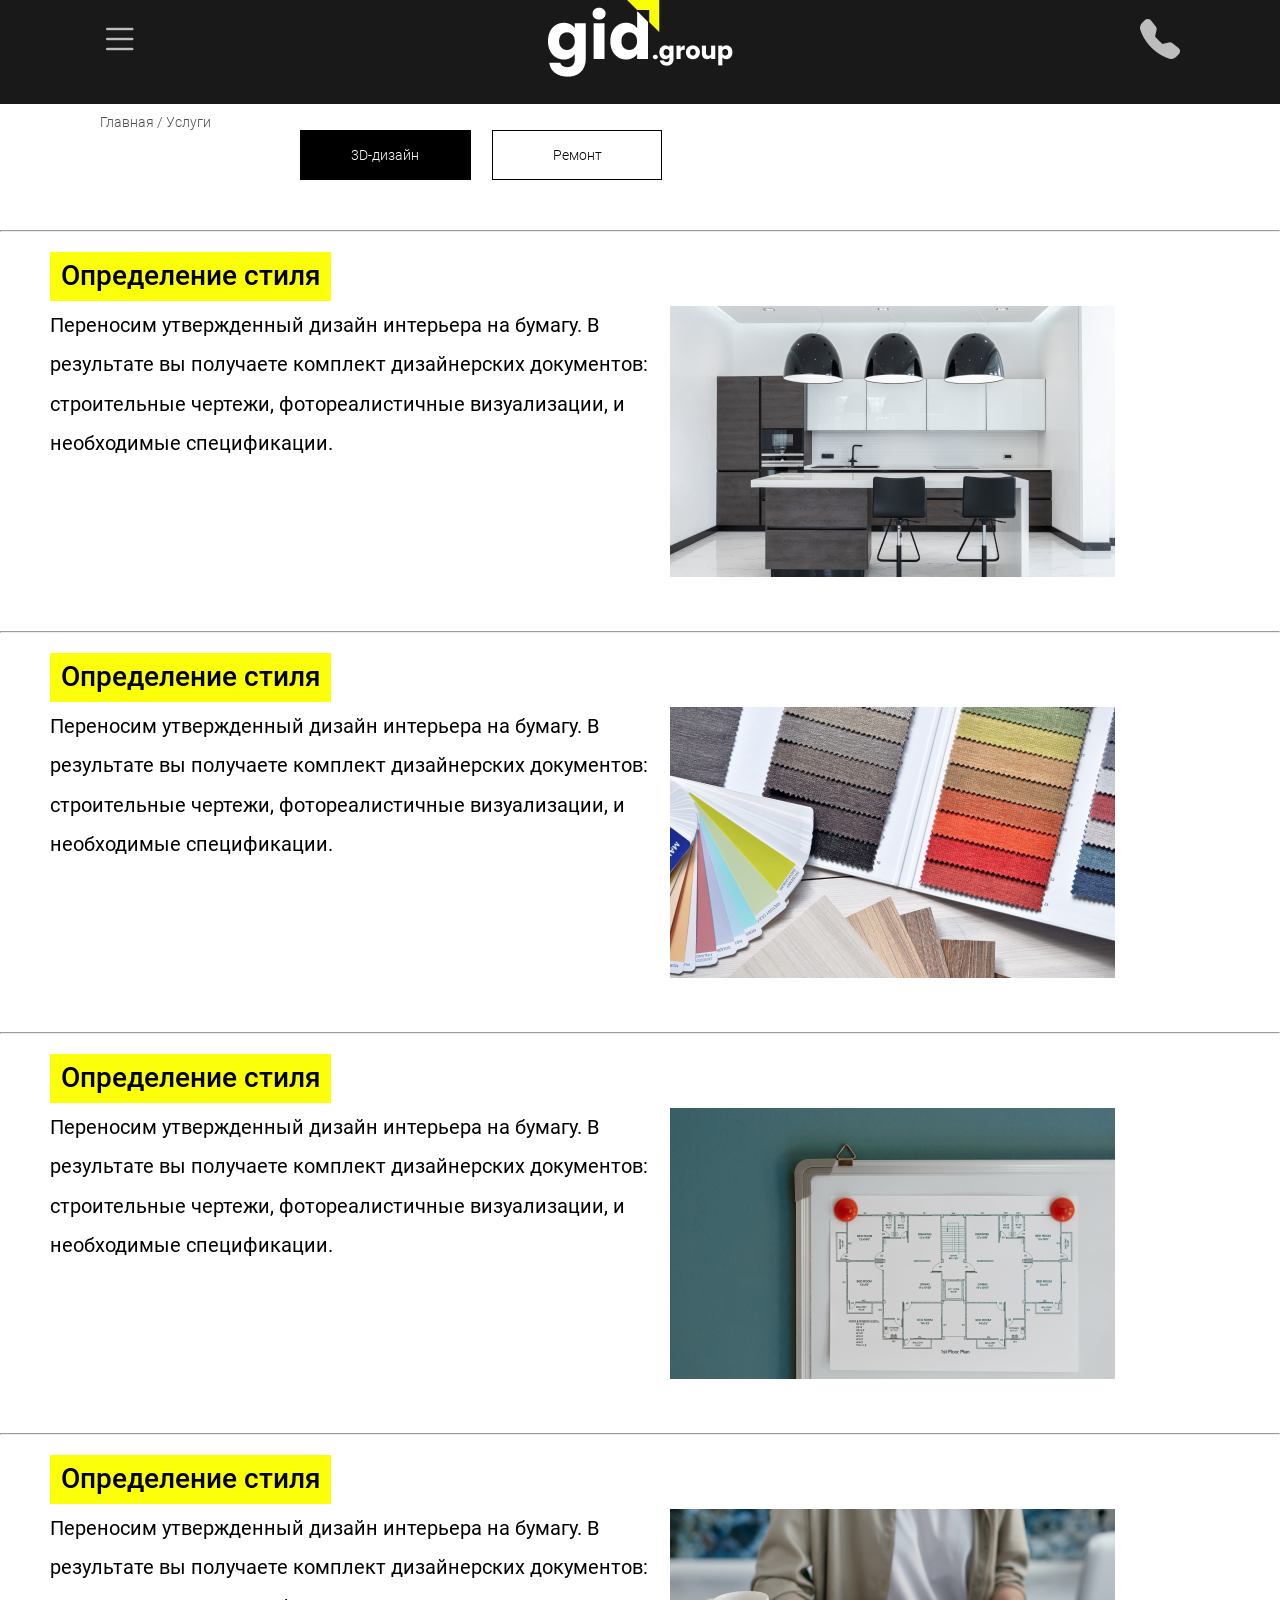
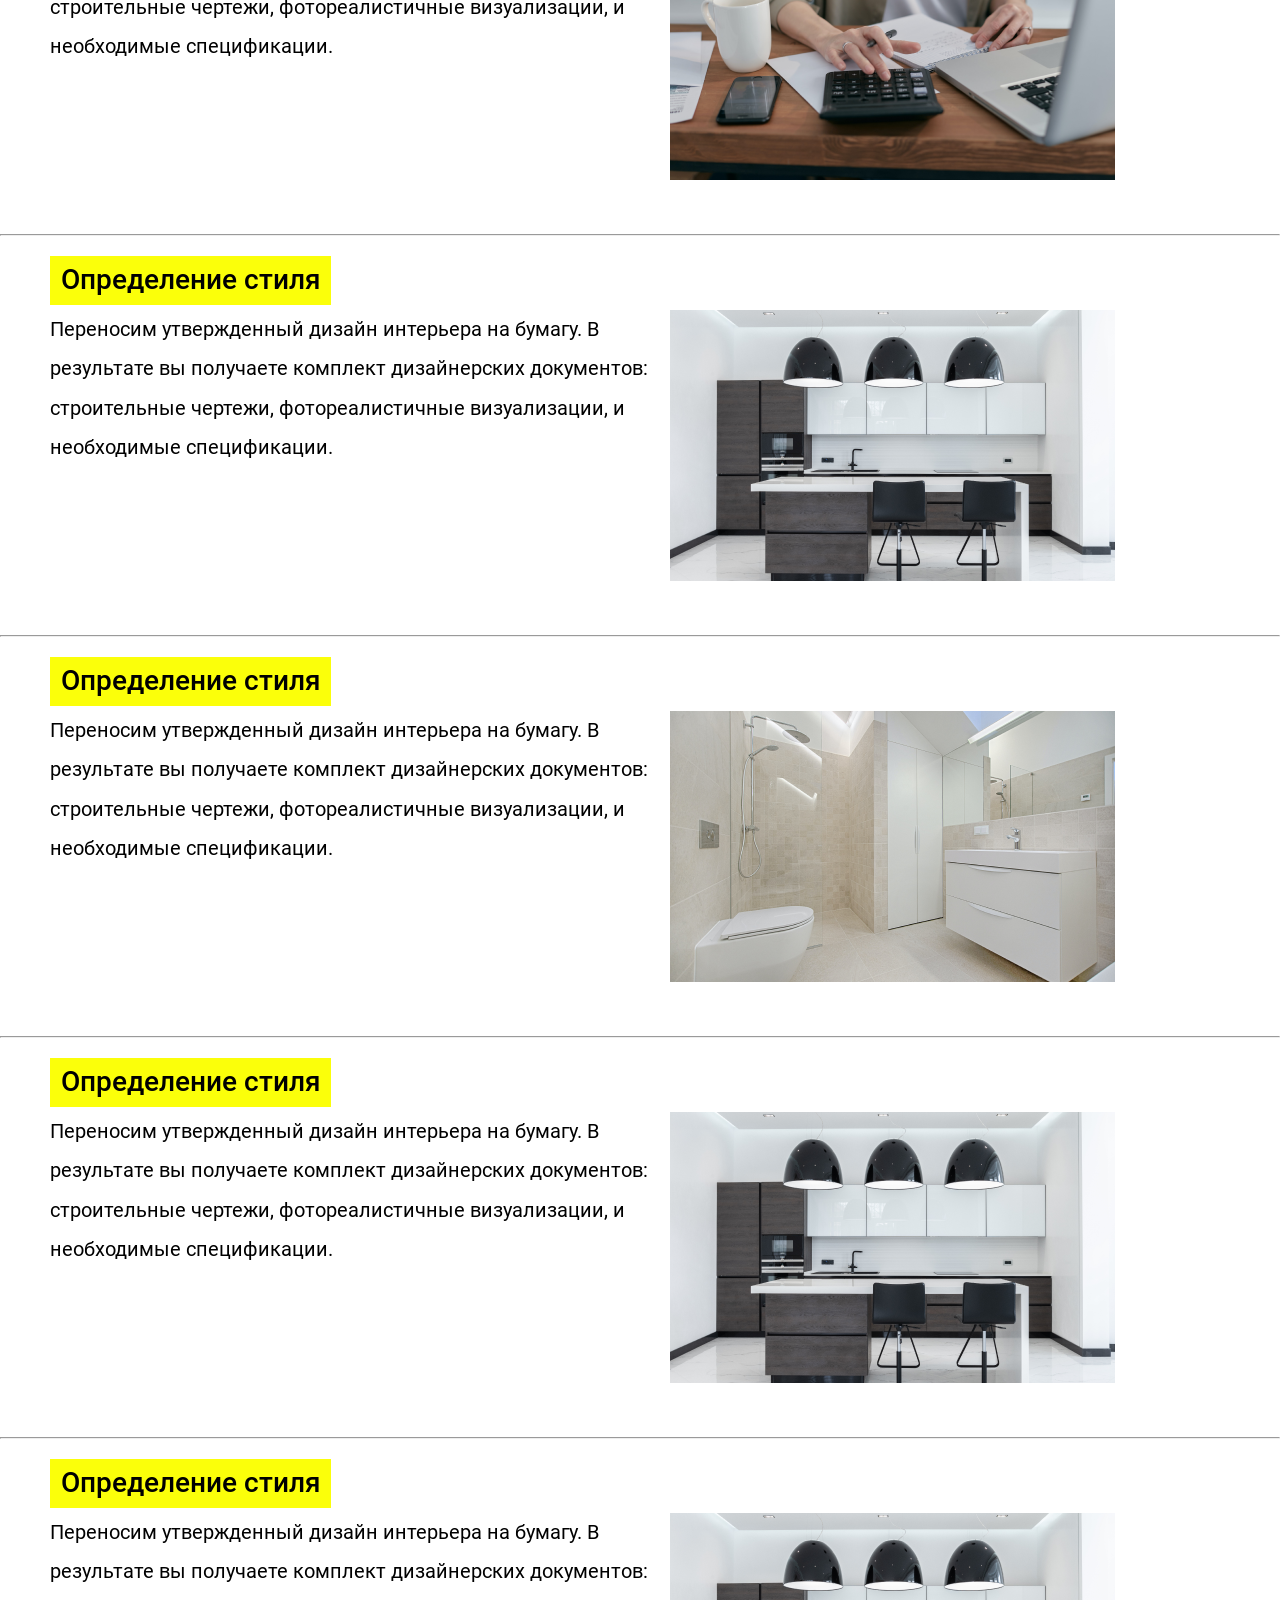
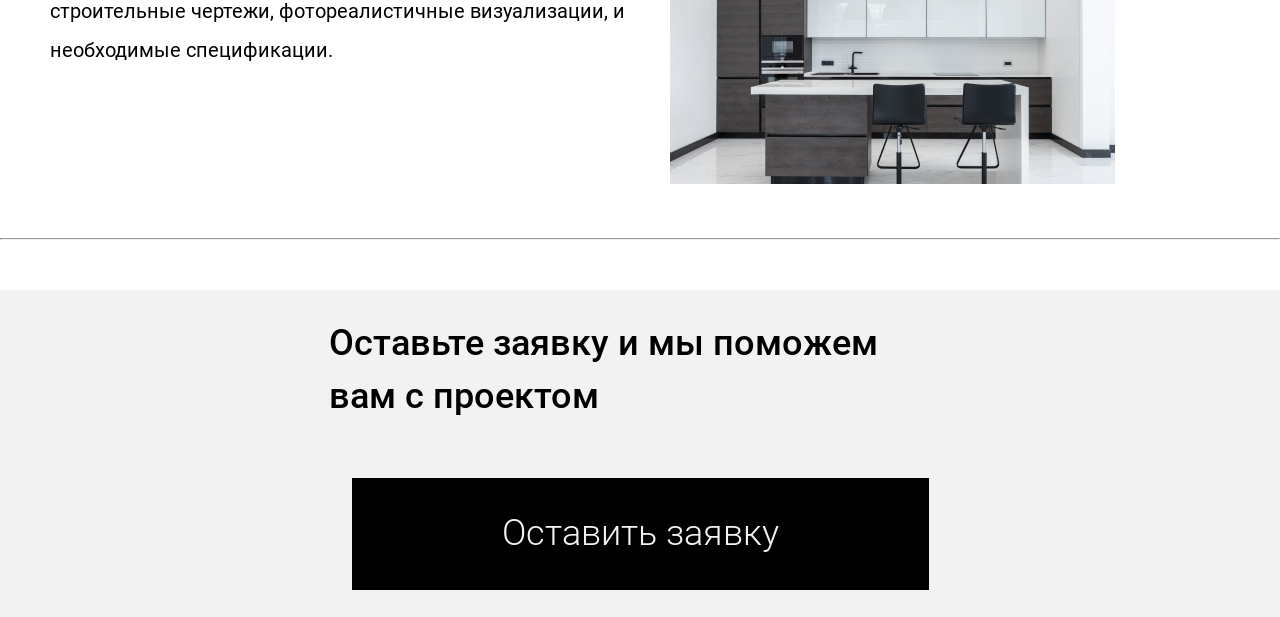
<file: pages/3d/index.html>
<!DOCTYPE html>
<html lang="en">

<head>
    <meta charset="UTF-8">
    <meta name="viewport" content="width=device-width, initial-scale=1.0">
    <title>Document</title>
    <link rel="stylesheet" href="./3d.css">
    <link rel="stylesheet" href="https://cdn.jsdelivr.net/npm/bootstrap-icons@1.11.3/font/bootstrap-icons.min.css">
</head>

<body>
    <div class="container">
        <header class="header">
            <nav class="navbar">
                <div><a href="#"><i class="bi bi-list"></i></a></div>
                <div><a href="./index.html"><img src="./assets/imags/Logo.png" alt="logo"></a></div>
                <div><a href="tel:999654521"><i class="bi bi-telephone-fill"></i></a></div>
            </nav>
        </header>

        <main>
            <p class="main_text">Главная <span>/ Услуги</span></p>
            <div class="ota_btn">
                <button class="btn1">3D-дизайн</button>
                <button class="btn2">Ремонт</button>
            </div>
            <hr>
            <div class="main_box">
                <!-- <p class="main_p"></p> -->
                <!-- <p class="main_p2"></p> -->
              <div class="box1">
                <button class="main_btn1">Определение стиля</button>
                
                <p class="main_text1">Переносим утвержденный дизайн интерьера на бумагу. В результате вы получаете комплект дизайнерских
                    документов: строительные чертежи, фотореалистичные визуализации,
                    и необходимые спецификации.
                </p>
              </div>
                <img class="main_img1" src="./assets/imags/3.png" alt="">
                <hr>
            </div>
            <div class="main_box">
                <!-- <p class="main_p"></p>
                <p class="main_p2"></p> -->
                <button class="main_btn1">Определение стиля</button>
                
                <p class="main_text1">Переносим утвержденный дизайн интерьера на бумагу. В результате вы получаете комплект дизайнерских
                    документов: строительные чертежи, фотореалистичные визуализации,
                    и необходимые спецификации.
                </p>
                <img class="main_img1" src="./assets/imags/4.png" alt="">
                <hr>
            </div>
            <div class="main_box">
                <!-- <p class="main_p"></p>
                <p class="main_p2"></p> -->
                <button class="main_btn1">Определение стиля</button>
                
                <p class="main_text1">Переносим утвержденный дизайн интерьера на бумагу. В результате вы получаете комплект дизайнерских
                    документов: строительные чертежи, фотореалистичные визуализации,
                    и необходимые спецификации.
                </p>
                <img class="main_img1" src="./assets/imags/5.png" alt="">
                <hr>
            </div>
            <div class="main_box">
                <!-- <p class="main_p"></p>
                <p class="main_p2"></p> -->
                <button class="main_btn1">Определение стиля</button>
                
                <p class="main_text1">Переносим утвержденный дизайн интерьера на бумагу. В результате вы получаете комплект дизайнерских
                    документов: строительные чертежи, фотореалистичные визуализации,
                    и необходимые спецификации.
                </p>
                <img class="main_img1" src="./assets/imags/6.png" alt="">
                <hr>
            </div>
            <div class="main_box">
                <!-- <p class="main_p"></p>
                <p class="main_p2"></p> -->
                <button class="main_btn1">Определение стиля</button>
                
                <p class="main_text1">Переносим утвержденный дизайн интерьера на бумагу. В результате вы получаете комплект дизайнерских
                    документов: строительные чертежи, фотореалистичные визуализации,
                    и необходимые спецификации.
                </p>
                <img class="main_img1" src="./assets/imags/3.png" alt="">
                <hr>
            </div>
            <div class="main_box">
                <!-- <p class="main_p"></p>
                <p class="main_p2"></p> -->
                <button class="main_btn1">Определение стиля</button>
                
                <p class="main_text1">Переносим утвержденный дизайн интерьера на бумагу. В результате вы получаете комплект дизайнерских
                    документов: строительные чертежи, фотореалистичные визуализации,
                    и необходимые спецификации.
                </p>
                <img class="main_img1" src="./assets/imags/8.png" alt="">
                <hr>
            </div>
            <div class="main_box">
                <!-- <p class="main_p"></p>
                <p class="main_p2"></p> -->
                <button class="main_btn1">Определение стиля</button>
                
                <p class="main_text1">Переносим утвержденный дизайн интерьера на бумагу. В результате вы получаете комплект дизайнерских
                    документов: строительные чертежи, фотореалистичные визуализации,
                    и необходимые спецификации.
                </p>
                <img class="main_img1" src="./assets/imags/3.png" alt="">
                <hr>
            </div>
            <div class="main_box">
                <!-- <p class="main_p"></p>
                <p class="main_p2"></p> -->
                <button class="main_btn1">Определение стиля</button>
                
                <p class="main_text1">Переносим утвержденный дизайн интерьера на бумагу. В результате вы получаете комплект дизайнерских
                    документов: строительные чертежи, фотореалистичные визуализации,
                    и необходимые спецификации.
                </p>
                <img class="main_img1" src="./assets/imags/3.png" alt="">
                <hr>
            </div>
        </main>

        <section class="section">
            <div>
                <p class="section_text">Оставьте заявку и мы поможем вам с проектом</p>
            </div>
            <div>
                <button class="section_btn">Оставить заявку</button>
            </div>
        </section>

        <footer>
            <!-- <img src="./assets/imags/footer.png" alt=""> -->
        </footer>
    </div>
</body>

</html>
</file>
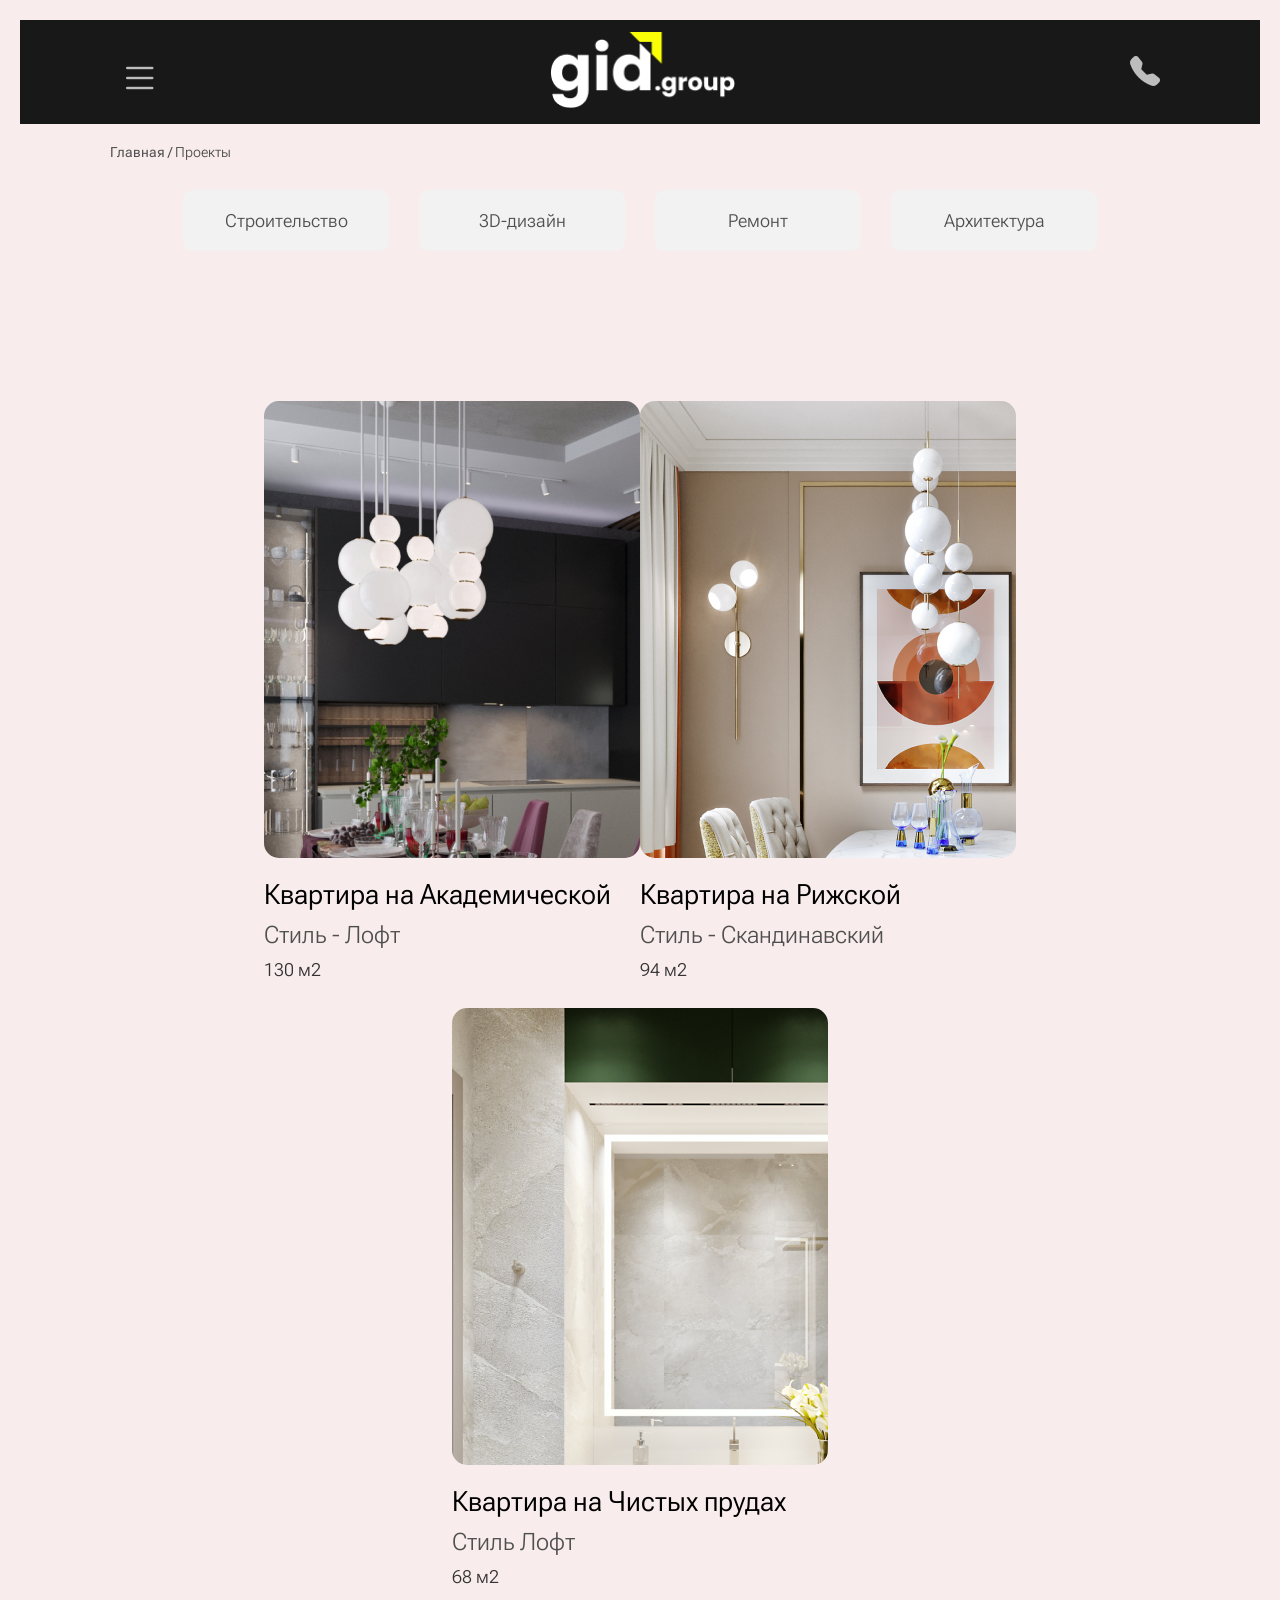
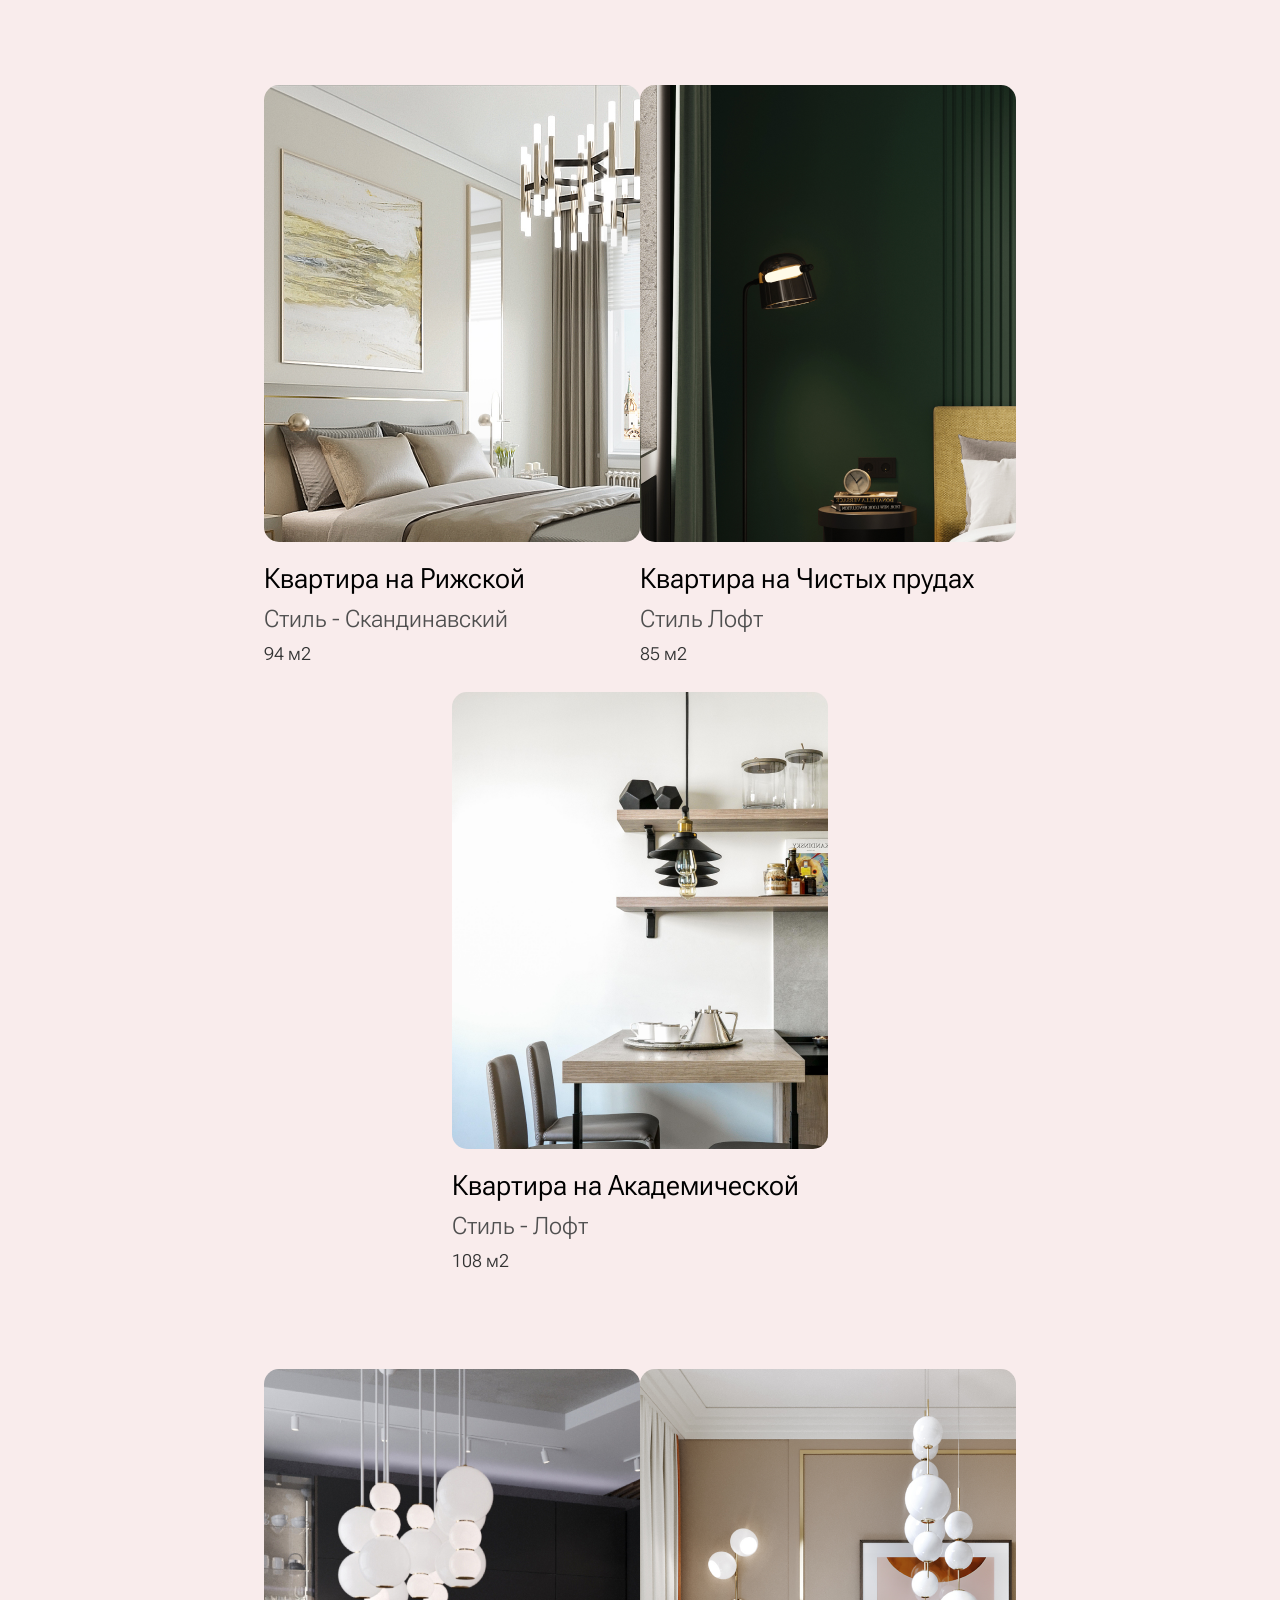
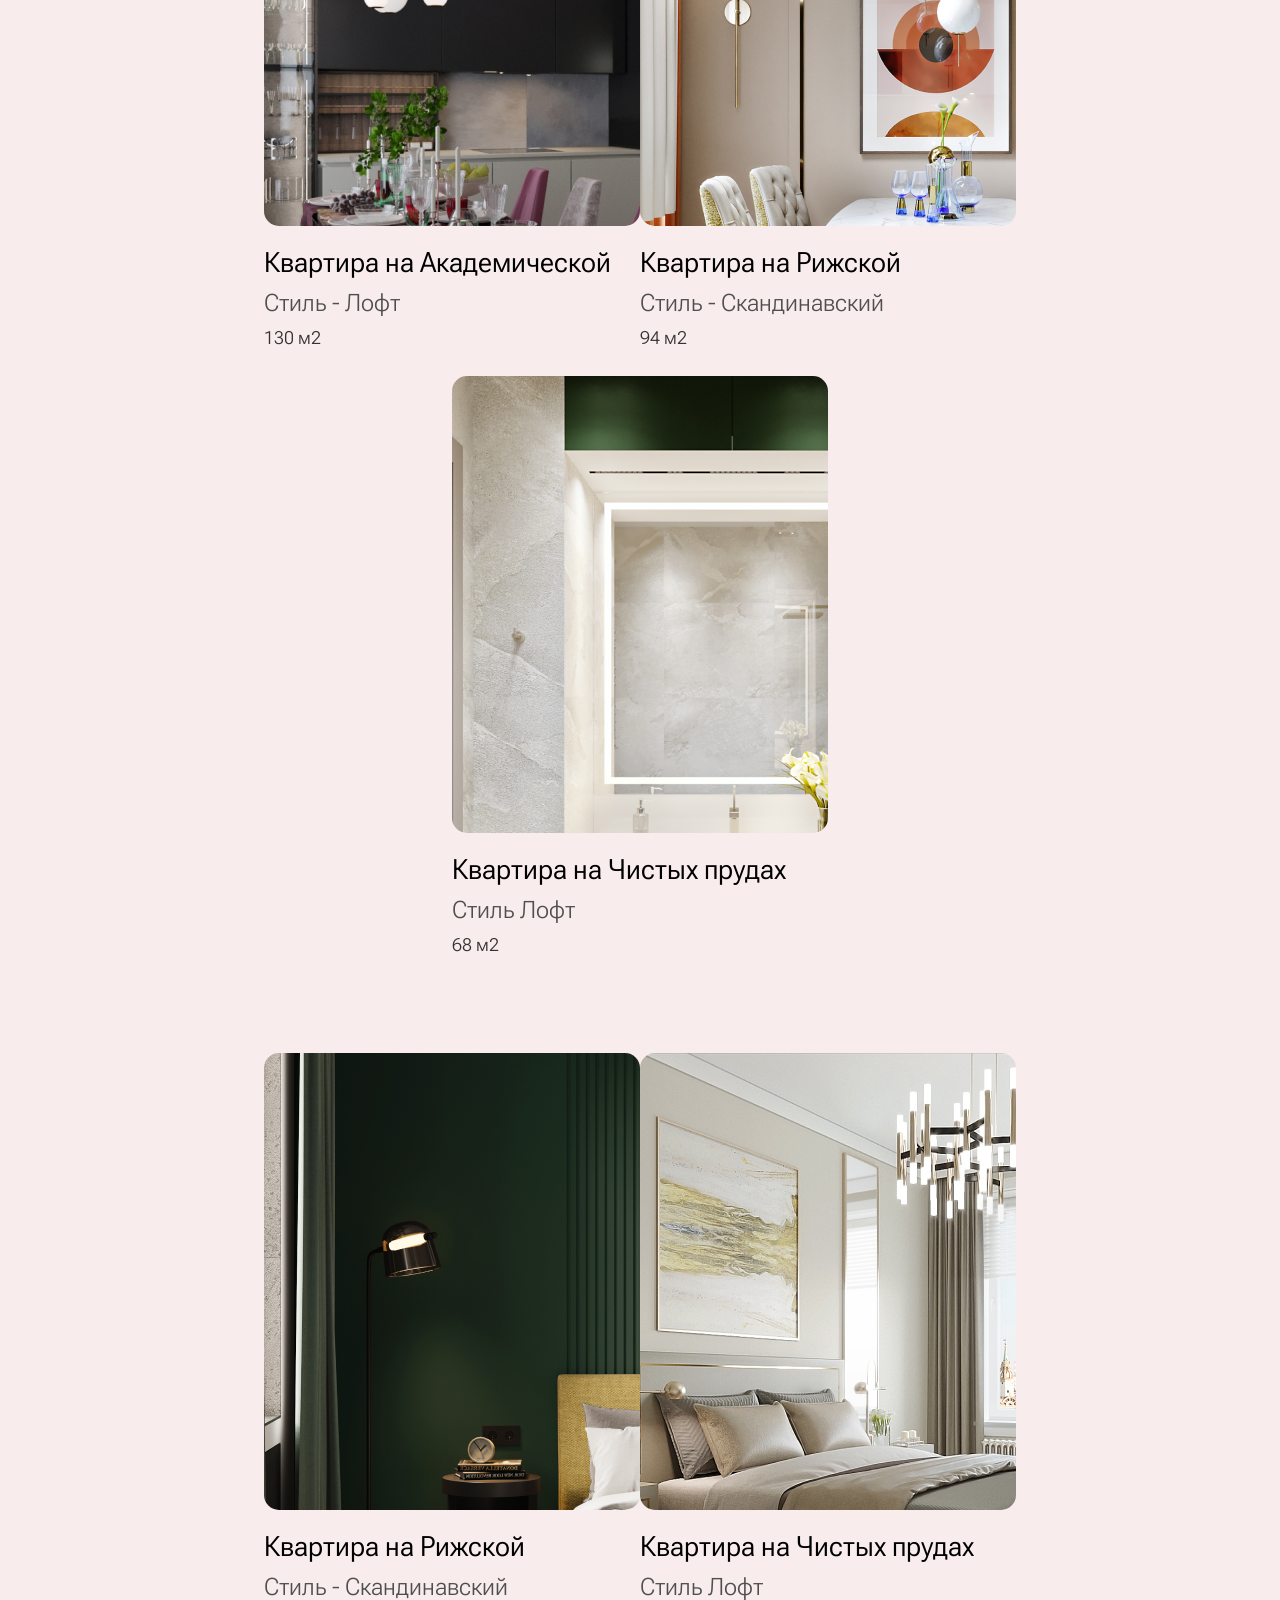
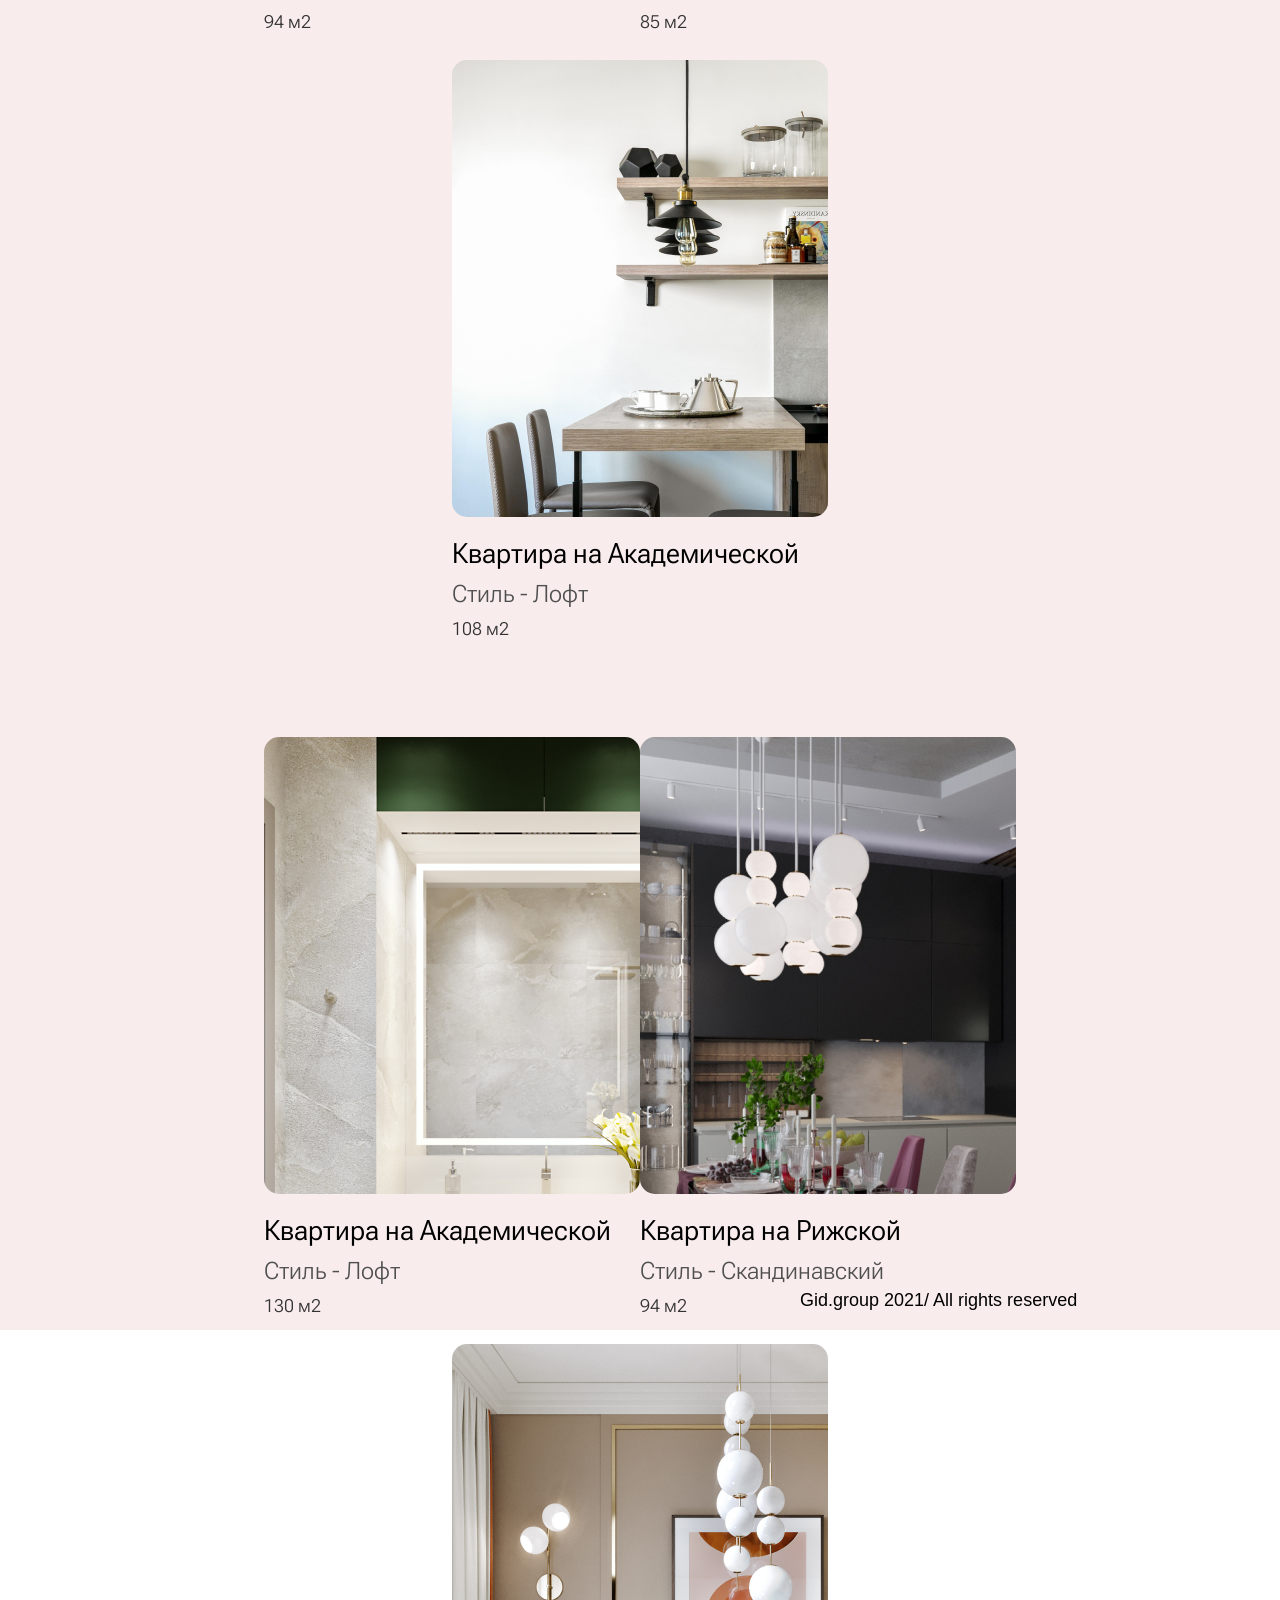
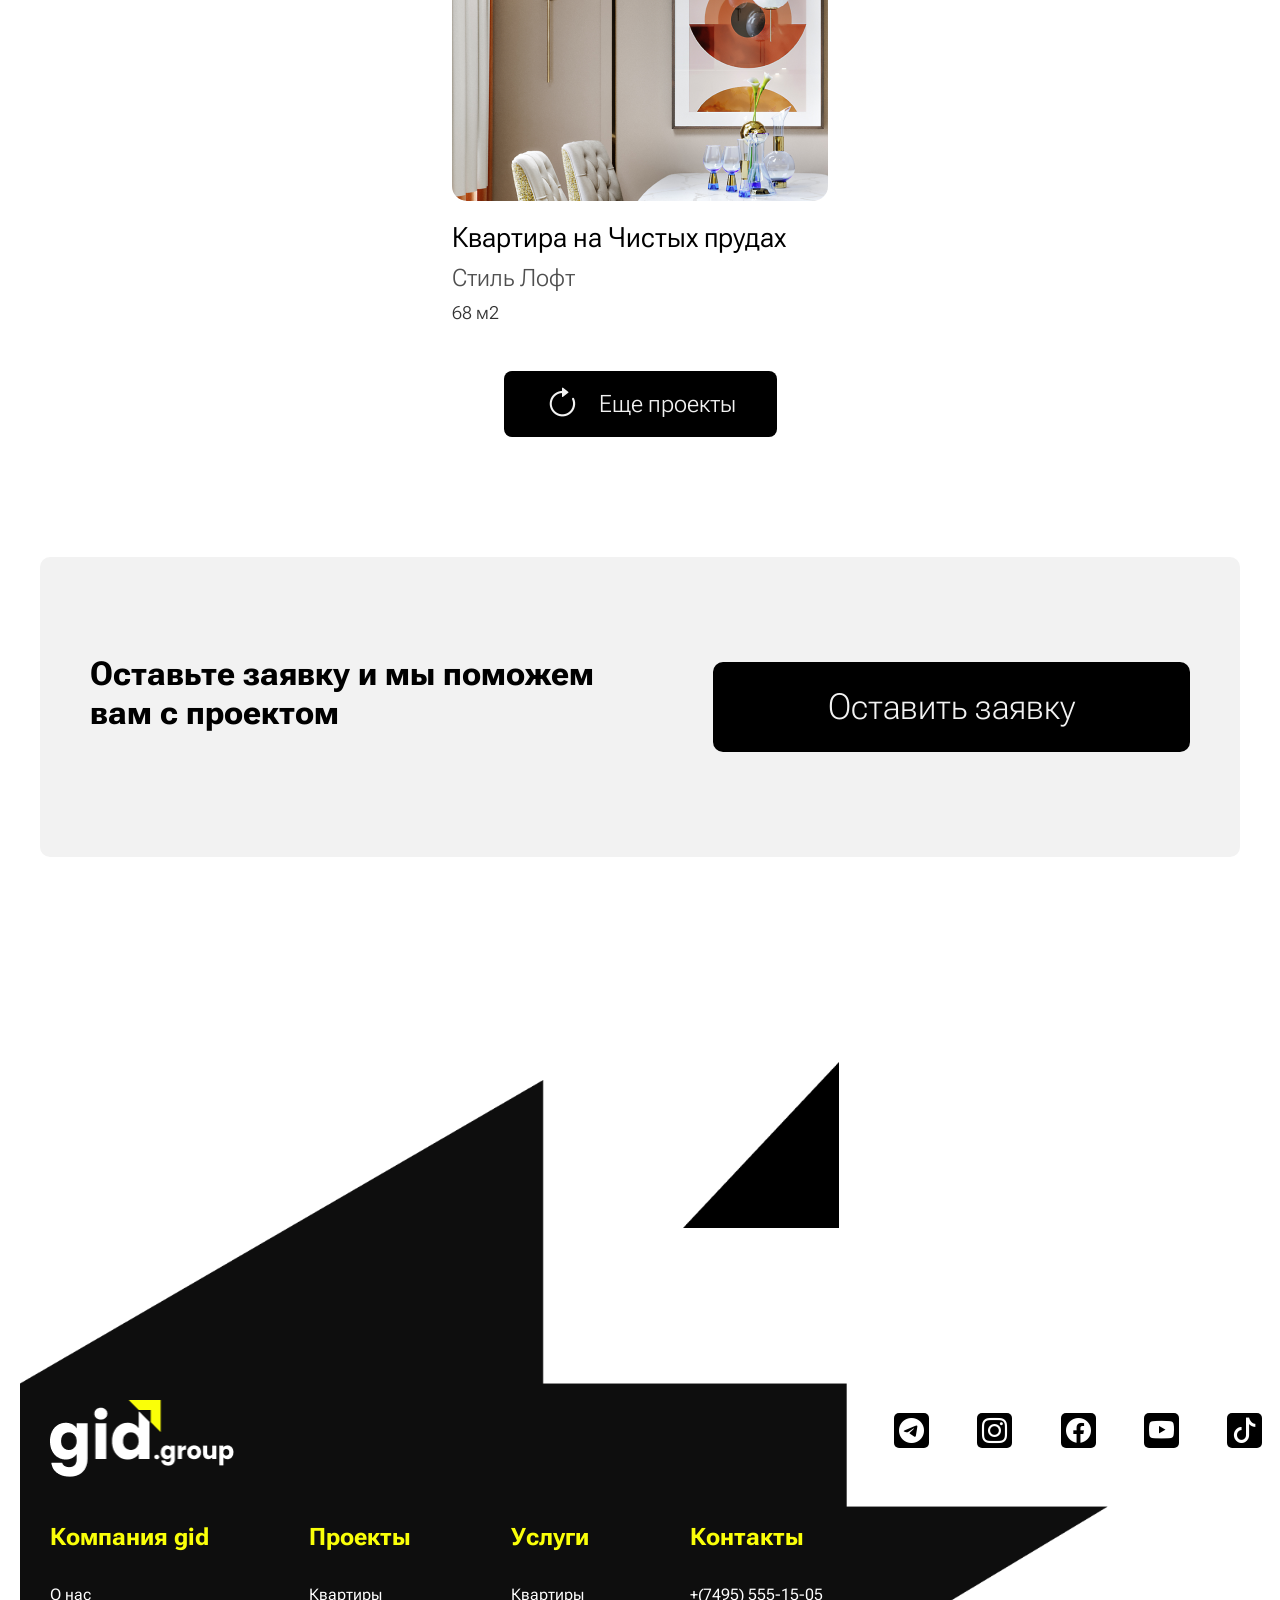
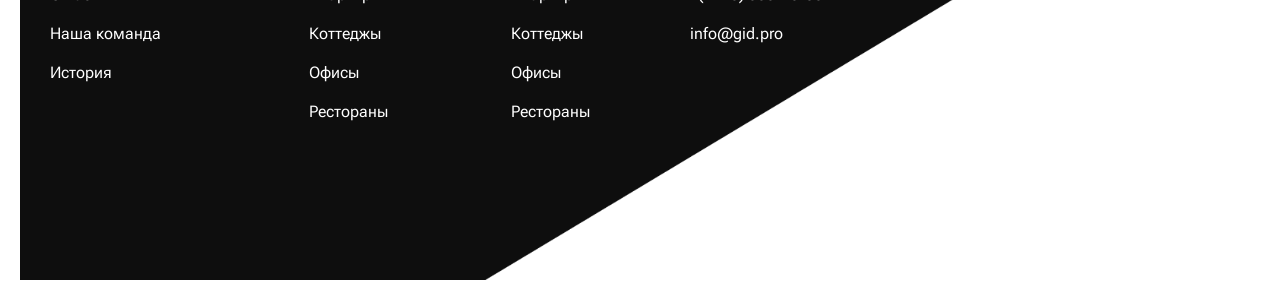
<file: pages/proekt/index.html>
<!DOCTYPE html>
<html lang="en">

<head>
    <meta charset="UTF-8">
    <meta name="viewport" content="width=device-width, initial-scale=1.0">
    <title>proect</title>
    <link rel="stylesheet" href="./main.css">
    <link rel="stylesheet" href="https://cdn.jsdelivr.net/npm/bootstrap-icons@1.11.3/font/bootstrap-icons.min.css">
</head>

<body>
    <div class="container">
        <header class="header">
            <i class="bi bi-list"></i>
            <a href="#"><img class="header_logo" src="./img/logo.png" alt="header logo"></a>
            <a href="tel:+998975790515"><i class="bi bi-telephone-fill"></i></a>
        </header>
        <!-- header tugadi -->

        <p class="main_text">Главная / <span class="span">Проекты</span></p>

        <main class="main">
            <div class="main_btn_div">
                <button class="btn1">Строительство</button>
                <button class="btn2">3D-дизайн</button>
                <button class="btn3">Ремонт</button>
                <button class="btn4">Архитектура</button>
            </div>
        </main>
        <!-- main tugadi -->
        <section class="section">
            <div class="section_div1">
                <div class="section_div1_card1">
                    <div class="section_text_div">
                        <p class="section_text1">Квартира на Академической</p>
                        <p class="section_text2">Стиль - Лофт</p>
                        <p class="section_text3">130 м2</p>
                    </div>
                </div>
                <div class="section_div1_card2">
                    <div class="section_text_div">
                        <p class="section_text1">Квартира на Рижской</p>
                        <p class="section_text2">Стиль - Скандинавский</p>
                        <p class="section_text3">94 м2</p>
                    </div>
                </div>
                <div class="section_div1_card3">
                    <div class="section_text_div">
                        <p class="section_text1">Квартира на Чистых прудах</p>
                        <p class="section_text2">Стиль Лофт</p>
                        <p class="section_text3">68 м2</p>
                    </div>
                </div>
            </div>
            <div class="section_div2">
                <div class="section_div2_card1">
                    <div class="section_text_div">
                        <p class="section_text1">Квартира на Рижской</p>
                        <p class="section_text2">Стиль - Скандинавский</p>
                        <p class="section_text3">94 м2</p>
                    </div>
                </div>
                <div class="section_div2_card2">
                    <div class="section_text_div">
                        <p class="section_text1">Квартира на Чистых прудах</p>
                        <p class="section_text2">Стиль Лофт</p>
                        <p class="section_text3">85 м2</p>
                    </div>
                </div>
                <div class="section_div2_card3">
                    <div class="section_text_div">
                        <p class="section_text1">Квартира на Академической</p>
                        <p class="section_text2">Стиль - Лофт</p>
                        <p class="section_text3">108 м2</p>
                    </div>
                </div>
            </div>
            <div class="section_div3">
                <div class="section_div3_card1">
                    <div class="section_text_div">
                        <p class="section_text1">Квартира на Академической</p>
                        <p class="section_text2">Стиль - Лофт</p>
                        <p class="section_text3">130 м2</p>
                    </div>
                </div>
                <div class="section_div3_card2">
                    <div class="section_text_div">
                        <p class="section_text1">Квартира на Рижской</p>
                        <p class="section_text2">Стиль - Скандинавский</p>
                        <p class="section_text3">94 м2</p>
                    </div>
                </div>
                <div class="section_div3_card3">
                    <div class="section_text_div">
                        <p class="section_text1">Квартира на Чистых прудах</p>
                        <p class="section_text2">Стиль Лофт</p>
                        <p class="section_text3">68 м2</p>
                    </div>
                </div>
            </div>
            <div class="section_div4">
                <div class="section_div4_card1">
                    <div class="section_text_div">
                        <p class="section_text1">Квартира на Рижской</p>
                        <p class="section_text2">Стиль - Скандинавский</p>
                        <p class="section_text3">94 м2</p>
                    </div>
                </div>
                <div class="section_div4_card2">
                    <div class="section_text_div">
                        <p class="section_text1">Квартира на Чистых прудах</p>
                        <p class="section_text2">Стиль Лофт</p>
                        <p class="section_text3">85 м2</p>
                    </div>
                </div>
                <div class="section_div4_card3">
                    <div class="section_text_div">
                        <p class="section_text1">Квартира на Академической</p>
                        <p class="section_text2">Стиль - Лофт</p>
                        <p class="section_text3">108 м2</p>
                    </div>
                </div>
            </div>
            <div class="section_div5">
                <div class="section_div5_card1">
                    <div class="section_text_div">
                        <p class="section_text1">Квартира на Академической</p>
                        <p class="section_text2">Стиль - Лофт</p>
                        <p class="section_text3">130 м2</p>
                    </div>
                </div>
                <div class="section_div5_card2">
                    <div class="section_text_div">
                        <p class="section_text1">Квартира на Рижской</p>
                        <p class="section_text2">Стиль - Скандинавский</p>
                        <p class="section_text3">94 м2</p>
                    </div>
                </div>
                <div class="section_div5_card3">
                    <div class="section_text_div">
                        <p class="section_text1">Квартира на Чистых прудах</p>
                        <p class="section_text2">Стиль Лофт</p>
                        <p class="section_text3">68 м2</p>
                    </div>
                </div>
            </div>
            <button class="section_btn"><i class="bi bi-arrow-clockwise"></i> Еще проекты</button>
        </section>
        <!-- section tugadi -->

        <section class="section2">
            <hr class="hr">
            <div class="section2_card_div">
                <p class="section2_card_div_text">Оставьте заявку и мы поможем вам с проектом</p>
                <button class="section2_card_div_btn">Оставить заявку</button>
            </div>
            <hr class="hr">
        </section>
        <!-- section2 tugadi -->

        <footer class="footer">
            <div class="image1">
                <img class="footer_img_1" src="../proekt/img/footer img1.png" alt="footer_img_1">
                <a href="#"><img class="footer_logo" src="./img/logo.png" alt="footer logo"></a>
                <div class="fotter_text_div">
                    <div class="fotter_text_div1">
                        <p class="fotter_text_div11">Компания gid</p>
                        <p class="fotter_text_div22">О нас</p>
                        <p class="fotter_text_div22">Наша команда</p>
                        <p class="fotter_text_div22">История</p>
                    </div>
                    <div class="fotter_text_div2">
                        <p class="fotter_text_div11">Проекты</p>
                        <p class="fotter_text_div22">Квартиры</p>
                        <p class="fotter_text_div22">Коттеджы</p>
                        <p class="fotter_text_div22">Офисы</p>
                        <p class="fotter_text_div22">Рестораны</p>
                    </div>
                    <div class="fotter_text_div3">
                        <p class="fotter_text_div11">Услуги</p>
                        <p class="fotter_text_div22">Квартиры</p>
                        <p class="fotter_text_div22">Коттеджы</p>
                        <p class="fotter_text_div22">Офисы</p>
                        <p class="fotter_text_div22">Рестораны</p>
                    </div>
                    <div class="fotter_text_div4">
                        <p class="fotter_text_div11">Контакты</p>
                        <a class="fotter_href" href="tel:+(7495) 555-15-05">
                            <p class="fotter_text_div22">+(7495) 555-15-05</p>
                        </a>
                        <a class="fotter_href" href="dilshodx516@gmail.com">
                            <p class="fotter_text_div22">info@gid.pro</p>
                        </a>
                    </div>
                </div>
                <div class="icon_div">
                    <a class="aaaa" href="https://web.telegram.org/k/"><i class="bi bi-telegram "></i></a>
                    <a class="aaaa" href="https://www.instagram.com/"><i class="bi bi-instagram "></i></a>
                    <a class="aaaa" href="https://www.facebook.com/"> <i class="bi bi-facebook "></i></a>
                    <a class="aaaa" href="https://www.youtube.com/"><i class="bi bi-youtube "></i></a>
                    <a class="aaaa" href="https://www.tiktok.com/"><i class="bi bi-tiktok "></i></a>
                    <a class="aaaa" href="https://www.what.com/"><i class="bi bi-whatsapp "></i></a>
                </div>
            </div>

            <div class="imggggg">
                <img class="footer_img_2" src="../proekt/img/footer img 2.png" alt="footer_img_2">
            </div>
            <a href="https://gid.group/"><img class="fotter_btn" src="./img/Group 28.png" alt="fotter_btn"></a>
            <p class="footer_textcha">Gid.group 2021/ All rights reserved</p>
        </footer>
        <!-- footer tugadi -->
    </div>
</body>

</html>
</file>
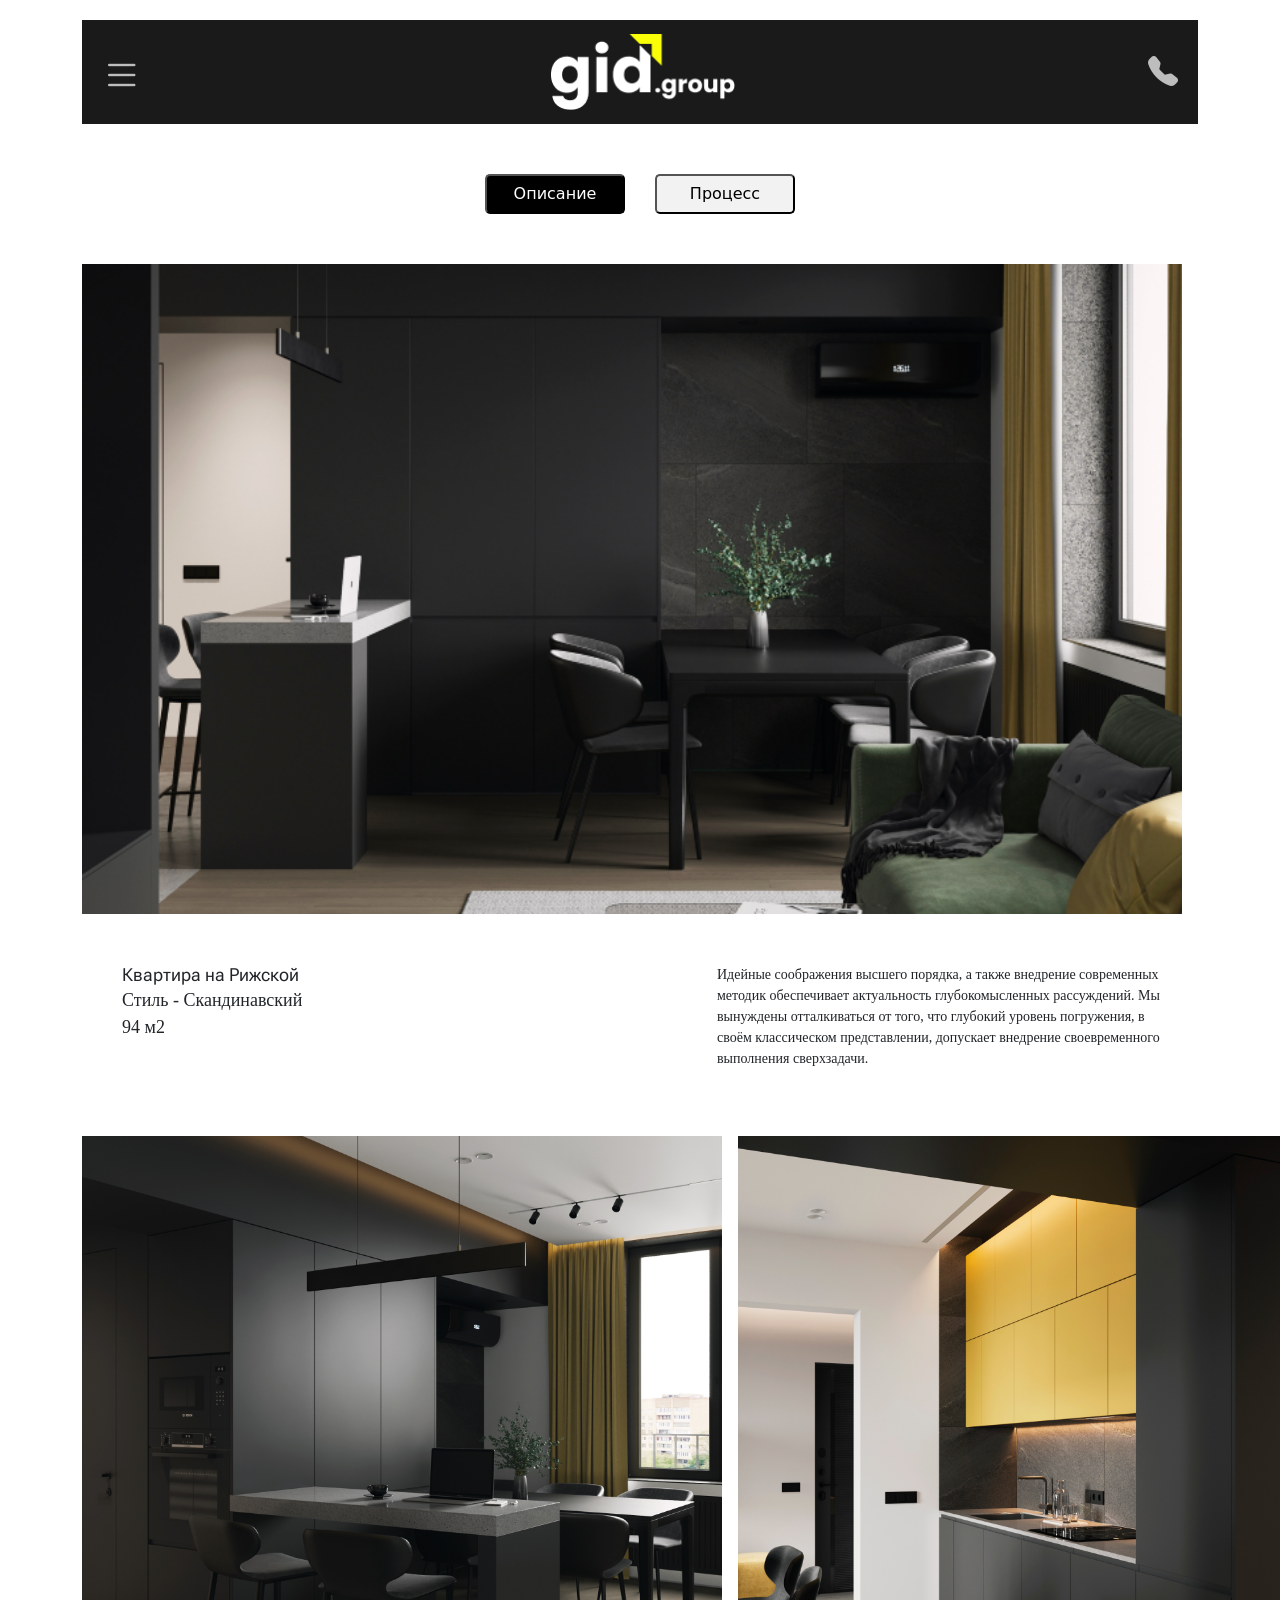
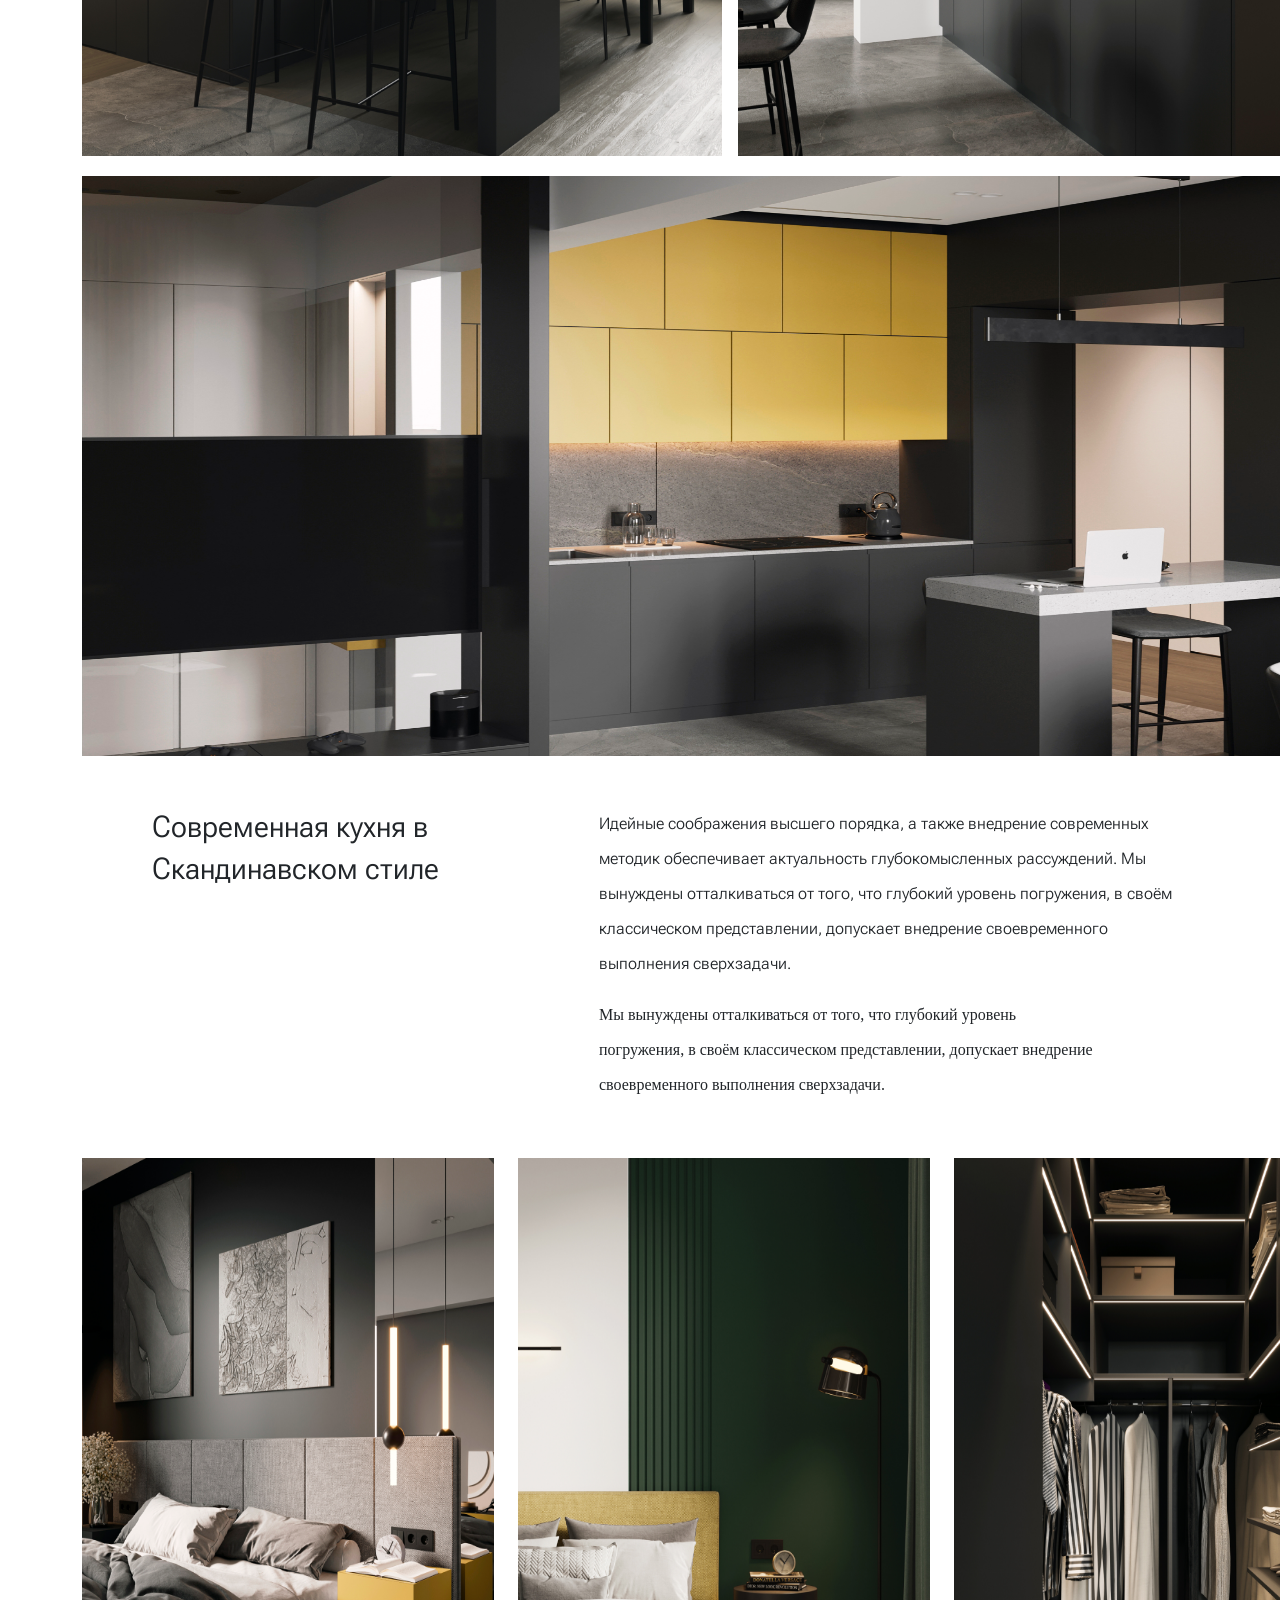
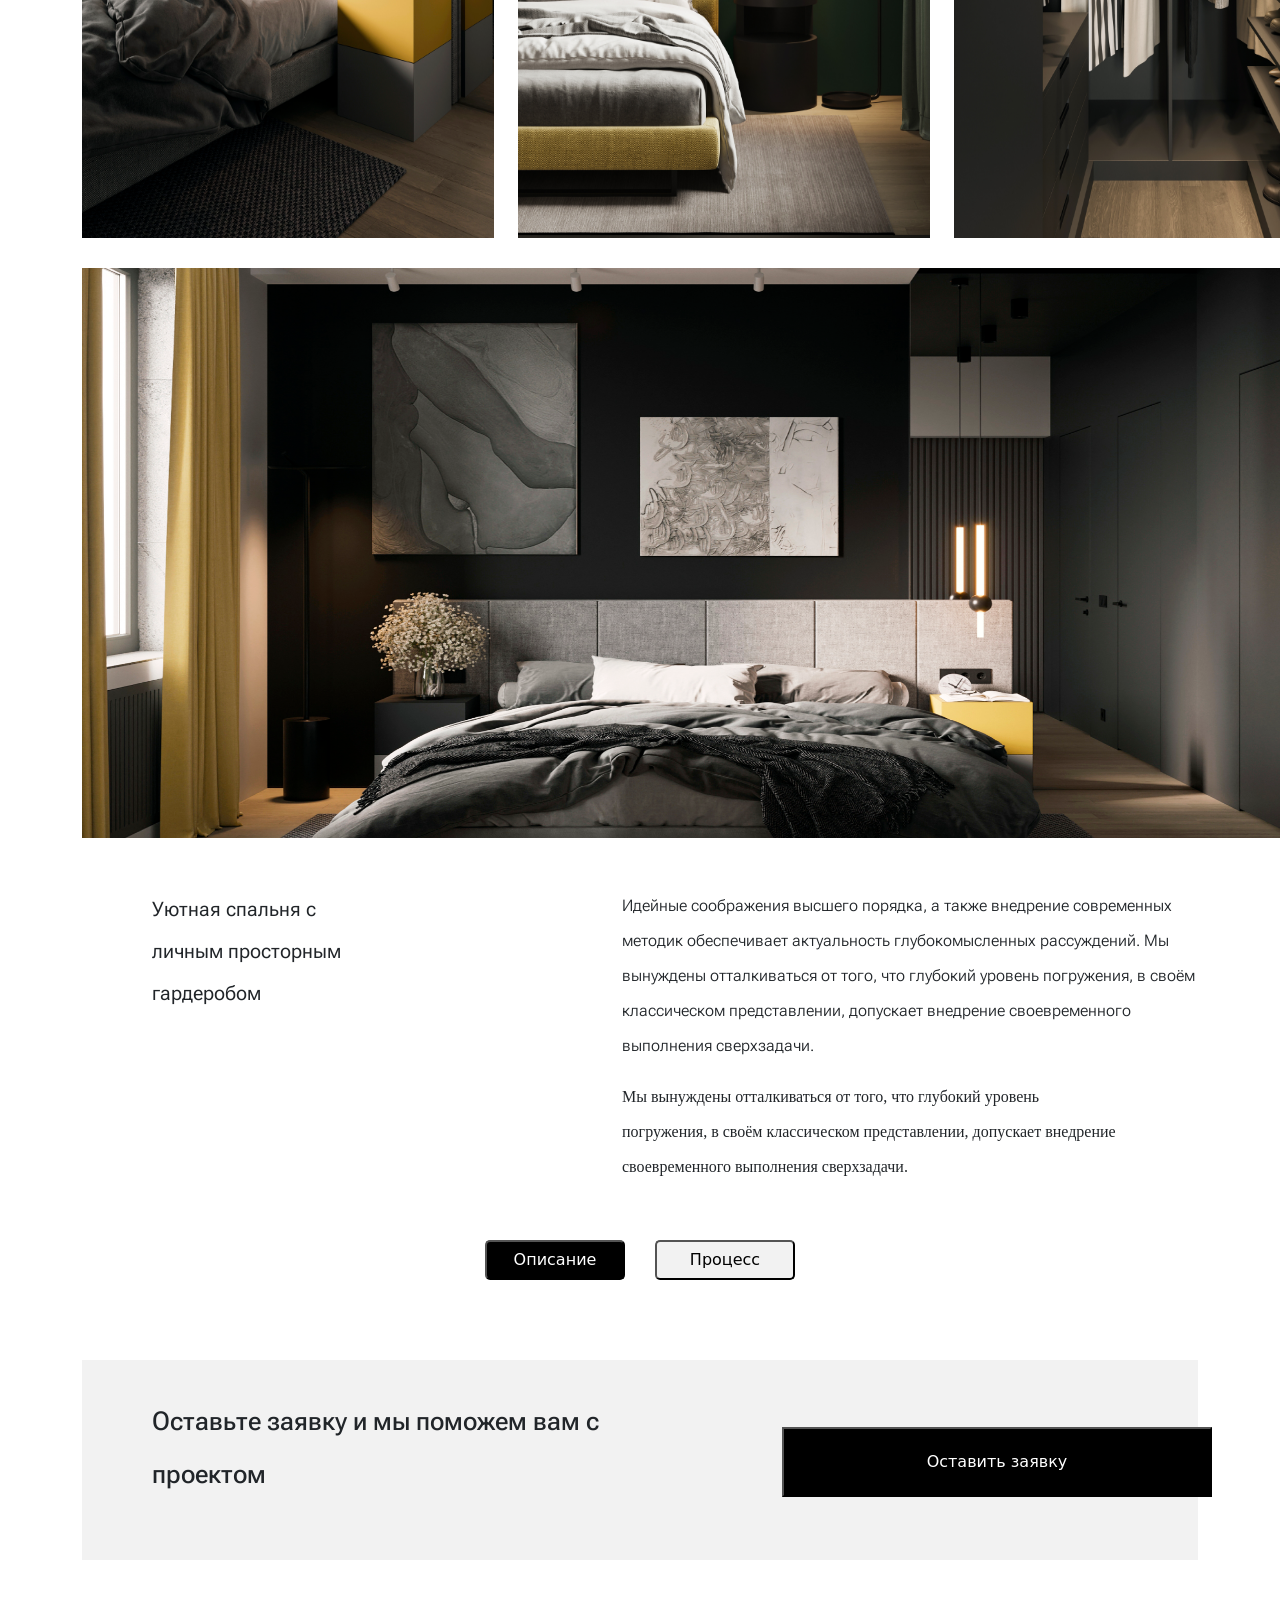
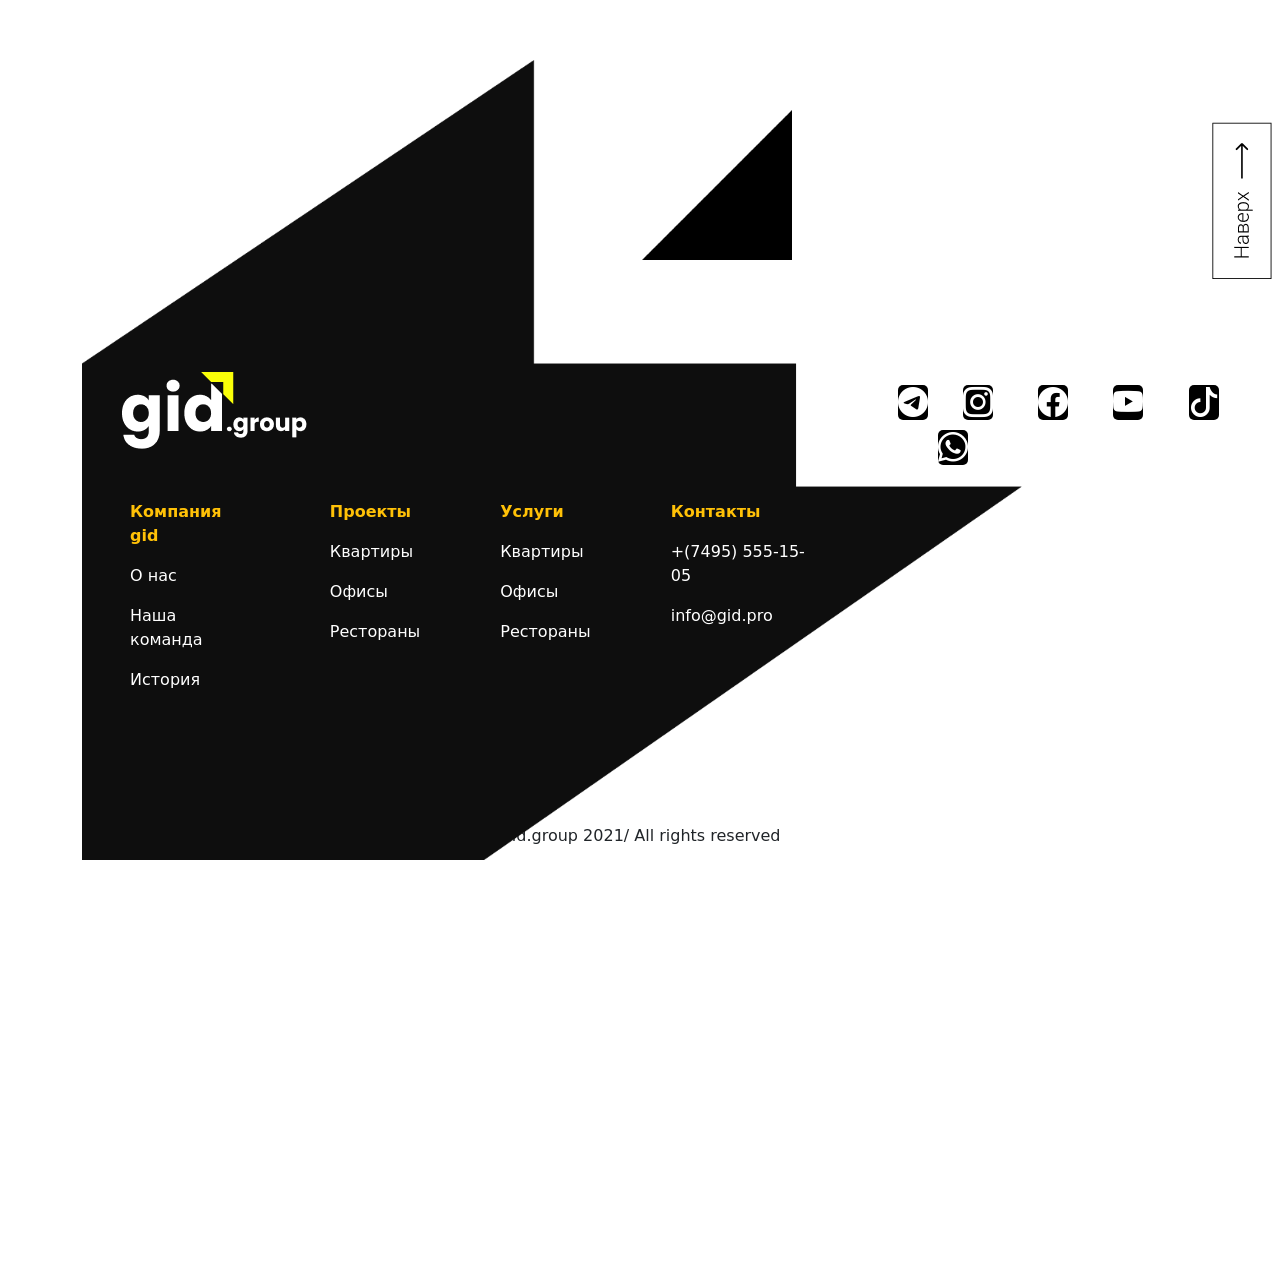
<file: pages/proekt2/index.html>
<!DOCTYPE html>
<html lang="en">

<head>
    <meta charset="UTF-8">
    <meta name="viewport" content="width=device-width, initial-scale=1.0">
    <title>proect</title>
    <link rel="stylesheet" href="./proekt2.css">
    <link rel="stylesheet" href="https://cdn.jsdelivr.net/npm/bootstrap-icons@1.11.3/font/bootstrap-icons.min.css">

    <link href="https://cdn.jsdelivr.net/npm/bootstrap@5.3.3/dist/css/bootstrap.min.css" rel="stylesheet"
        integrity="sha384-QWTKZyjpPEjISv5WaRU9OFeRpok6YctnYmDr5pNlyT2bRjXh0JMhjY6hW+ALEwIH" crossorigin="anonymous">

</head>

<body>
    <div class="container">
        <header class="header_one">
            <i class="bi bi-list"></i>
            <a href="#"><img class="header_logo_one" src="./assets/imagis/Logo (1).png" alt="header logo"></a>
            <a href="tel:+998930583817"><i class="bi bi-telephone-fill"></i></a>

        </header>
        <main>
            <div class="fred">
                <p>Главная / </p>
                <p>Проекты / </p>
                <p>Проект</p>
            </div>
            <div class="button_card">
                <button class="button_one">Описание</button>
                <button class="button_two">Процесс</button>
            </div>
            <div class="">
                <img class="main_img_one" src="./assets/imagis/LIVING_02 1.png" alt="">
            </div>
            <div class="buliom_all">
                <div>
                    <p class="black_text">Квартира на Рижской</p>
                    <p class="grey_text">Стиль - Скандинавский</p>
                    <p class="soonetr">94 м2</p>
                </div>
                <div>
                    <p class="uzun_text">Идейные соображения высшего порядка, а также внедрение современных методик
                        обеспечивает
                        актуальность глубокомысленных рассуждений. Мы вынуждены отталкиваться от того, что глубокий
                        уровень погружения, в своём классическом представлении, допускает внедрение своевременного
                        выполнения сверхзадачи.</p>
                </div>

            </div>
            <div class="d-flex">
                <div>
                    <img class="dref_img1" src="./assets/imagis/LIVING_06 1.png" alt="">
                </div>

                <img class="dref_img1 ms-3" src="./assets/imagis/LIVING_10 1.png" alt="">

            </div>
            <div>
                <img class="assul_img" src="./assets/imagis/LIVING_05 1.png" alt="">
            </div>
            <div class="d-flex">
                <div>
                    <p class="oldasl_text">Современная кухня
                        в Скандинавском стиле</p>
                </div>
                <div>
                    <p class="help_text">Идейные соображения высшего порядка, а также внедрение современных методик
                        обеспечивает
                        актуальность
                        глубокомысленных рассуждений. Мы вынуждены отталкиваться от того, что глубокий уровень
                        погружения, в
                        своём классическом представлении, допускает внедрение своевременного выполнения сверхзадачи.</p>
                    <p class="ofik_text"> Мы вынуждены отталкиваться от того, что глубокий уровень погружения, в своём
                        классическом
                        представлении, допускает внедрение своевременного выполнения сверхзадачи.</p>
                </div>
            </div>
            <div class="d-flex">
                <div>
                    <img class="well_text" src="./assets/imagis/bedroom_big_4 1.png" alt="">
                </div>
                <div>
                    <img class="well_text ms-4" src="./assets/imagis/bedroom_small_6 3.png" alt="">
                </div>
                <div>
                    <img class="well_text ms-4" src="./assets/imagis/bedroom_big_9 1.png" alt="">
                </div>
            </div>
            <div>
                <img class="cold_welovin" src="./assets/imagis/bedroom_big_1 1.png" alt="">
            </div>
        </main>
        <section>

            <div class="d-flex">
                <div>
                    <p class="section_text">Уютная спальня
                        с личным просторным гардеробом</p>
                </div>
                <div class="gang">
                    <p class="help_text">Идейные соображения высшего порядка, а также внедрение современных методик
                        обеспечивает
                        актуальность
                        глубокомысленных рассуждений. Мы вынуждены отталкиваться от того, что глубокий уровень
                        погружения, в
                        своём классическом представлении, допускает внедрение своевременного выполнения сверхзадачи.</p>
                    <p class="ofik_text"> Мы вынуждены отталкиваться от того, что глубокий уровень погружения, в своём
                        классическом
                        представлении, допускает внедрение своевременного выполнения сверхзадачи.</p>
                </div>
            </div>
            <div class="button_card_one">
                <button class="button_one">Описание</button>
                <button class="button_two">Процесс</button>
            </div>
            <div class="d-flex">
                <div class="border_card">
                    <p class="section_bott">Оставьте заявку и мы поможем вам с проектом</p>
                    <div>
                        <button class="section_btn">Оставить заявку</button>
                    </div>
                </div>

            </div>
        </section>
        <footer class="footer">
            <div class="footer_card">
                <img class="footer_img" src="./assets/imagis/Rectangle 56 (1).png" alt="">
                <img class="foot_img_logo" src="./assets/imagis/Logo (2).png" alt="">
            </div>
            <div>
                <img class="footer_img_one" src="./assets/imagis/Rectangle 165 (1).png" alt="">
            </div>
            <div>




            </div>
            <div class=" dfghjk  d-flex">
                <div class="ms-5">
                    <p class=" text-warning font_larfont_lar">Компания gid</p>
                    <p>О нас</p>
                    <p>Наша команда</p>
                    <p>История</p>
                </div>

                <div class="foot_text1">
                    <p class="text-warning font_larfont_lar">Проекты</p>
                    <p>Квартиры</p>
                    <p>Офисы</p>
                    <p>Рестораны</p>
                </div>
                <div class="foot_text2">
                    <p class="text-warning font_larfont_lar">Услуги</p>
                    <p>Квартиры</p>
                    <p>Офисы</p>
                    <p>Рестораны</p>
                </div>
                <div class="foot_text3">
                    <p class="text-warning font_larfont_lar">Контакты</p>
                    <a class="food_tel" href="tel:+99893550515">
                        <p>+(7495) 555-15-05</p>
                    </a>
                    <a class="food_tel" href="nematovj708@gmail.com">
                        <p>info@gid.pro</p>
                    </a>
                    <div>

                    </div>
                </div>
                <div class="icone_bord">

                    <a href="https://web.telegram.org/a/"> <i class="bi bi-telegram"></i></a>
                    <a href="https://www.instagram.com/?hl=ru"> <i class="bi bi-instagram"></i></a>
                    <a href="https://ru-ru.facebook.com/"> <i class="bi bi-facebook"></i></a>
                    <a href="https://www.youtube.com/"> <i class="bi bi-youtube"></i></a>
                    <a href="https://tik-tok.softonic.ru/"> <i class="bi bi-tiktok"></i></a>
                    <a href="https://www.whatsapp.com/"> <i class="bi bi-whatsapp"></i></a>
                </div>
            </div>
            <a href="https://gid.group/"> <img class="drell_img" src="./assets/imagis/Screenshot 2024-03-20 100029.png"
                    alt=""></a>
    </div>
   <div class="footer_button">
    <p>Gid.group 2021/ All rights reserved</p>
   </div>
    </footer>
    </div>
</body>

</html>
</file>
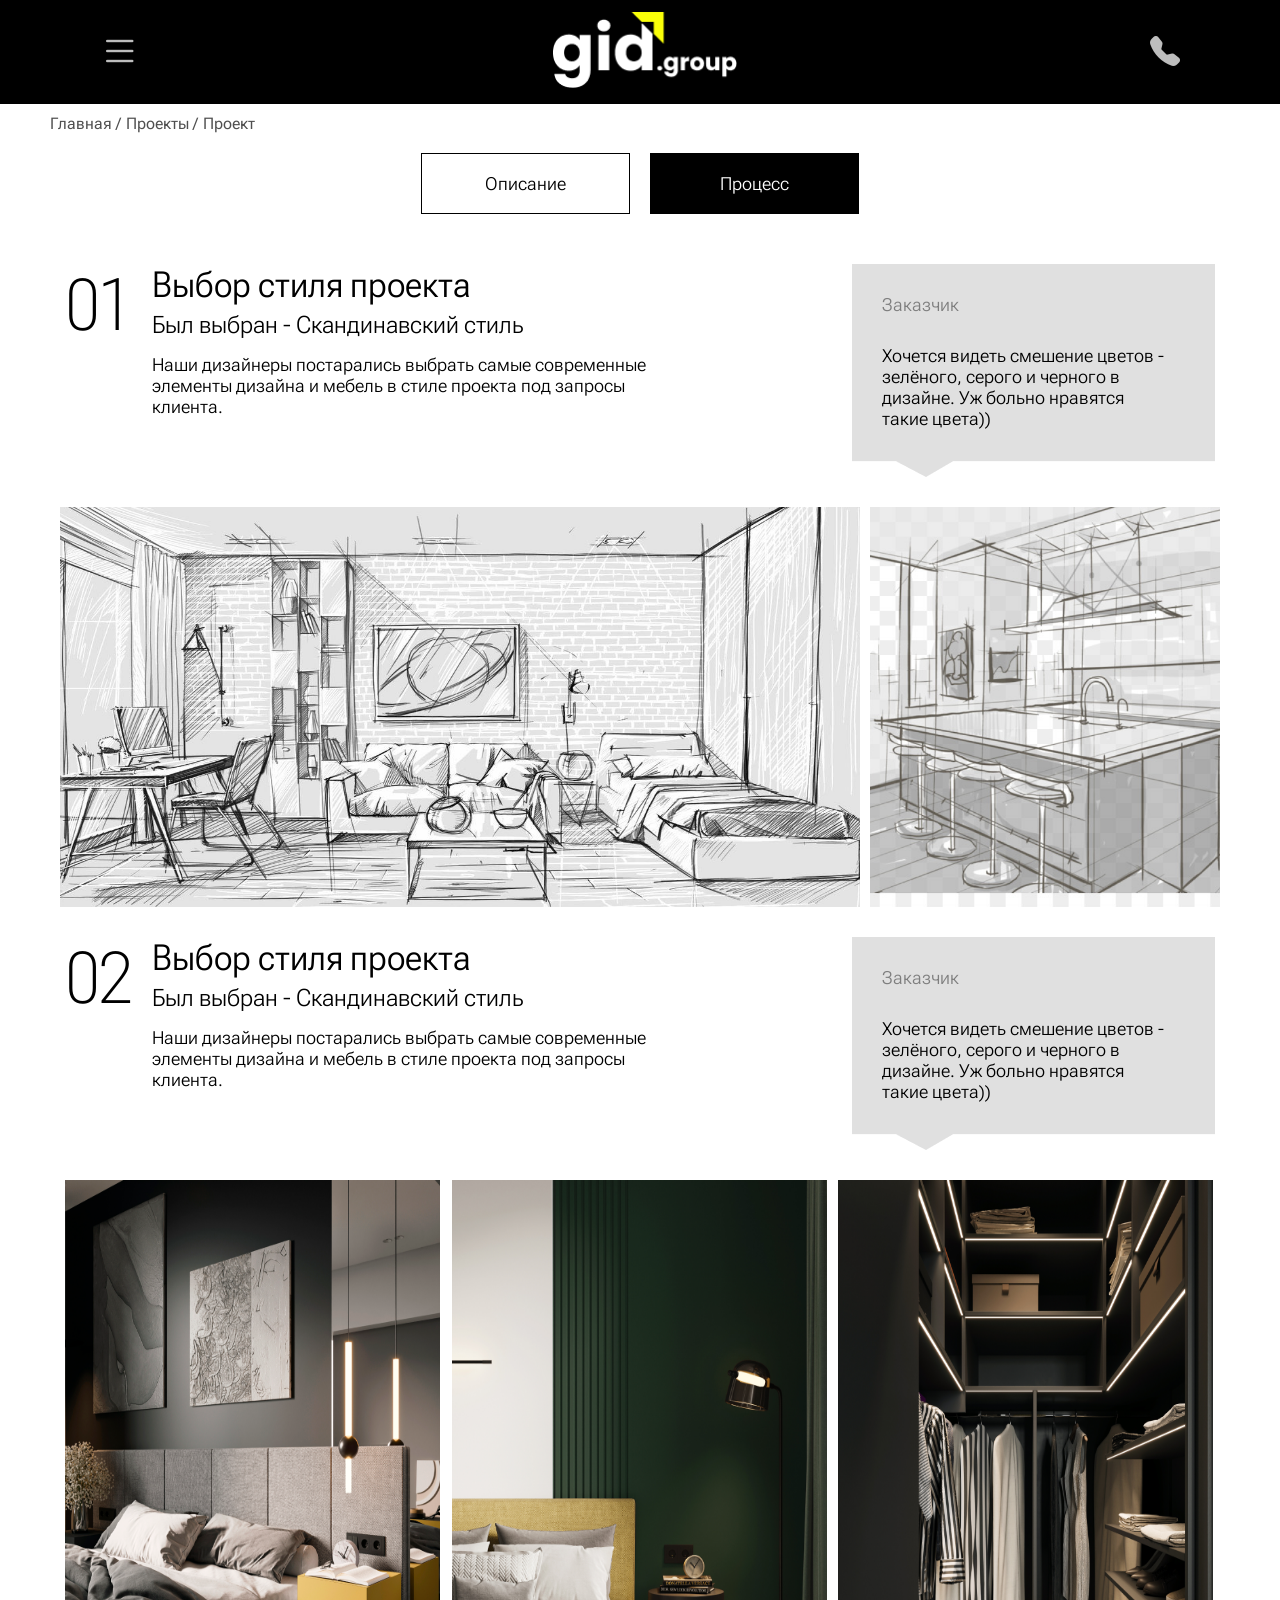
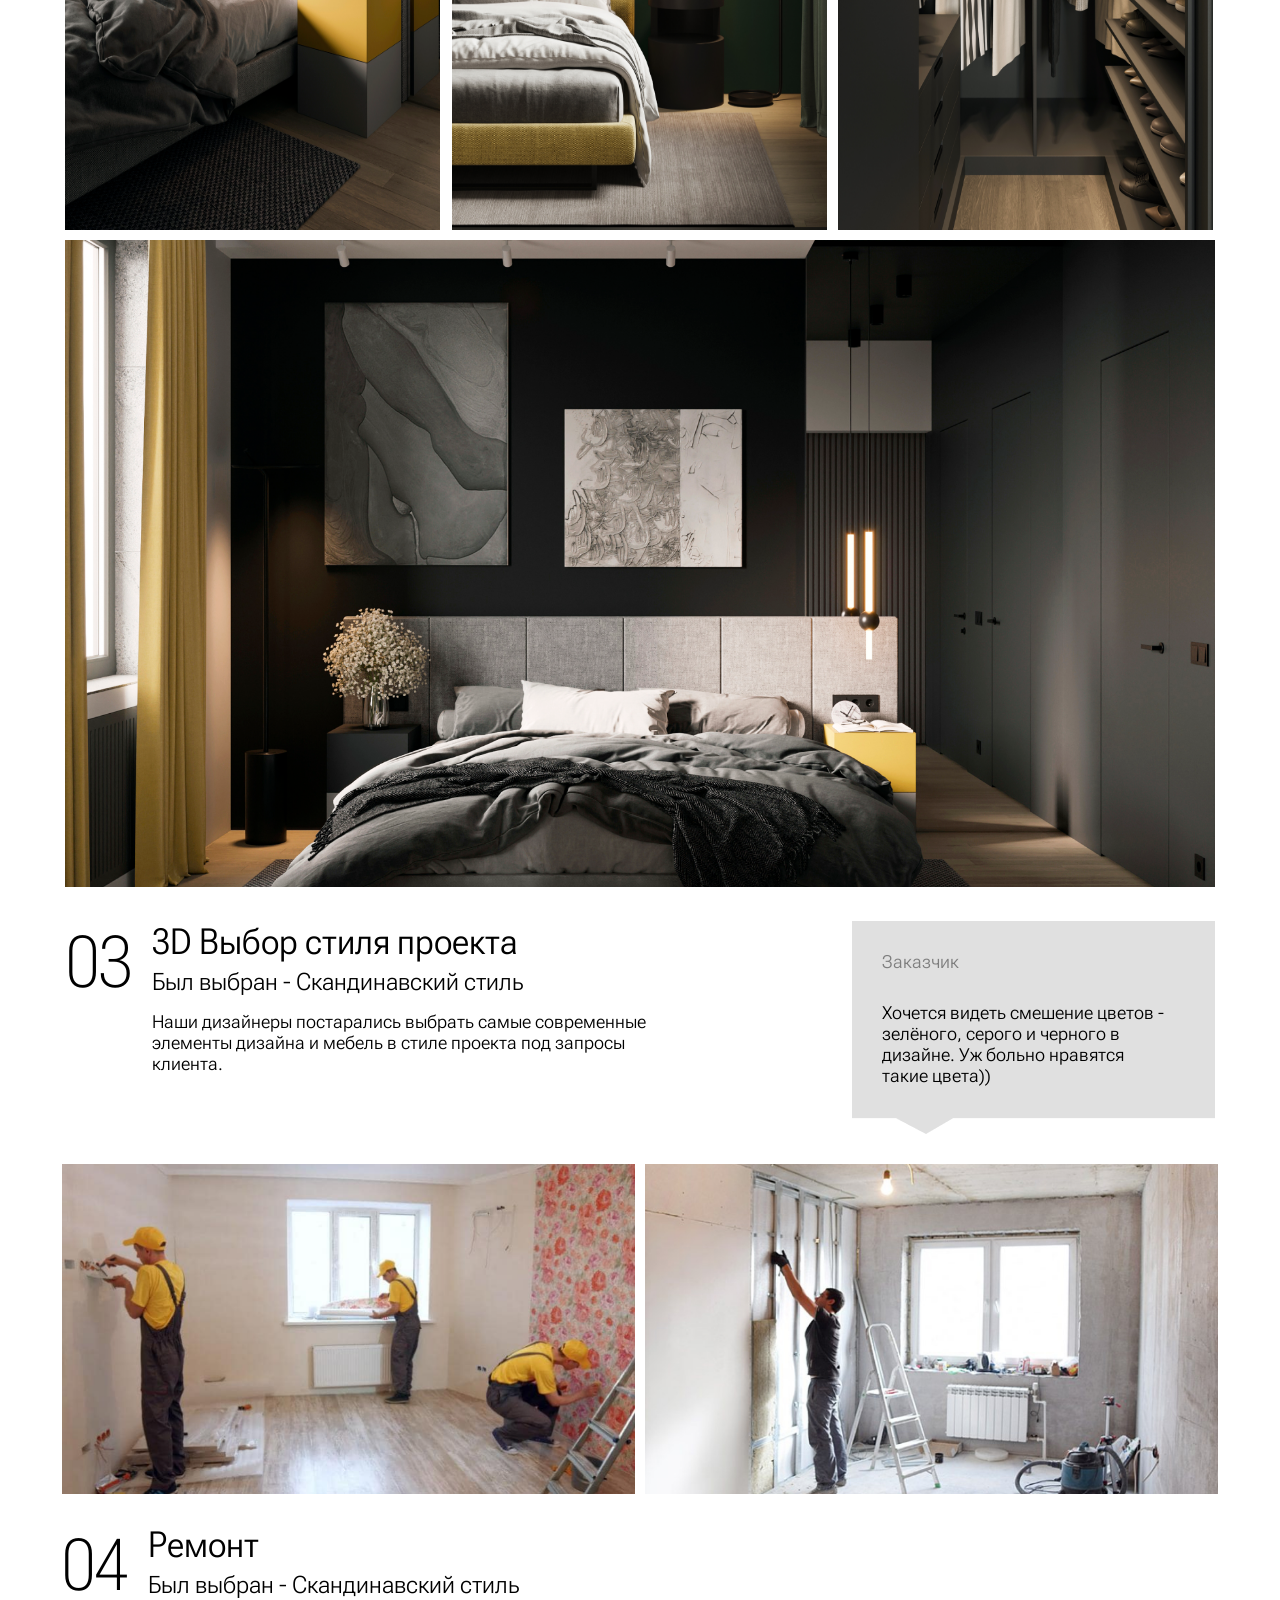
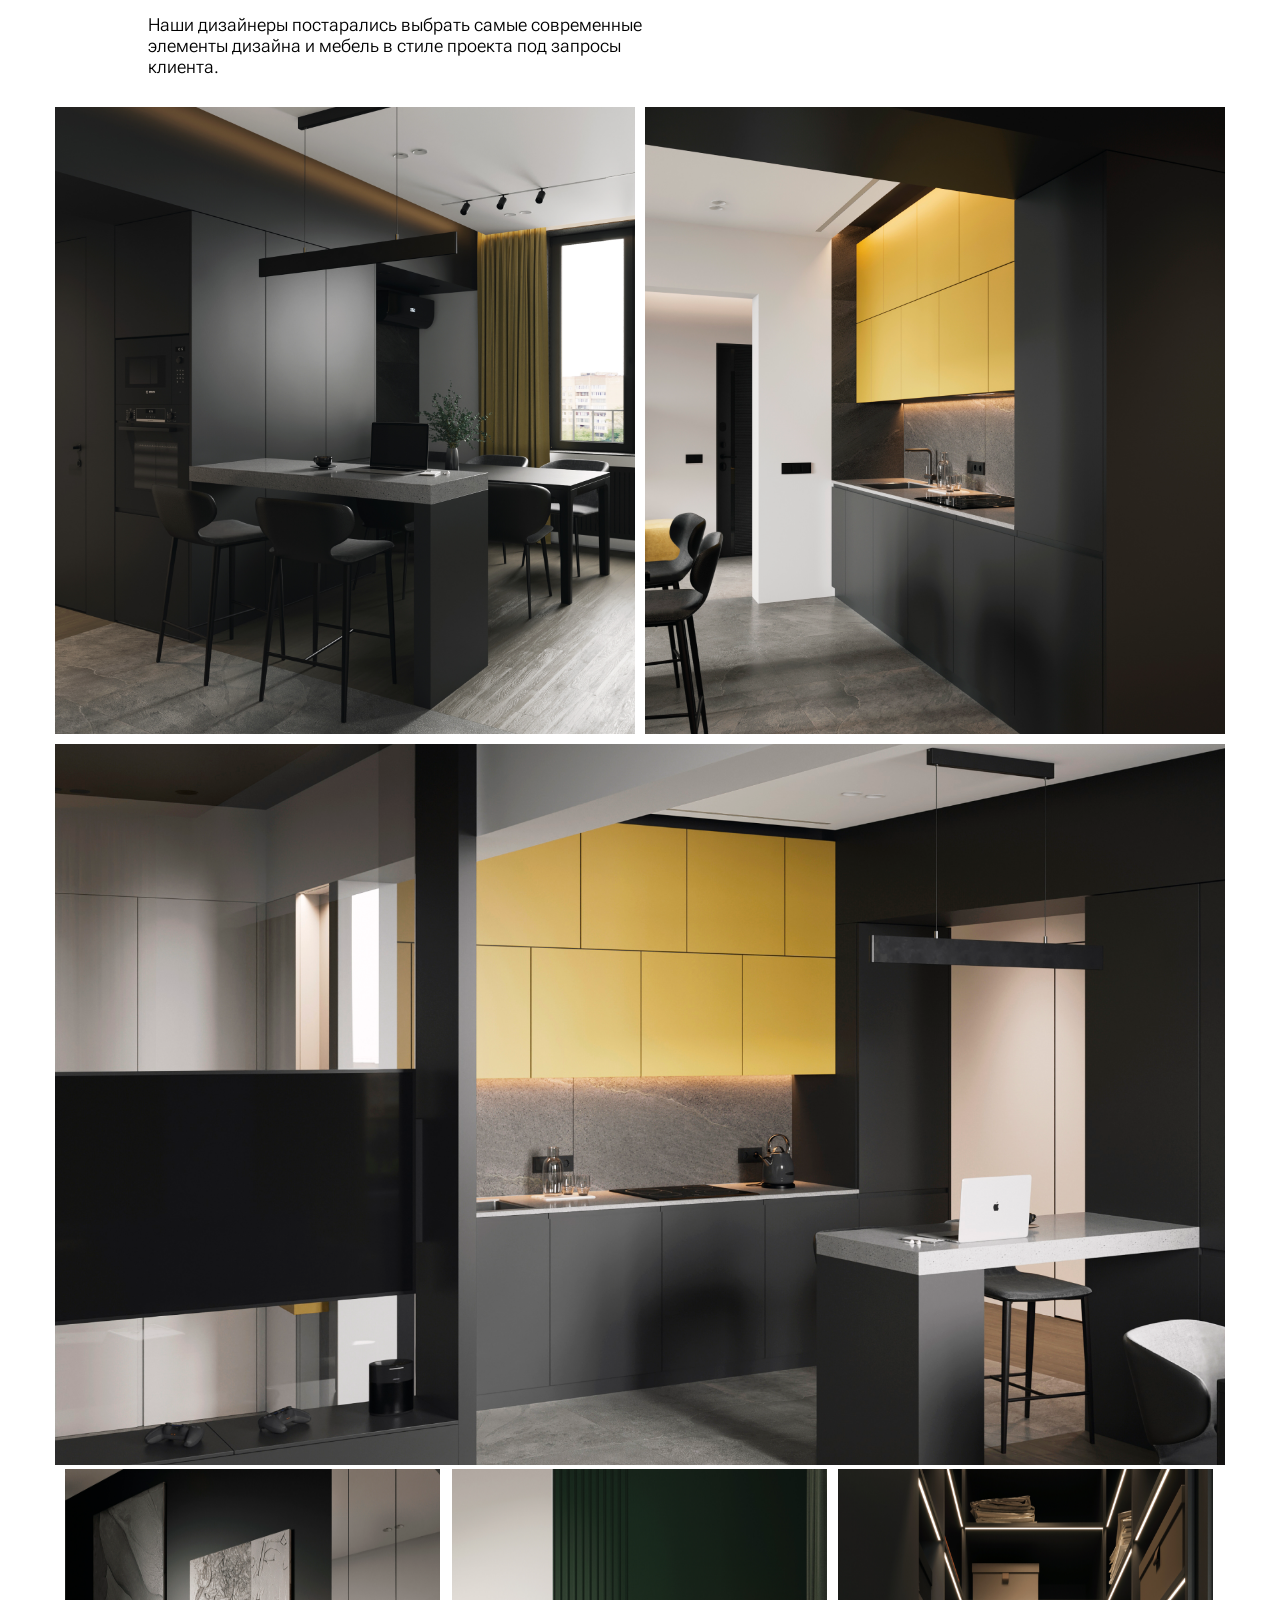
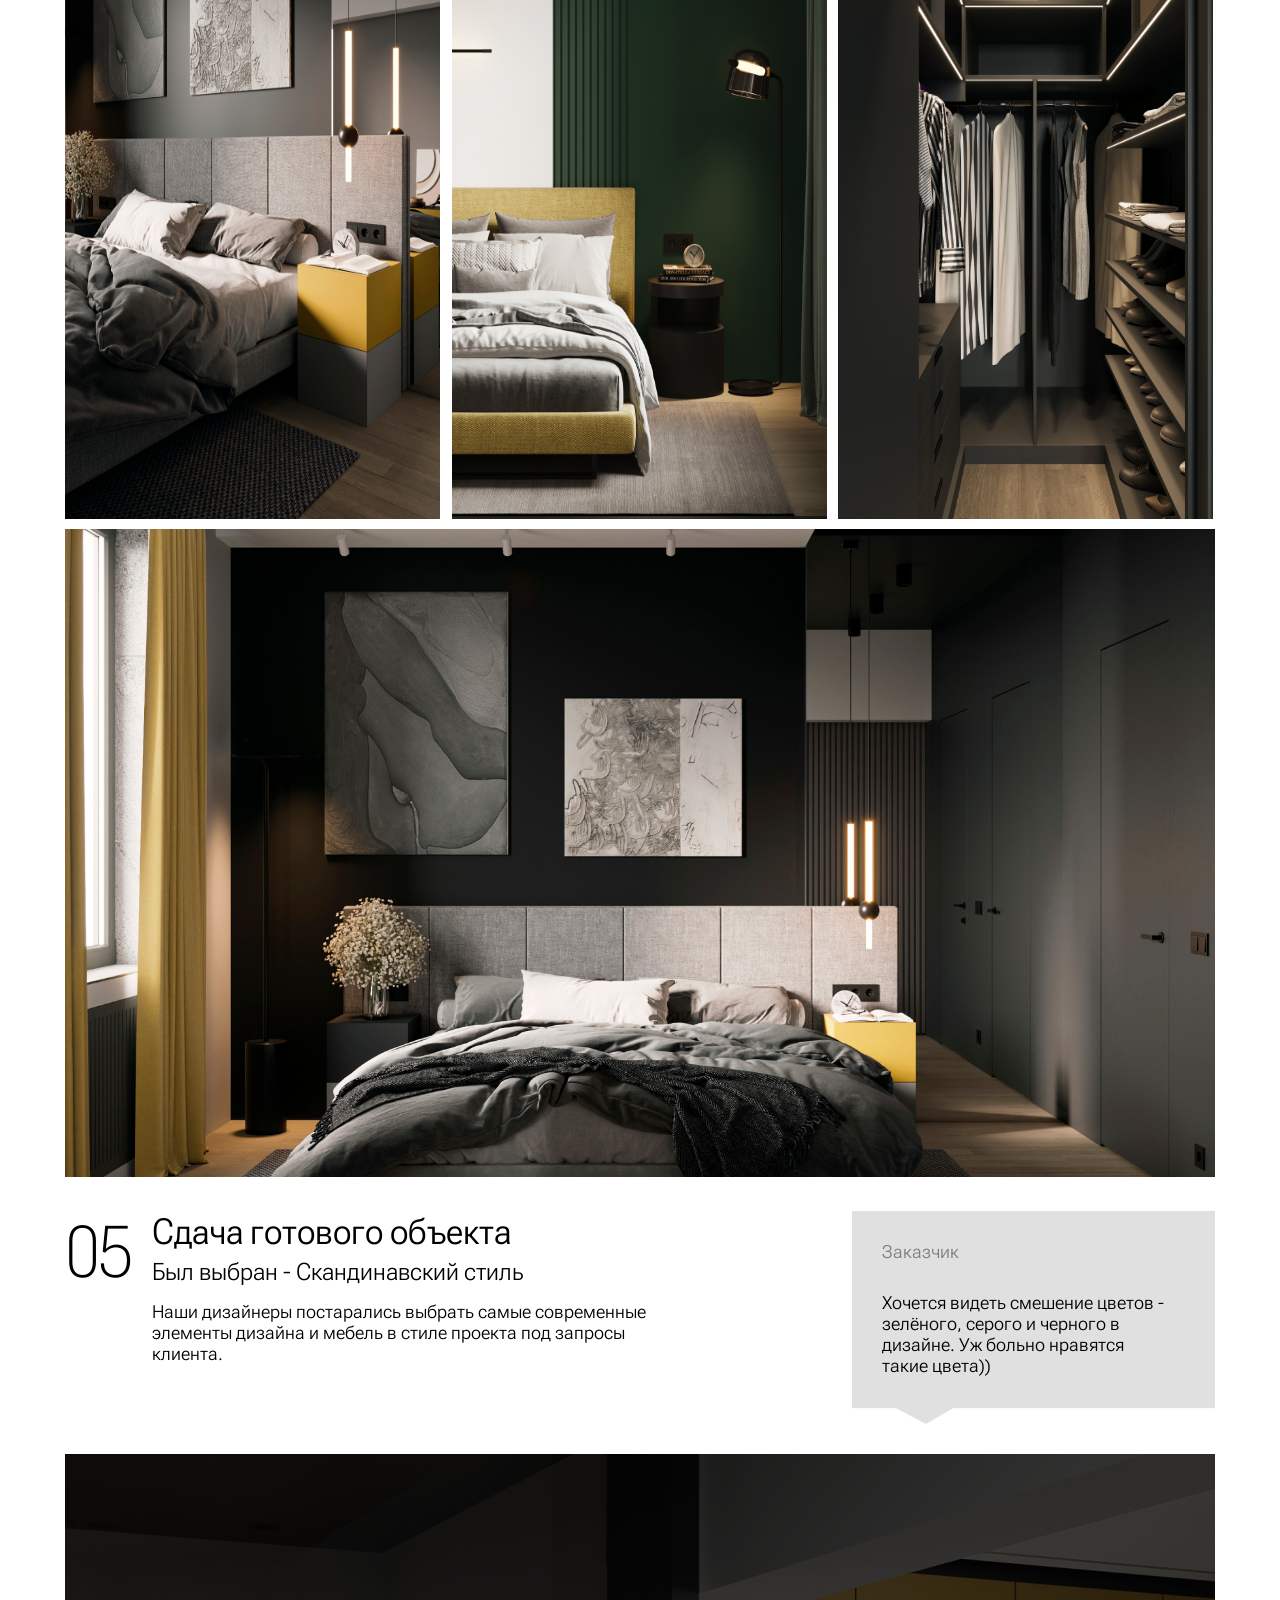
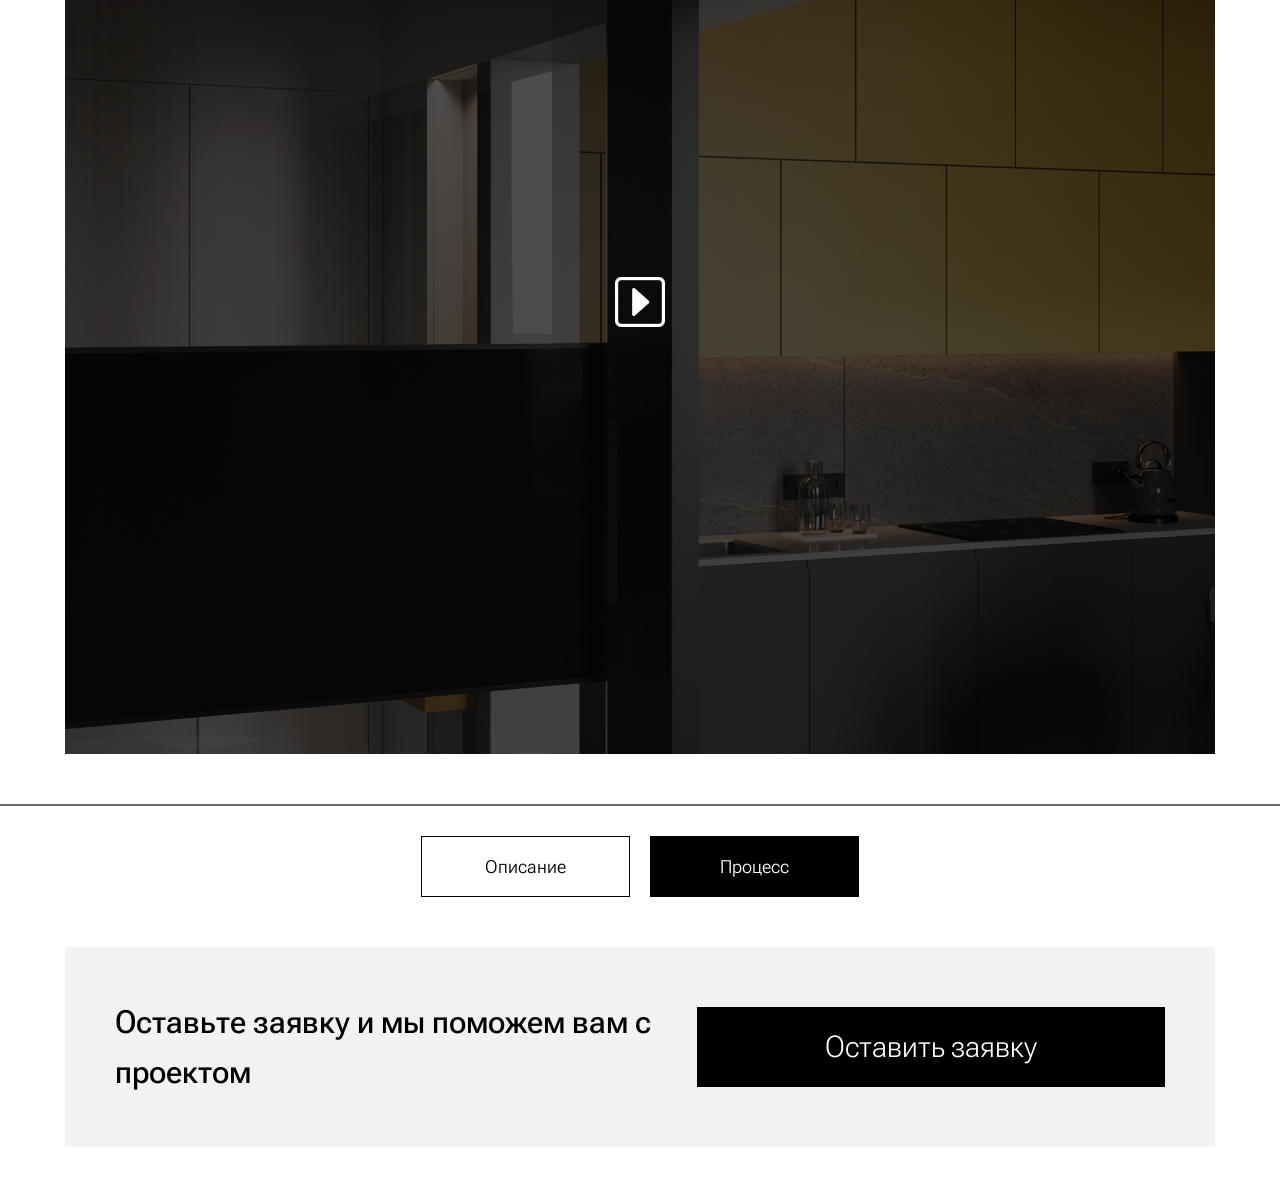
<file: pages/proekt3/index.html>
<!DOCTYPE html>
<html lang="en">

<head>
    <meta charset="UTF-8">
    <meta name="viewport" content="width=device-width, initial-scale=1.0">
    <title>Document</title>
    <link rel="stylesheet" href="./proekt3.css">
    <link rel="stylesheet" href="https://cdn.jsdelivr.net/npm/bootstrap-icons@1.11.3/font/bootstrap-icons.min.css">
</head>

<body>
    <div class="container">
        <header class="header">
            <a href="#"><i class="bi bi-list menus"></i></a>
            <a href="#"><img class="logojon" src="./images/Logo.png" alt="logo"></a>
            <a href="tel:+998933450387"><i class="bi bi-telephone-fill tel"></i></a>
        </header>
        <main class="main">
            <div class="main_texts">
                <p class="main_text">Главная /</p>
                <p class="main_text">Проекты /</p>
                <p class="main_text">Проект</p>
            </div>
            <div class="main_btn_gr">
                <button class="main_btn1">Описание</button>
                <button class="main_btn2">Процесс</button>
            </div>
        </main>
        <section class="section1">
            <div class="section_top">
                <div class="section_top_left">
                    <div>
                        <h1 class="title01">01</h1>
                    </div>
                    <div>
                        <h2 class="section1_title">Выбор стиля проекта</h2>
                        <p class="section1_text1">Был выбран - Скандинавский стиль</p>
                        <p class="section1_text2">Наши дизайнеры постарались выбрать самые современные элементы дизайна
                            и мебель в стиле проекта
                            под запросы клиента.</p>
                    </div>
                </div>
                <div class="section_top_right">
                    <p class="comment_text1">Заказчик</p>
                    <p class="comment_text2">Хочется видеть смешение цветов - зелёного, серого и черного в дизайне. Уж больно нравятся такие
                        цвета))</p>
                </div>
            </div>
            <div class="section1_images">
                <img class="section1_image1" src="./images/section1img1.png" alt="">
                <img class="section1_image2" src="./images/section1img2.png" alt="">
              </div>
              <div class="section_top">
                <div class="section_top_left">
                    <div>
                        <h1 class="title01">02</h1>
                    </div>
                    <div>
                        <h2 class="section1_title">Выбор стиля проекта</h2>
                        <p class="section1_text1">Был выбран - Скандинавский стиль</p>
                        <p class="section1_text2">Наши дизайнеры постарались выбрать самые современные элементы дизайна
                            и мебель в стиле проекта
                            под запросы клиента.</p>
                    </div>
                </div>
                <div class="section_top_right">
                    <p class="comment_text1">Заказчик</p>
                    <p class="comment_text2">Хочется видеть смешение цветов - зелёного, серого и черного в дизайне. Уж больно нравятся такие
                        цвета))</p>
                </div>
            </div>
            <div class="section2_images">
                <div class="grid_3"> 
                    <img class="section2_images1" src="./images/bigyarimkravat.png" alt="">
                <img class="section2_images1"  src="./images/smallkravat.png" alt="">
                <img class="section2_images1"  src="./images/kiyimshkaf.png" alt="">
                </div>
                <img class="section2_images4"  src="./images/bigkravat.png" alt="">
              </div>
              <div class="section_top">
                <div class="section_top_left">
                    <div>
                        <h1 class="title01">03</h1>
                    </div>
                    <div>
                        <h2 class="section1_title">3D Выбор стиля проекта</h2>
                        <p class="section1_text1">Был выбран - Скандинавский стиль</p>
                        <p class="section1_text2">Наши дизайнеры постарались выбрать самые современные элементы дизайна
                            и мебель в стиле проекта
                            под запросы клиента.</p>
                    </div>
                </div>
                <div class="section_top_right">
                    <p class="comment_text1">Заказчик</p>
                    <p class="comment_text2">Хочется видеть смешение цветов - зелёного, серого и черного в дизайне. Уж больно нравятся такие
                        цвета))</p>
                </div>
            </div>
            <div class="section3_images">
                <img class="section3_image" src="./images/yellowustalar.png" alt="">
                <img class="section3_image" src="./images/blackusta.png" alt="">
            </div>
            <div class="section_top">
                <div class="section_top_left2">
                    <div>
                        <h1 class="title01">04</h1>
                    </div>
                    <div>
                        <h2 class="section1_title">Ремонт </h2>
                        <p class="section1_text1">Был выбран - Скандинавский стиль</p>
                        <p class="section1_text2">Наши дизайнеры постарались выбрать самые современные элементы дизайна
                            и мебель в стиле проекта
                            под запросы клиента.</p>
                    </div>
                </div>
            </div>
            <div class="section4_images3">
                <div class="section4_images">
                    <img class="section4_image" src="./images/noutbook.png" alt="">
                    <img class="section4_image" src="./images/stol2.png" alt="">
                </div>
                <img class="chaynik" src="./images/chaynik.png" alt="">
            </div>
            <div class="section2_images">
                <div class="grid_3"> 
                    <img class="section2_images1" src="./images/bigyarimkravat.png" alt="">
                <img class="section2_images1"  src="./images/smallkravat.png" alt="">
                <img class="section2_images1"  src="./images/kiyimshkaf.png" alt="">
                </div>
                <img class="section2_images4"  src="./images/bigkravat.png" alt="">
              </div>
              <div class="section_top">
                <div class="section_top_left">
                    <div>
                        <h1 class="title01">05</h1>
                    </div>
                    <div>
                        <h2 class="section1_title">Сдача готового объекта</h2>
                        <p class="section1_text1">Был выбран - Скандинавский стиль</p>
                        <p class="section1_text2">Наши дизайнеры постарались выбрать самые современные элементы дизайна
                            и мебель в стиле проекта
                            под запросы клиента.</p>
                    </div>
                </div>
                <div class="section_top_right">
                    <p class="comment_text1">Заказчик</p>
                    <p class="comment_text2">Хочется видеть смешение цветов - зелёного, серого и черного в дизайне. Уж больно нравятся такие
                        цвета))</p>
                </div>
            </div>
            <div class="section5">
                <div class="sar">
                    <i class="bi bi-caret-right-square"></i>
                </div>
           
            </div>
           
        </section>
        <p class="hr">
        </p>
   
        <section class="section1">
            <div class="main_btn_gr">
                <button class="main_btn1">Описание</button>
                <button class="main_btn2">Процесс</button>
            </div>
            <div class="box">
                <p class="box_text">Оставьте заявку и мы поможем вам с проектом</p>
                <button class="box_btn">Оставить заявку</button>
            </div>
        </section>
    </div>
</body>

</html>
</file>
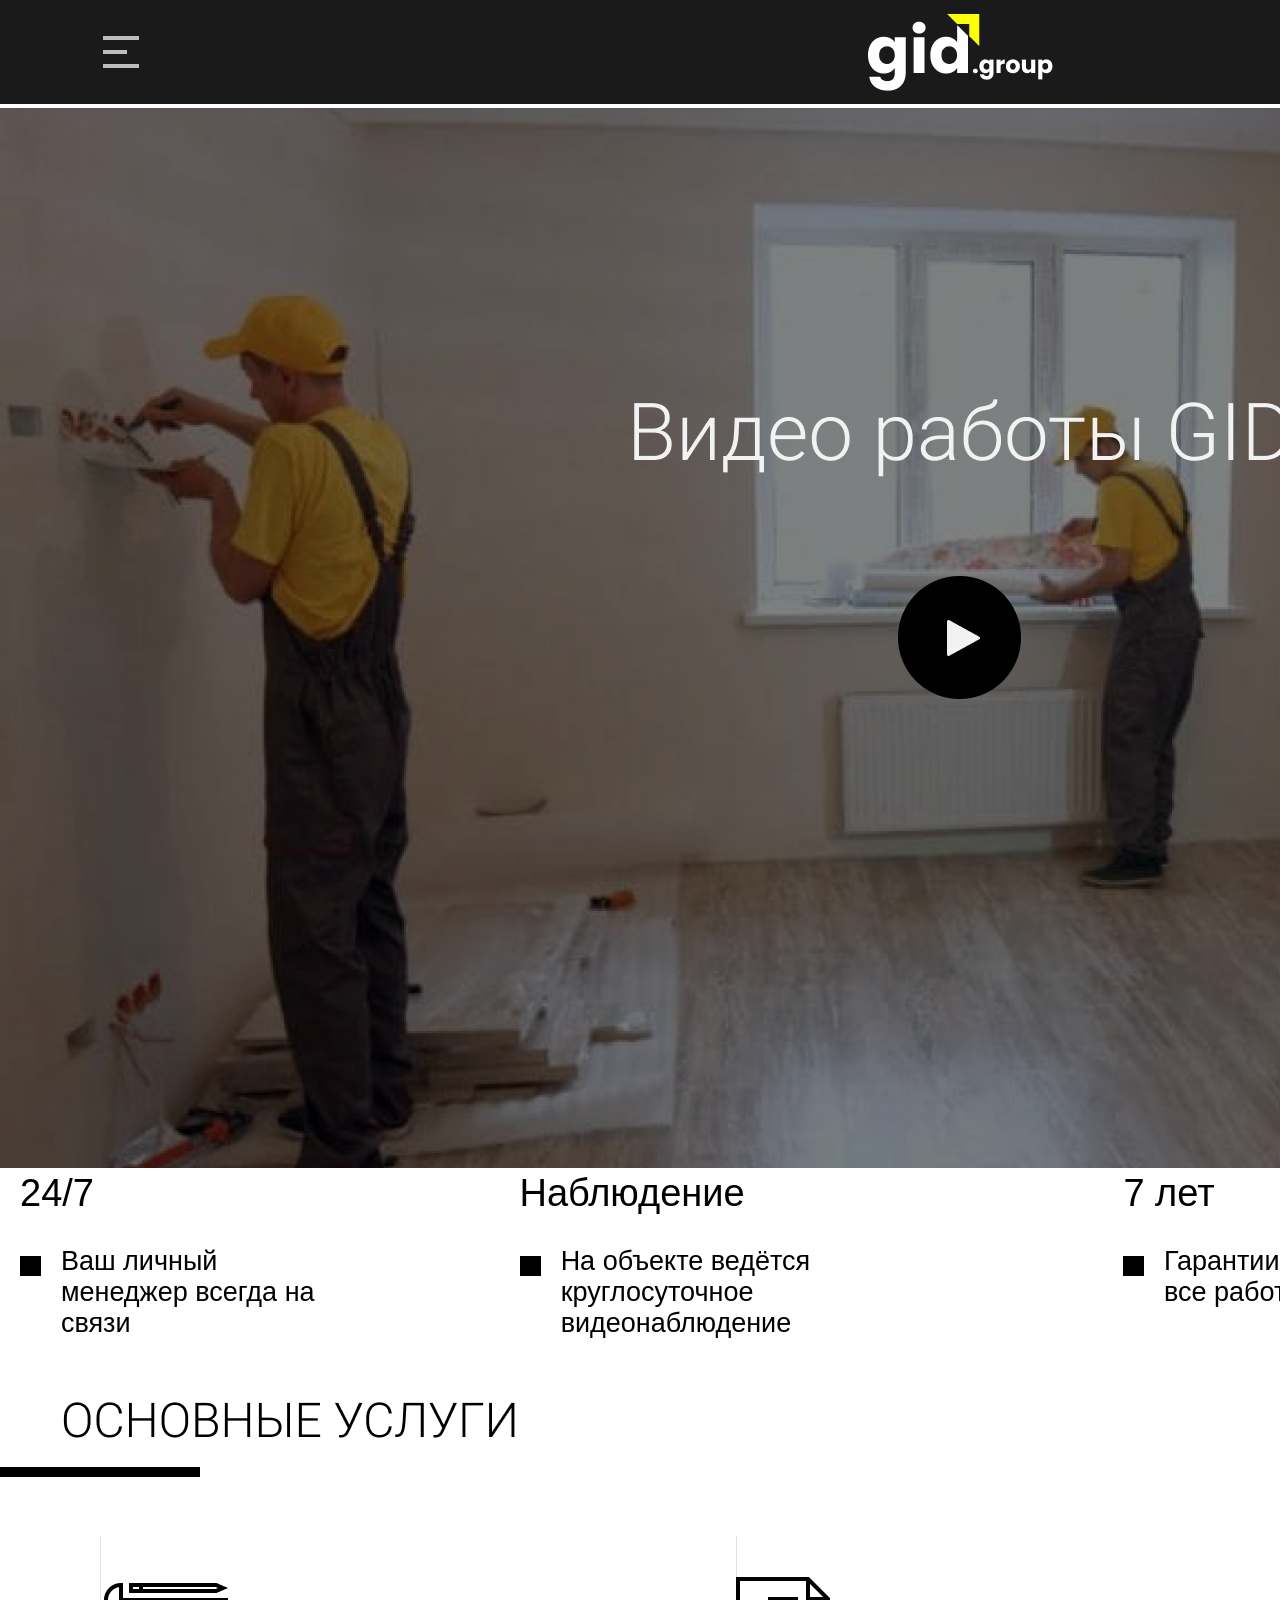
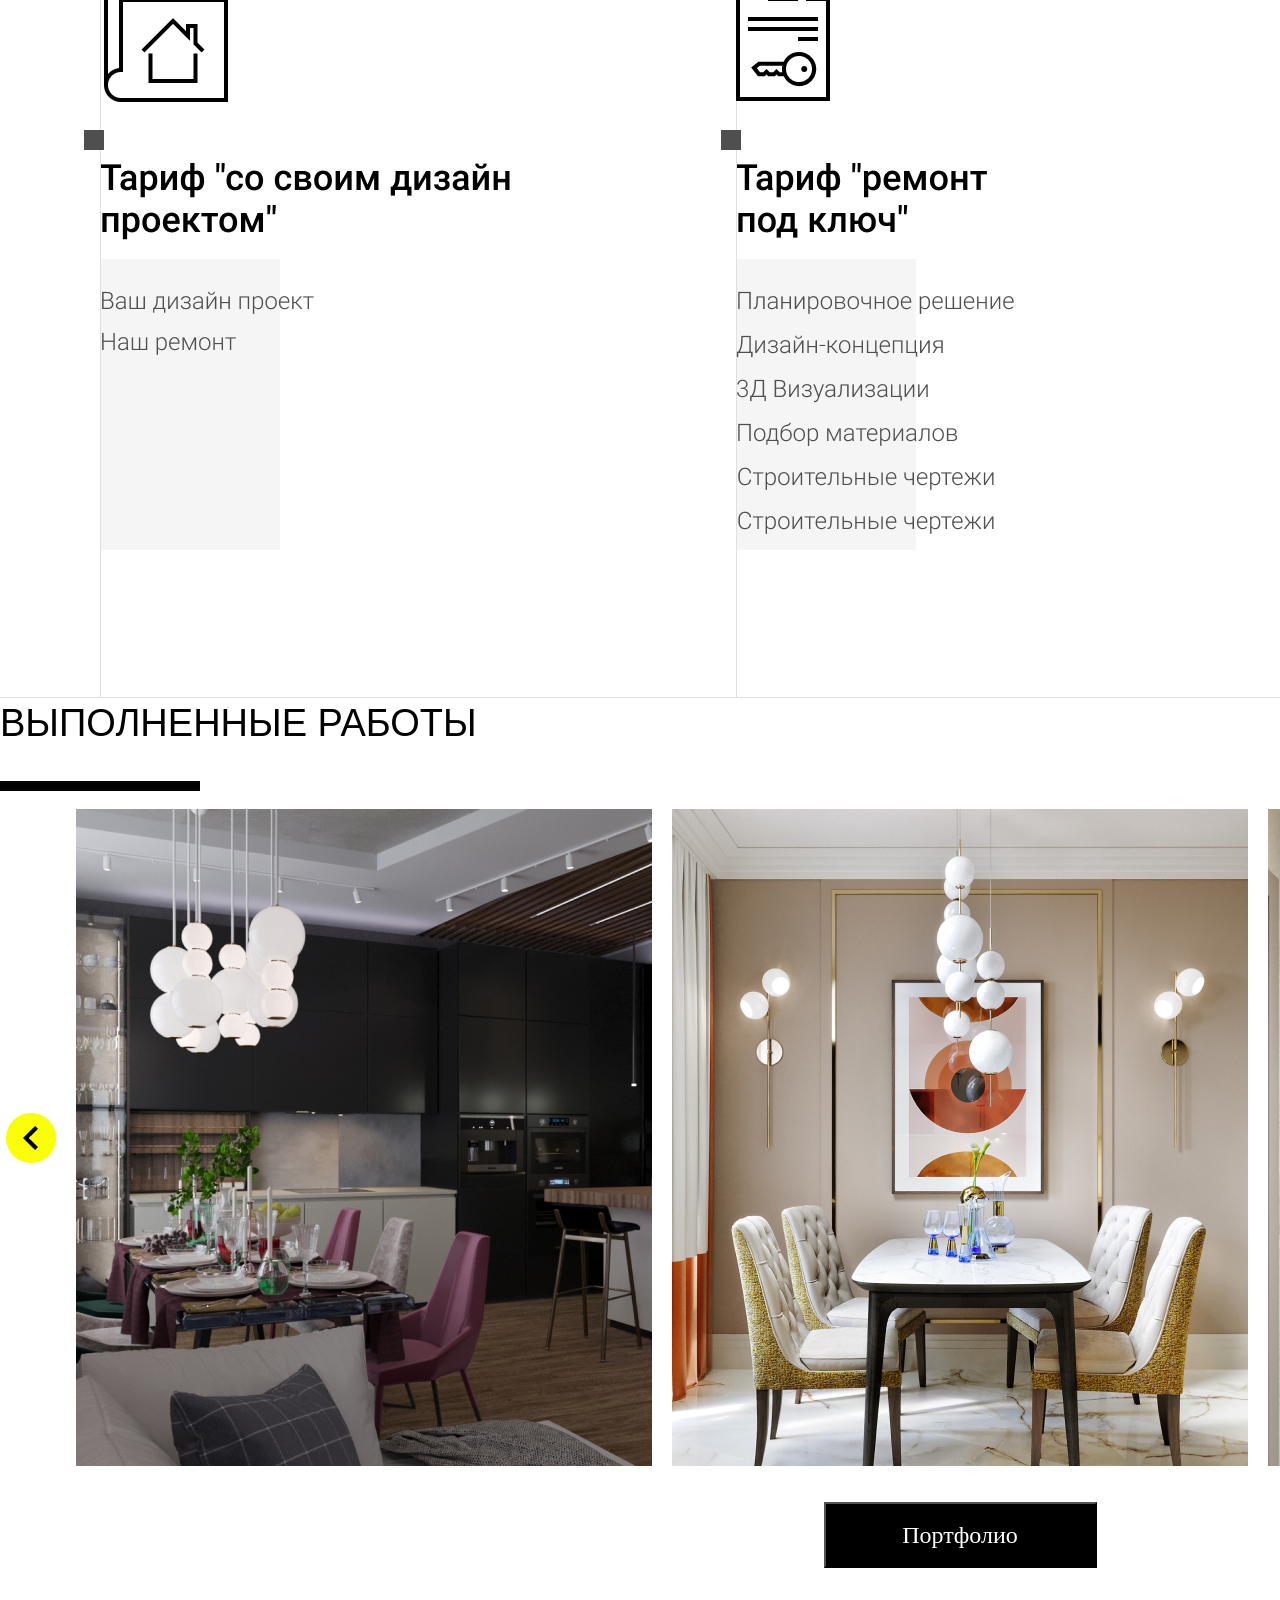
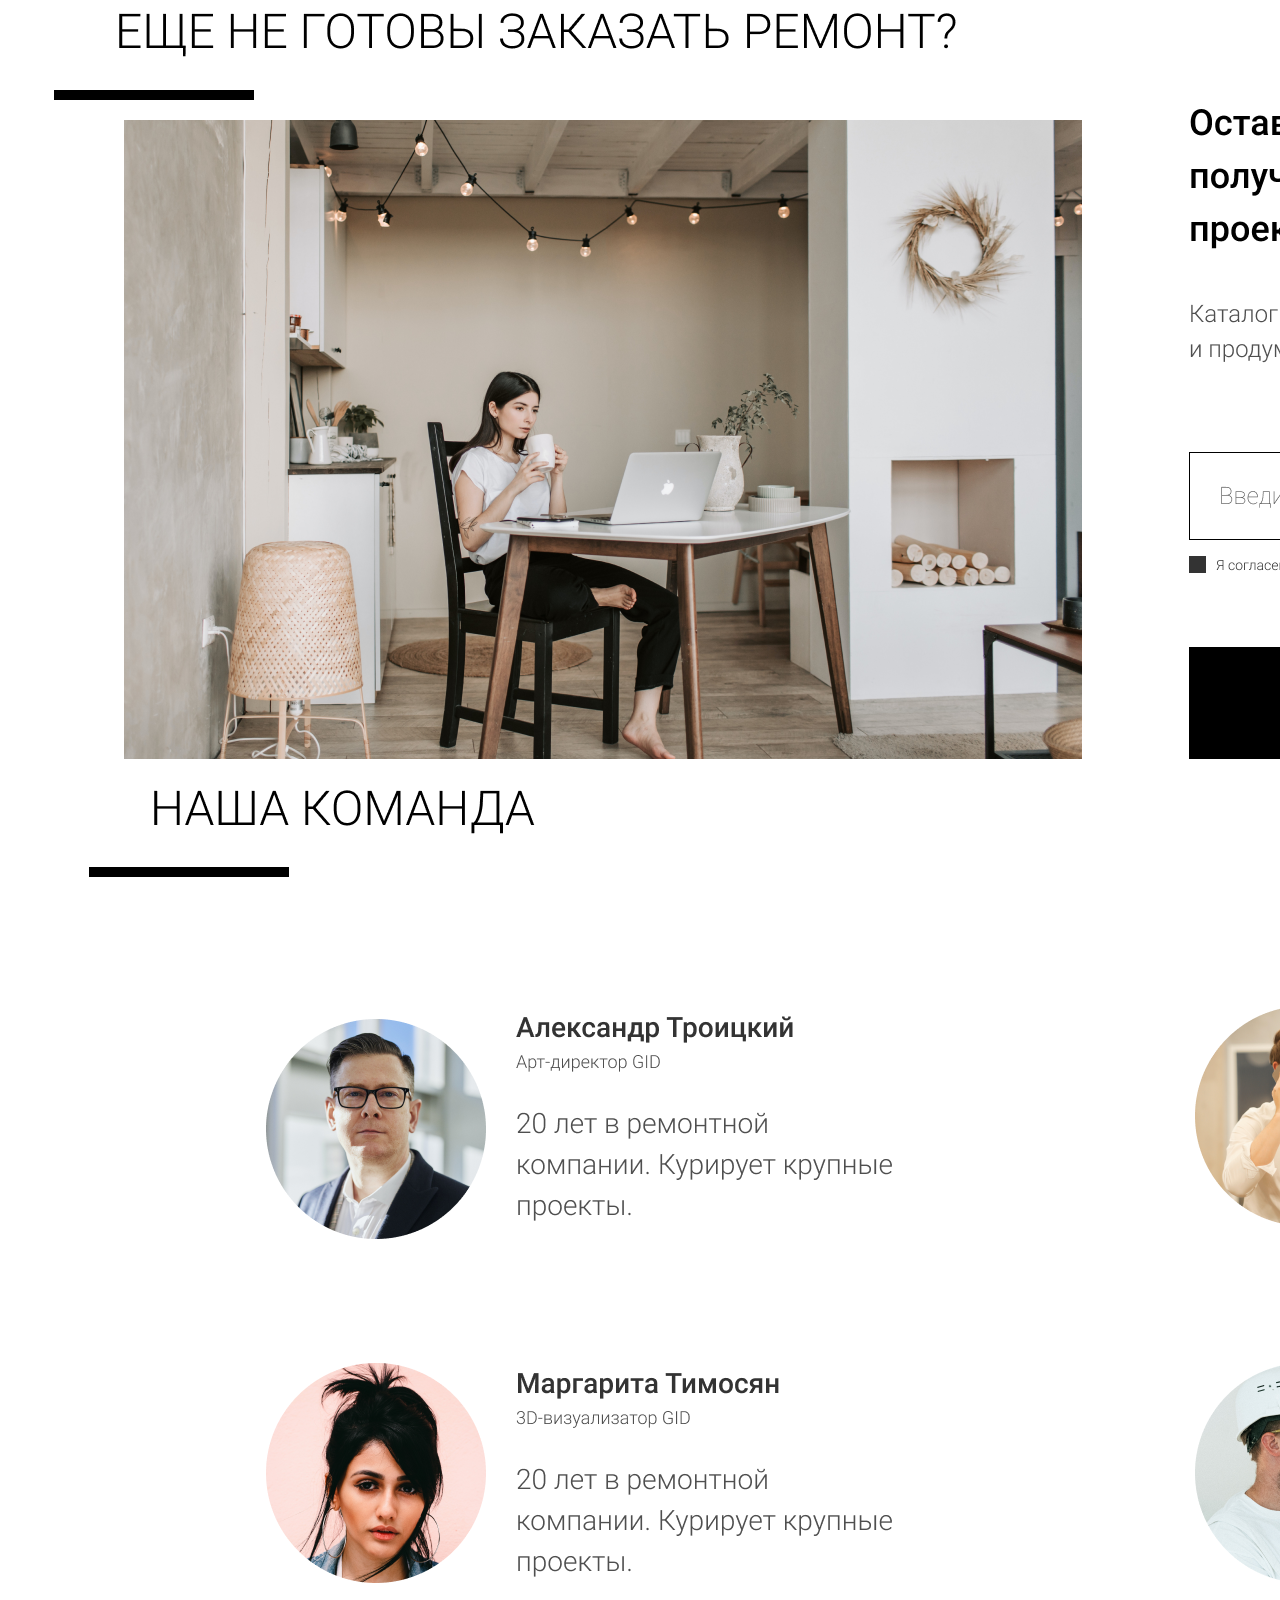
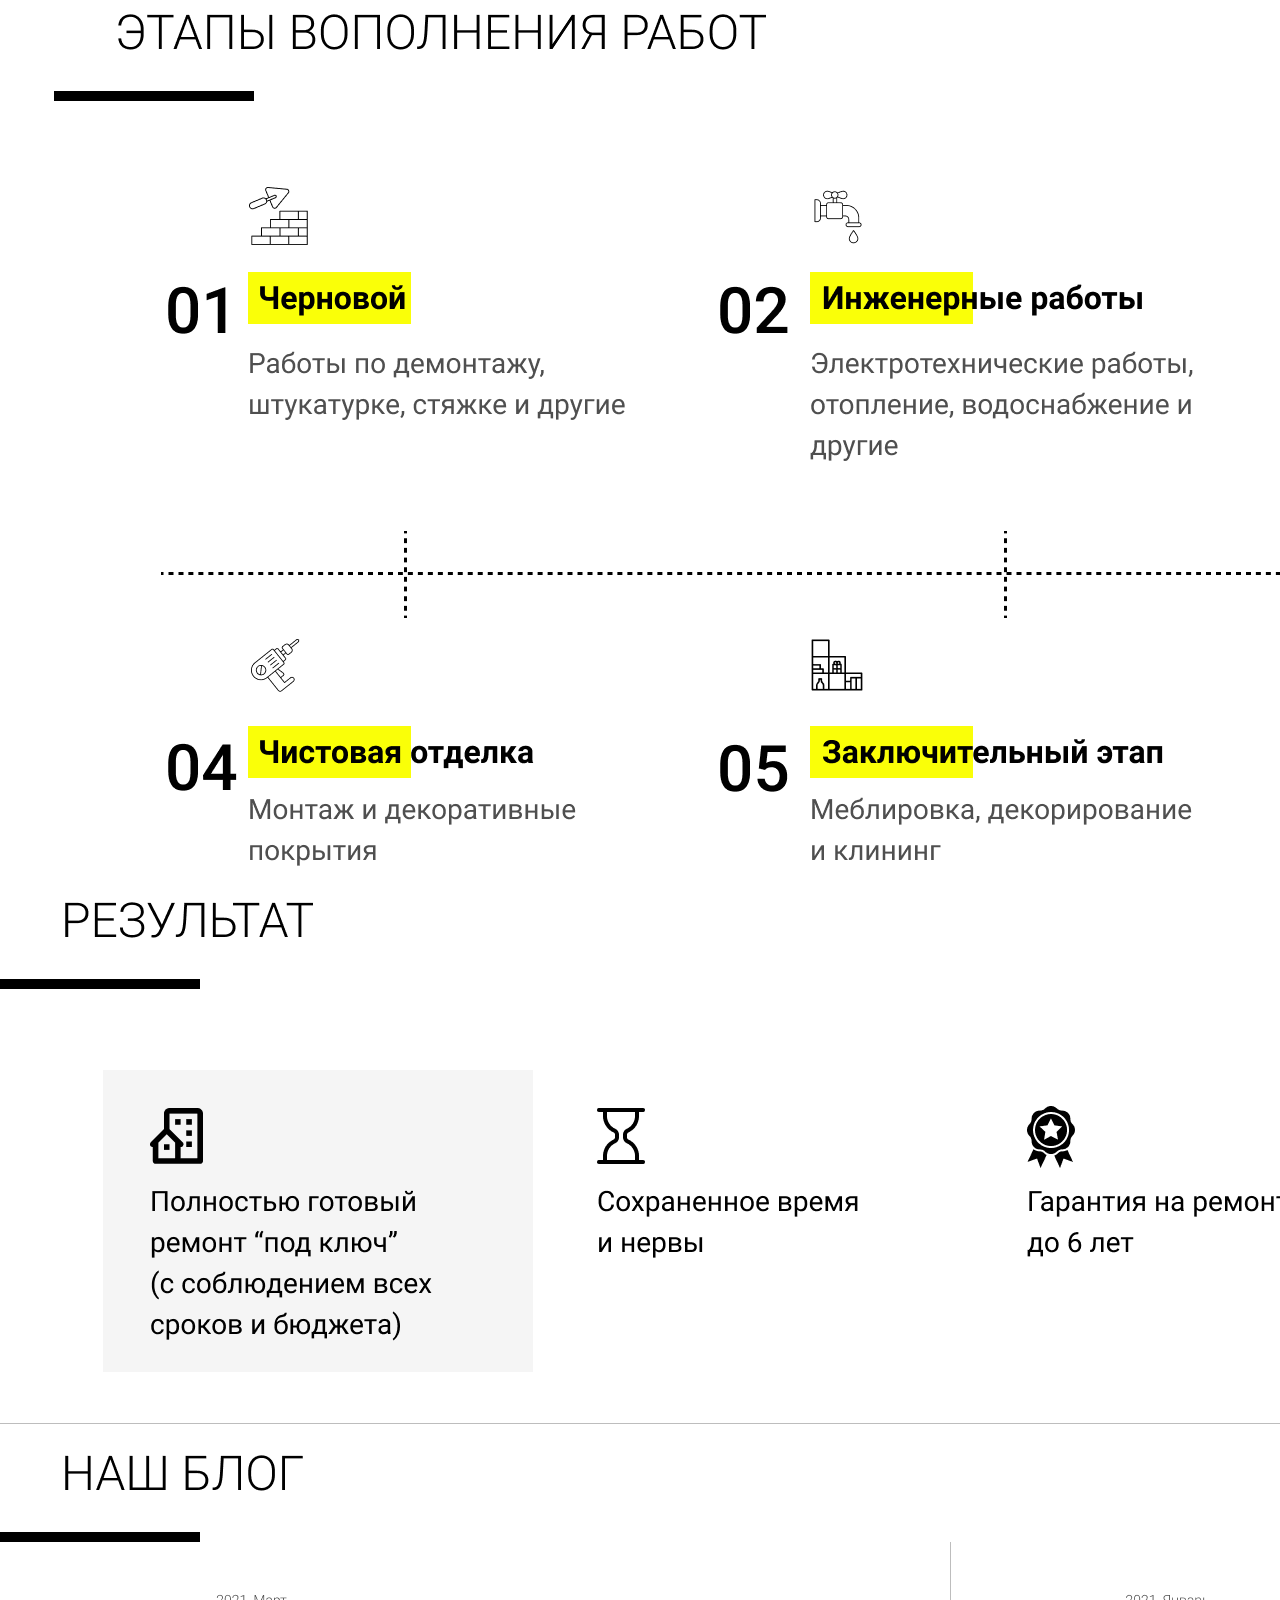
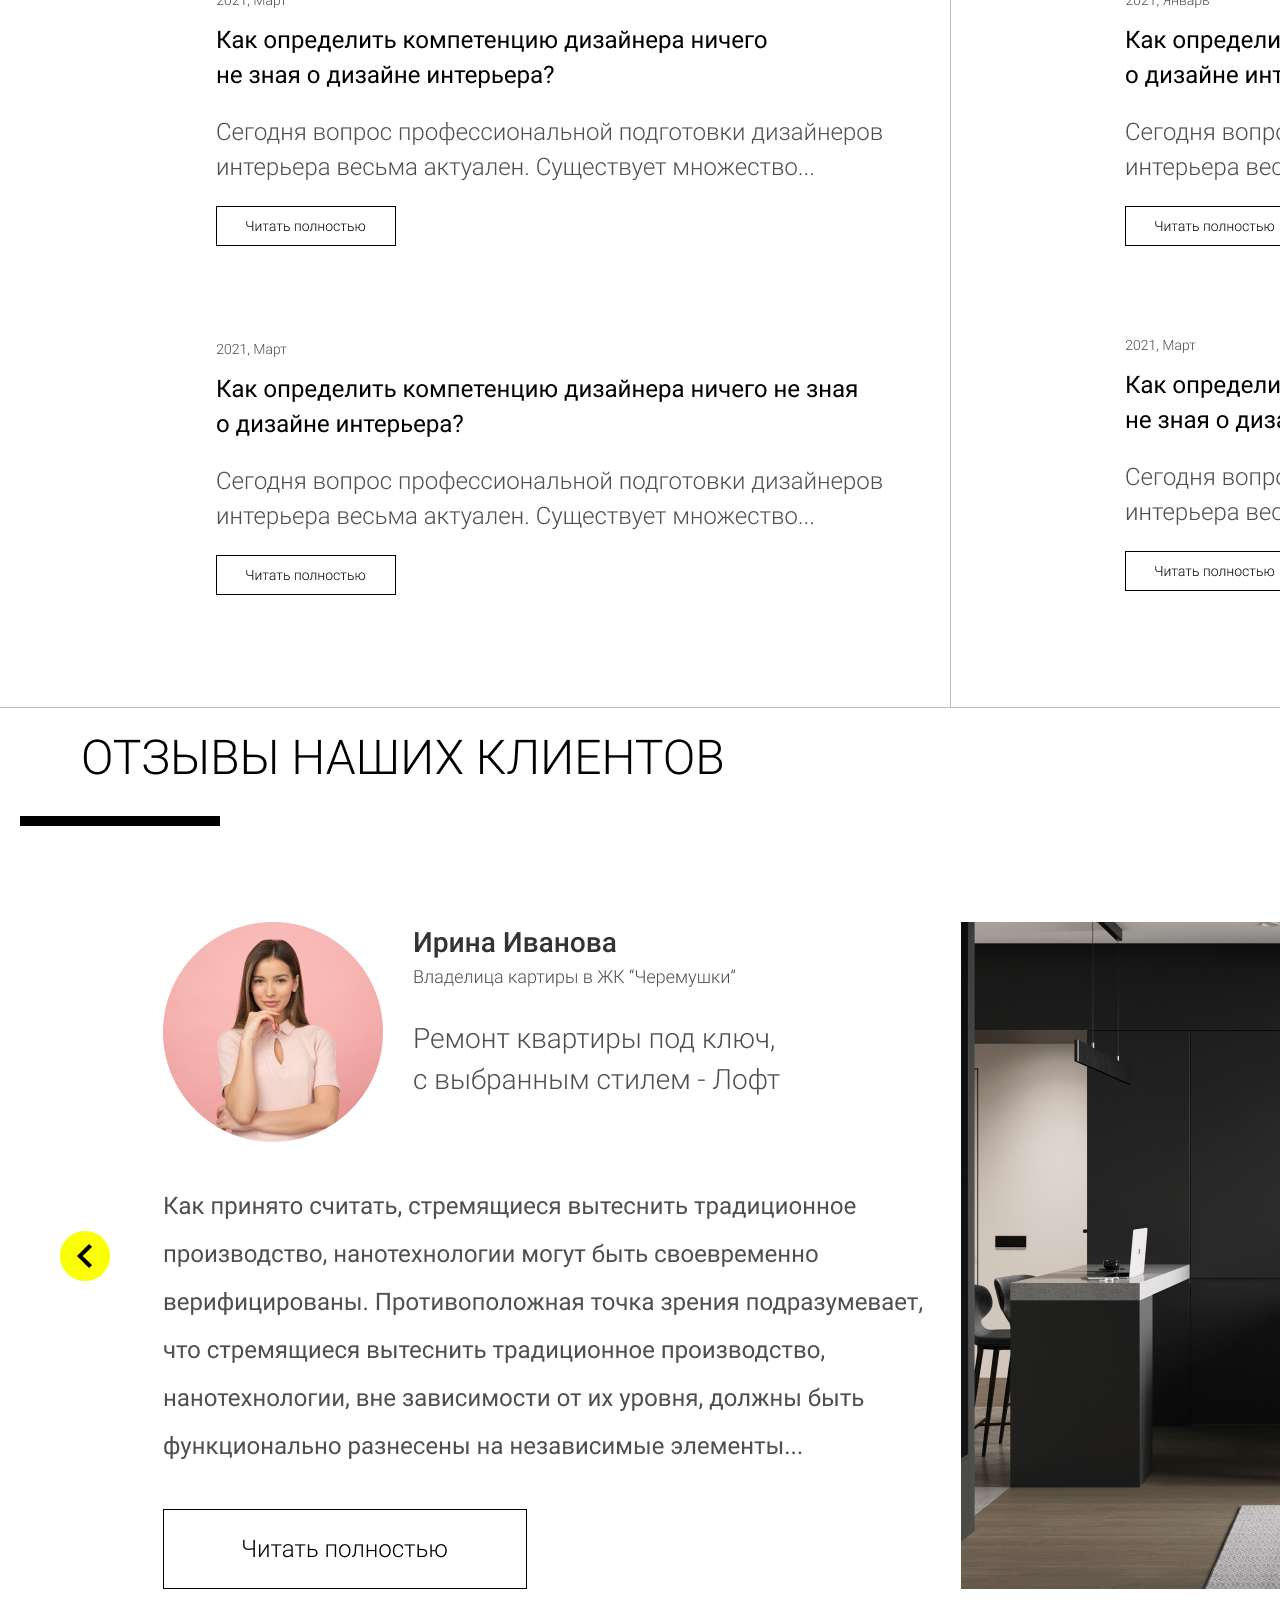
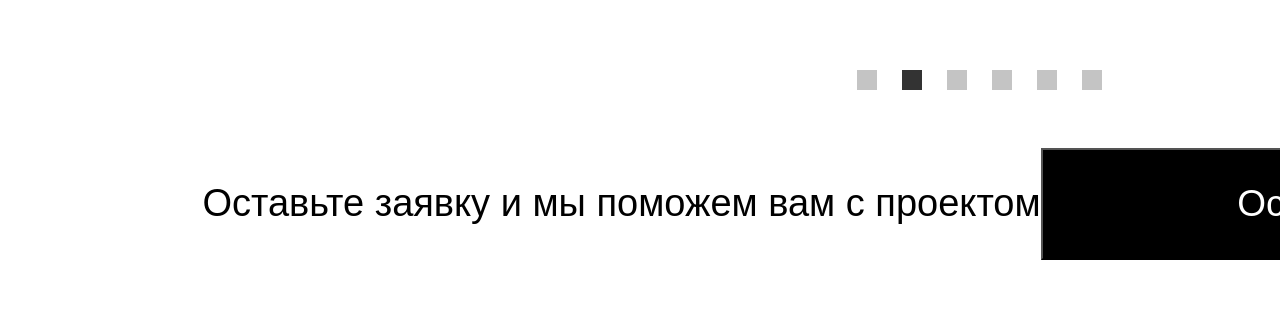
<file: pages/remont/index.html>
<!DOCTYPE html>
<html lang="en">

<head>
    <meta charset="UTF-8">
    <meta name="viewport" content="width=device-width, initial-scale=1.0">
    <title>Document</title>
    <link rel="stylesheet" href="./remont.css">
</head>

<body>
    <div class="container">
        <header>
            <div class="heder_img">
                <div class="img_head">
                    <center><img src="./Image/Heder.png" alt=""></center>
                    <center><img src="./Image/Group 131.png" alt=""></center>
                    <div class="header_text">
                        <div class="head_text heder1"> <span>24/7</span><br><br>
                            <div class="scarpion">
                                <div class="turt"></div> Ваш личный менеджер всегда на связи
                            </div>
                        </div>
                        <div class="head_text heder2"><span>Наблюдение</span><br><br>
                            <div class="scarpion">
                                <div class="turt"></div> На объекте ведётся круглосуточное видеонаблюдение
                            </div>
                        </div>
                        <div class="head_text heder1"> <span>7 лет</span><br><br>
                            <div class="scarpion">
                                <div class="turt"></div>Гарантии на все работы
                            </div>
                        </div>
                        <div class="head_text heder2"><span>Документация</span><br><br>
                            <div class="scarpion">
                                <div class="turt"></div>Подготовим и утвердим всю проектную документацию
                            </div>
                        </div>
                    </div>

                </div>
            </div>
        </header>
        <br><br><br>
        <!-- section part1 -->
        <section>
            <img src="./Image/Group 133.png" alt="">
        </section>
        <!-- section part2 -->
        <section><span>ВЫПОЛНЕННЫЕ РАБОТЫ</span>
            <br><br><br>
            <div class="hr"></div>
            <div class="section_img">
                <br>
                <center class="center">
                    <img class="sect_img" src="./Image/Group 85.png" alt="">
                    <img src="./Image/rasm.png" alt="">
                    <img src="./Image/k001 1.png" alt="">
                    <img src="./Image/vannaya01 1.png" alt="">
                    <img class="sect_img" src="./Image/Group 100.png" alt="">
                </center>
                <br><br>
                <center><button class="dilshod">Портфолио</button></center>
                <br><br>
                <center><img src="./Image/Group 134.png" alt=""><br><br> <img src="./Image/Group 102.png"
                        alt=""><br><br><img src="./Image/Group 103.png" alt=""><br><br><img src="./Image/Group 116.png" alt=""><br><br>
                    <img src="./Image/Group 137.png" alt=""><br><br><img src="./Image/Group 138.png" alt=""><br><br>
               <br><br> <main><span>Оставьте заявку и мы поможем вам с проектом</span><button class="btn">Оставить заявку</button></main></center> <br><br><br>

            </div>
        </section>
    </div>
</body>

</html>
</file>
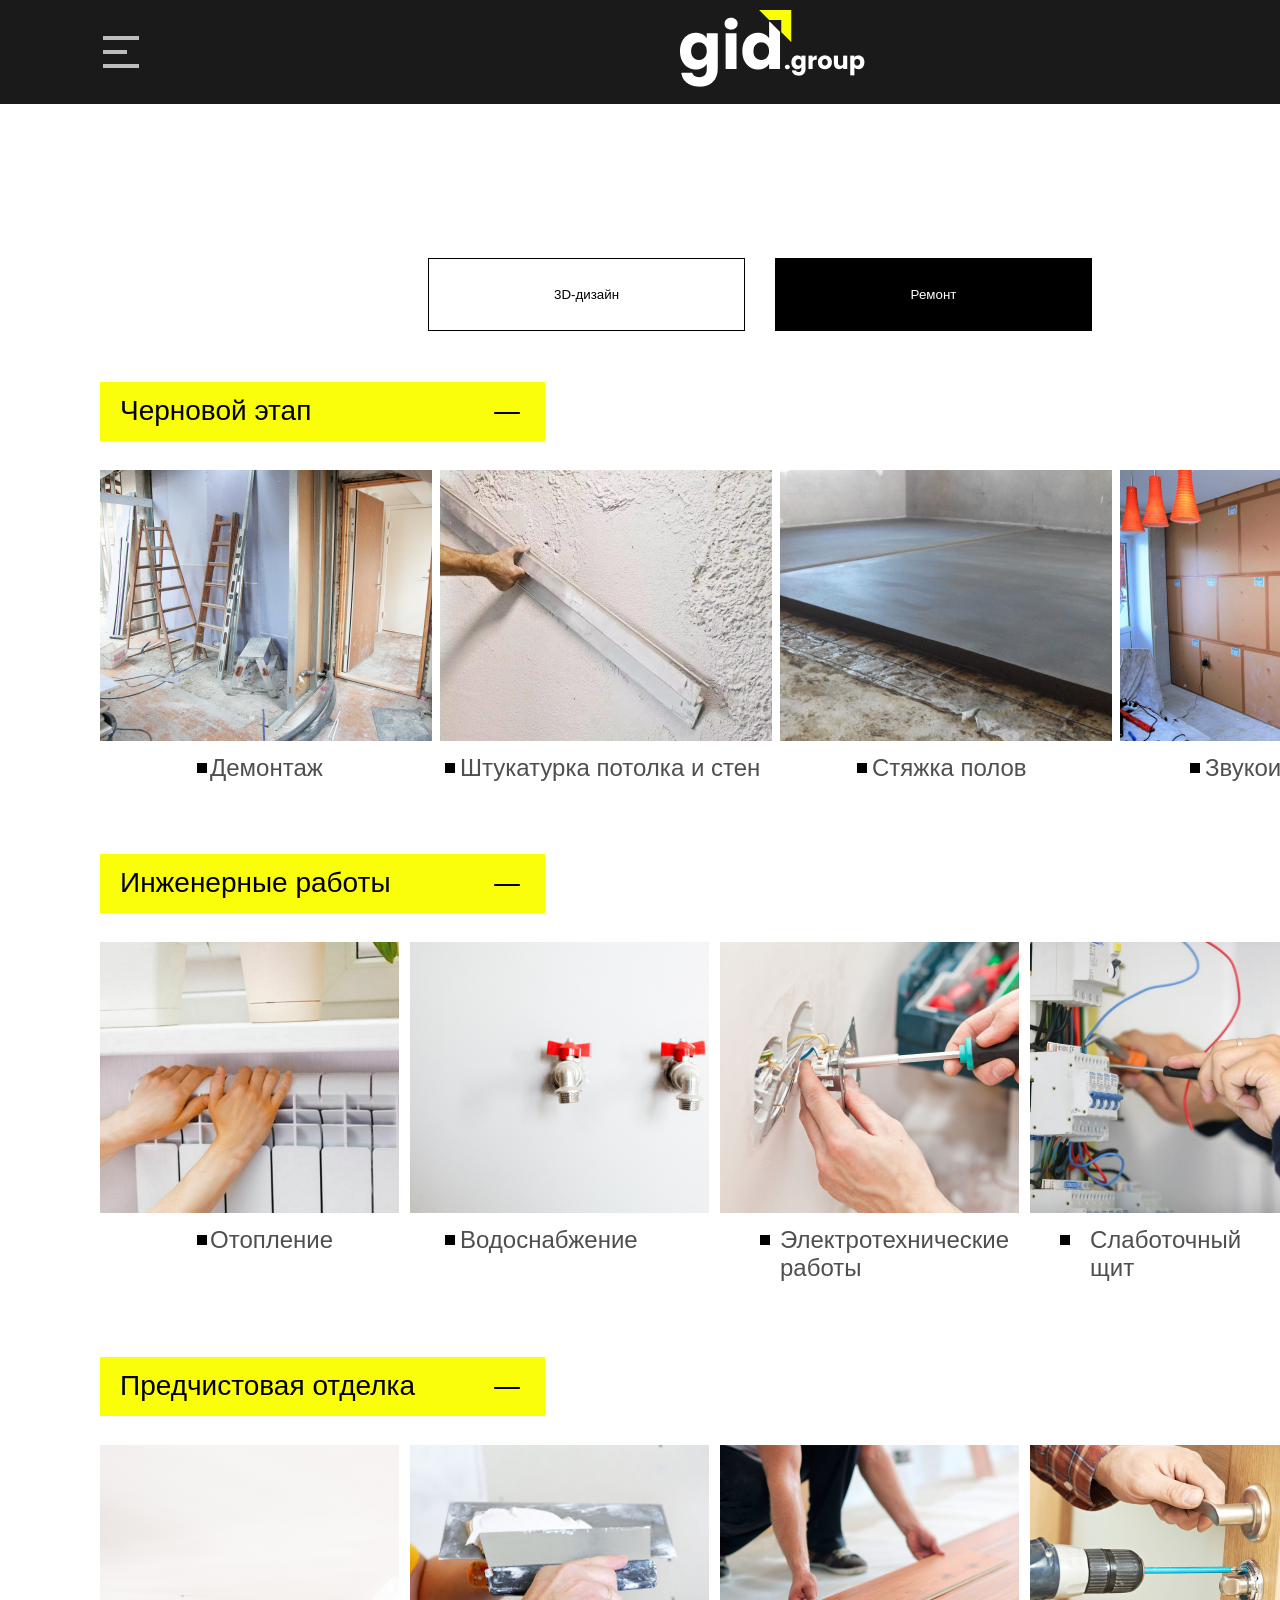
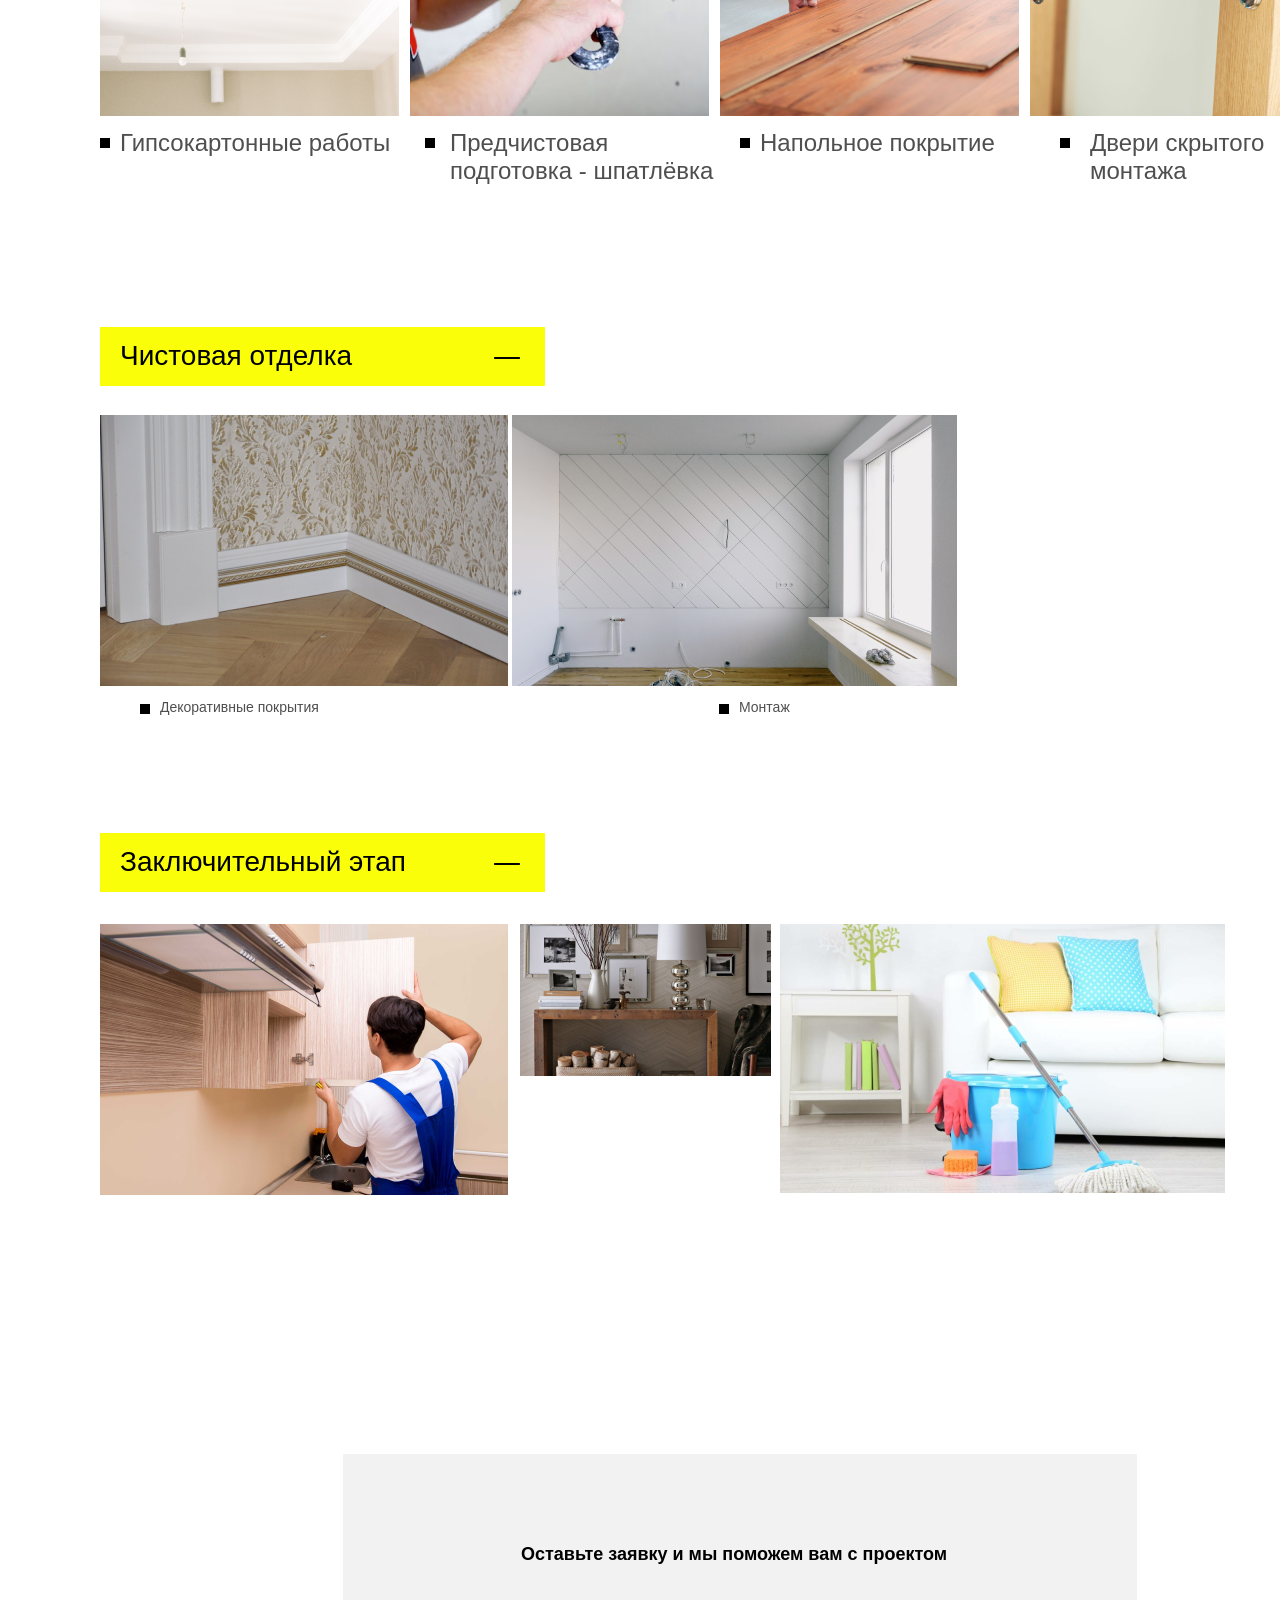
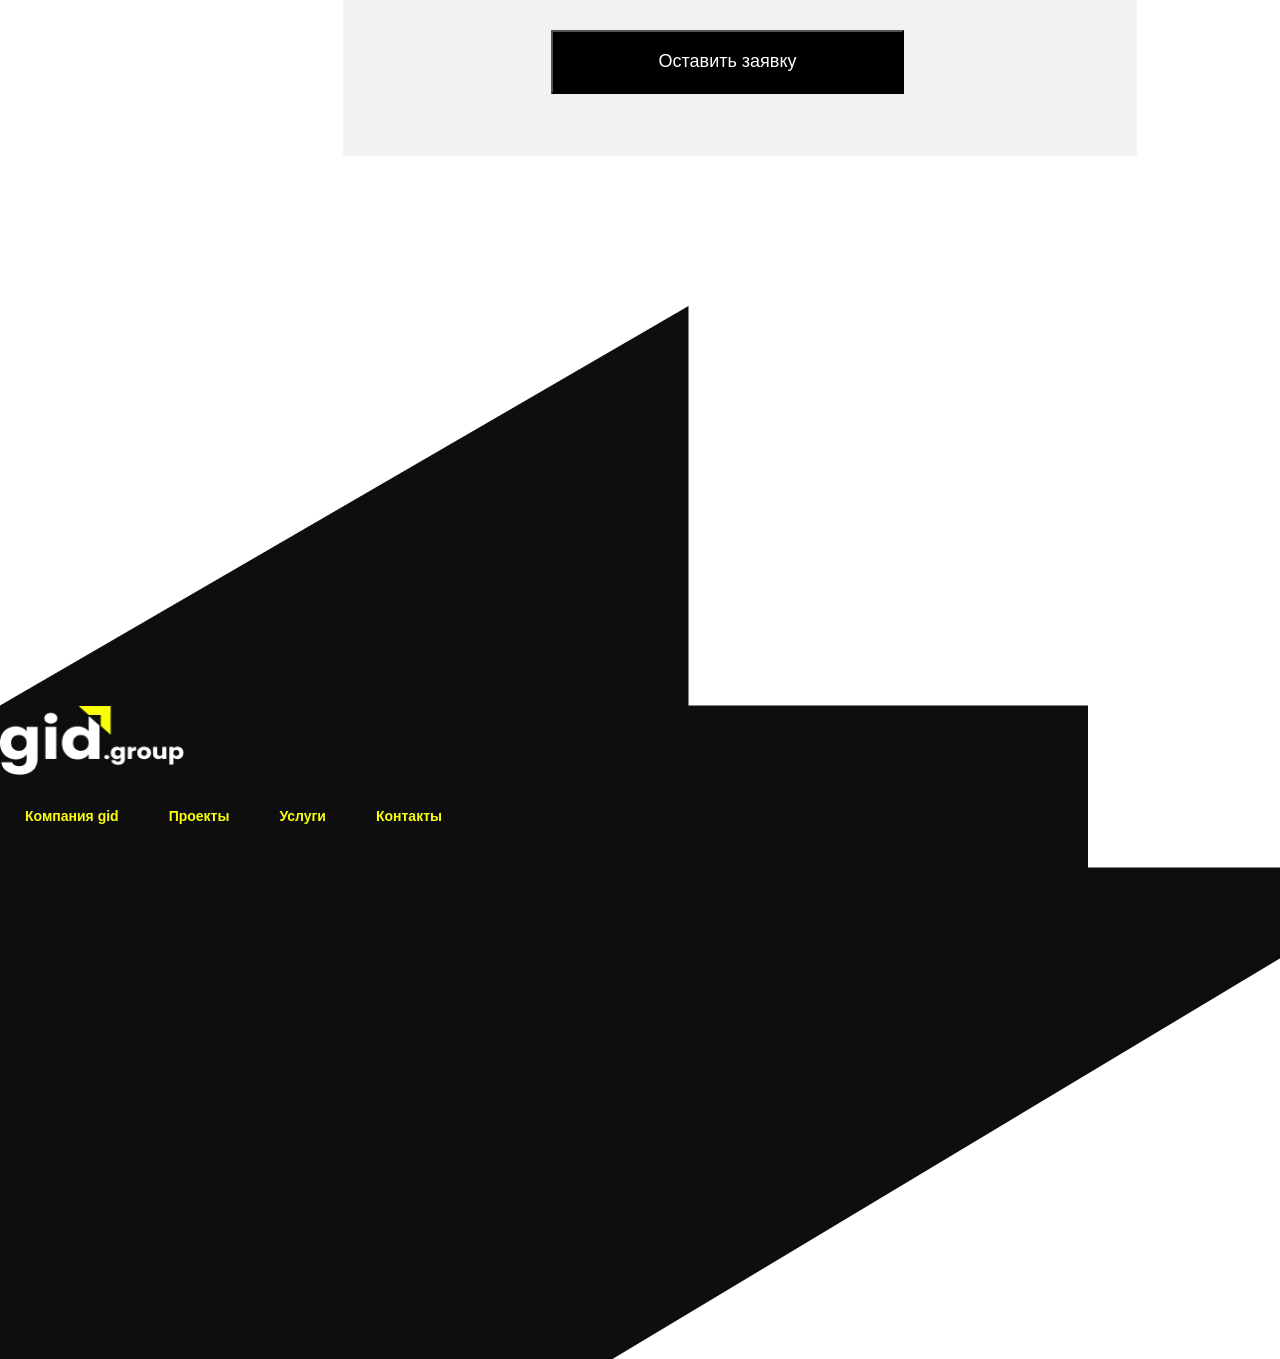
<file: pages/usluge/index.html>
<!DOCTYPE html>
<html lang="en">

<head>
    <meta charset="UTF-8">
    <meta name="viewport" content="width=device-width, initial-scale=1.0">
    <title>Document</title>
    <link rel="stylesheet" href="https://cdn.jsdelivr.net/npm/bootstrap-icons@1.11.3/font/bootstrap-icons.min.css">
    <link rel="stylesheet" href="./usulge.css">
    <link rel="shortcut icon" href="./Navruzbek/Logo.png" type="image/x-icon">
</head>

<body>
    <div class="container">
        <nav>
            <img class="nav_text" src="./Navruzbek/Vector.png" alt="">
            <img class="nav_img" src="./Navruzbek/Logo.png" alt="">
            <a href="tel">
            <i class="bi bi-telephone-fill"></i>
        </a>
        </nav>
        <header>
            <button class="header_btn">3D-дизайн</button>
            <button class="header_btn2">Ремонт</button>
            <div class="header_div">
                <p class="header_div_text">Черновой этап</p>
                <img class="header_div_text2" src="./Navruzbek/ayiruv.png" alt="">
            </div>
            <img class="header_img" src="./Navruzbek/pexels-rene-asmussen-3990359 1.png" alt="">
            <img class="header_img2" src="./Navruzbek/maxresdefault 1.png" alt="">
            <img class="header_img3" src="./Navruzbek/825669053 1.png" alt="">
            <img class="header_img4" src="./Navruzbek/tonkaya-zvukoizolyatsiya-sten-v-kvartire- 1.png" alt="">
            <img class="header_img5" src="./Navruzbek/Rectangle 133.png" alt="">
            <p class="header_div_text3">Демонтаж</p>
            <img class="header_img6" src="./Navruzbek/Rectangle 133.png" alt="">
            <p class="header_div_text4">Штукатурка потолка и стен</p>
            <img class="iudidi" src="./Navruzbek/Rectangle 133.png" alt="">
            <p class="lkflklkrsfg">Стяжка полов</p>
            <img class="gghhhhh" src="./Navruzbek/Rectangle 133.png" alt="">
            <p class="OIWIDHUEWUF">Звукоизоляция</p>
        </header>
        <main>
            <div class="main_div">
                <p class="main_div_text">Инженерные работы</p>
                <img class="main_div_text2" src="./Navruzbek/ayiruv.png" alt="">
            </div>
                <img class="header_img210" src="./Navruzbek/1569345139_41707023126567581 1.png" alt="">
                <img class="header_img22" src="./Navruzbek/pexels-la-miko-3616761 1.png" alt="">
                <img class="header_img32" src="./Navruzbek/10 9.png" alt="">
                <img class="header_img42" src="./Navruzbek/elektrik 1.png" alt="">
                <img class="nkkdbfcbs2"
                    src="./Navruzbek/depositphotos_19367813-stock-photo-air-conditioner-consumption 1.png" alt="">
                <img class="header_img52" src="./Navruzbek/Rectangle 133.png" alt="">
                <p class="header_div_text32">Отопление</p>
                <img class="header_img62" src="./Navruzbek/Rectangle 133.png" alt="">
                <p class="header_div_text42">Водоснабжение</p>
                <img class="iudidi2" src="./Navruzbek/Rectangle 133.png" alt="">
                <p class="lkflklkrsfg2">Электротехнические работы</p>
                <img class="gghhhhh2" src="./Navruzbek/Rectangle 133.png" alt="">
                <p class="OIWIDHUEWUF2">Слаботочный щит</p>
                <img class="lweflnwear" src="./Navruzbek/Rectangle 133.png" alt="">
                <p class="jhwwshbwehb">Кондиционирование</p>
        </main>
        <section>
            <div class="main_div3">
                <p class="main_div_text3">Предчистовая отделка</p>
                <img class="main_div_text23" src="./Navruzbek/ayiruv.png" alt="">
            </div>
                <img class="header_img2103" src="./Navruzbek/pexels-la-miko-3615726 1.png" alt="">
                <img class="header_img223" src="./Navruzbek/unnamed 1.png" alt="">
                <img class="header_img323" src="./Navruzbek/mozhno-li-ulozhit-laminat-na-linoleum 1.png" alt="">
                <img class="header_img423" src="./Navruzbek/montaj1 1.png" alt="">
                <img class="nkkdbfcbs23"
                    src="./Navruzbek/kak-povesit-shtory-na-potolochnyj-karniz-22 1.png" alt="">
                <img class="header_img523" src="./Navruzbek/Rectangle 133.png" alt="">
                <p class="header_div_text323">Гипсокартонные работы</p>
                <img class="header_img623" src="./Navruzbek/Rectangle 133.png" alt="">
                <p class="header_div_text423">Предчистовая подготовка - шпатлёвка</p>
                <img class="iudidi23" src="./Navruzbek/Rectangle 133.png" alt="">
                <p class="lkflklkrsfg23">Напольное покрытие</p>
                <img class="gghhhhh23" src="./Navruzbek/Rectangle 133.png" alt="">
                <p class="OIWIDHUEWUF23">Двери скрытого монтажа</p>
                <img class="lweflnwear3" src="./Navruzbek/Rectangle 133.png" alt="">
                <p class="jhwwshbwehb3"> Установка карнизов и молдингов и декор. элементов (молдинги, гипс, панели), карнизов</p>
        </main>
        </section>
        <div class="small_div4">
            <div class="main_div4">
                <p class="main_div_text4">Чистовая отделка</p>
                <img class="main_div_text24" src="./Navruzbek/ayiruv.png" alt="">
            </div>
            <img class="kljwbduviwd" src="./Navruzbek/scale_1200 1.png" alt="">
            <img class="dwkbcedhs" src="./Navruzbek/pexels-ksenia-chernaya-5691495 1.png" alt="">
            <img class="qkscbwdhs" src="./Navruzbek/Rectangle 133.png" alt="">
            <p class="djbcyudsic">Декоративные покрытия</p>
            <img class="qkscbwdhs2" src="./Navruzbek/Rectangle 133.png" alt="">
            <p class="klesjndcbwihsxc">Монтаж</p>
        </div>
        <div class="wkhducodasax">
            <div class="main_div5">
                <p class="main_div_text5">Заключительный этап</p>
                <img class="main_div_text25" src="./Navruzbek/ayiruv.png" alt="">
            </div>
            <img class="kwdhslkwdsjfc" src="./Navruzbek/30258560052497683_753e 1.png" alt="">
            <img class="sgckuta" src="./Navruzbek/037 1 (1).png" alt="">
            <img class="wskdbshc" src="./Navruzbek/XXXL 1.png" alt="">
        </div>
        <div class="lkdscs">
            <p class="sjkdbciewdb">Оставьте заявку и мы поможем вам с проектом</p>
            <button class="wjkebhdwehd">Оставить заявку</button>
        </div>
        <footer>
            <img class="wqdbwejbd" src="./Navruzbek/Rectangle 56.png" alt="">
            <img class="wkdnewnd" src="./Navruzbek/Logo.png" alt="">
            <ul class="wejdbew">
                <li>Компания gid</li>
                <li>Проекты</li>
                <li>Услуги</li>
                <li>Контакты</li>
            </ul>
        </footer>
    </div>
</body>

</html>
</file>
<file: pages/3d/3d.css>
@font-face {
    font-family: 'Roboto-Light-300';
    src: url(../3d/assets/fonts/Roboto-Light.ttf);
}

@font-face {
    font-family: 'Roboto-Medium-500';
    src: url(./assets/fonts/Roboto-Medium.ttf);
}

@font-face {
    font-family: 'Roboto-Regular-400';
    src: url(./assets/fonts/Roboto-Regular.ttf);
}

* {
    padding: 0;
    margin: 0;
    box-sizing: border-box;
    font-family: sans-serif;
}

.container {
    max-width: 1440px;
    margin: 0 auto;
    /* border: 2px solid black; */
}

.header {
    max-width: 1440px;
    height: 104px;
    background-color: hsla(0, 0%, 0%, 0.9);
}

.navbar {
    display: flex;
    align-items: center;
    justify-content: space-between;
    padding: 0px 100px;
    /* gap: 500px; */
}
.bi-list{
    font-size: 40px;
    color: hsla(0, 0%, 74%, 1);

}
.bi-telephone-fill{
    color: hsla(0, 0%, 74%, 1);
    font-size: 40px;
}
.main_text {
    font-family: 'Roboto-Light-300';
    font-size: 14px;
    font-weight: 400;
    line-height: 16px;
    letter-spacing: 0em;
    text-align: left;
    color: hsla(0, 0%, 31%, 1);
    margin-left: 100px;
    margin-top: 10px;
}

span {
    font-family: 'Roboto-Light-300';
    font-size: 14px;
    font-weight: 300;
    line-height: 16px;
    letter-spacing: 0em;
    text-align: left;

}

@media only screen and (max-width:480px) {
    .navbar {
        padding: 0px 50px;
    }

    .main_text {
        margin-left: 50px;
    }
}

@media only screen and (max-width:380px) {
    .navbar {
        padding: 0px 20px;
    }

    .main_text {
        margin-left: 20px;
    }
}

.ota_btn {
    width: 362.29px;
    height: 49.77px;
    /* border: 2px solid black; */
    display: flex;
    align-items: center;
    justify-content: space-between;
    margin-left: 500px;
}

.btn1,
.btn2 {
    width: 170.54px;
    height: 49.77px;
    background: hsla(0, 0%, 0%, 1);
    border: 1px solid hsla(0, 0%, 0%, 1);
    font-family: 'Roboto-Light-300';
    font-size: 14px;
    font-weight: 300;
    line-height: 16px;
    letter-spacing: 0em;
    text-align: center;
    color: hsla(0, 0%, 100%, 1);
    transition: .5s;
    cursor: pointer;
}

.btn2 {
    border: 1px solid hsla(0, 0%, 0%, 1);
    color: hsla(0, 0%, 0%, 1);
    background-color: hsla(0, 0%, 100%, 1);
}

.btn1:hover {
    border-radius: 5px;
    background-color: hsla(0, 0%, 100%, 1);
    border: 1px solid hsla(0, 0%, 0%, 1);
    transition: .5s;
    color: hsla(0, 0%, 0%, 1);
}

.btn2:hover {
    border-radius: 5px;
    background: hsla(0, 0%, 0%, 1);
    border: 1px solid hsla(0, 0%, 0%, 1);
    color: hsla(0, 0%, 100%, 1);
}

hr {
    margin-top: 50px;
}

.main_box {
    position: relative;
}

.main_p {
    width: 5566px;
    height: 0px;
    top: 248px;
    left: 576px;
    gap: 0px;
    border: 1px 0px 0px 0px;
    opacity: 0px;
    rotate: 90deg;
    margin-left: -1450px;
    border: 1px solid hsla(0, 0%, 88%, 1);
    /* position: absolute; */
    /* left: 0px;
    top: 500px; */
}

.main_p2 {
    width: 2566px;
    height: 0px;
    top: 248px;
    left: 1260px;
    gap: 0px;
    border: 1px 0px 0px 0px;
    opacity: 0px;
    rotate: -90deg;
    border: 1px solid hsla(0, 0%, 88%, 1);
    margin-left: -330px;
    /* margin-top: 200px; */

}

.main_btn1 {
    width: 281px;
    height: 49px;
    top: 277px;
    left: 195px;
    gap: 0px;
    opacity: 0px;
    background: hsla(61, 100%, 52%, 1);
    font-family: 'Roboto-Medium-500';
    font-size: 28px;
    font-weight: 500;
    line-height: 32.81px;
    text-align: center;
    margin-left: 50px;
    margin-top: 20px;
    border: none;
    transition: .5s;

}
.main_btn1:hover{
    background-color: transparent;
    box-shadow: 0px 0px 5px 5px hsla(61, 100%, 52%, 1);
    transition: .5s;
    cursor: pointer;
}

.main_text1 {
    width: 615px;
    height: 160px;
    top: 297px;
    left: 613px;
    gap: 0px;
    opacity: 0px;
    font-family: 'Roboto-Regular-400';
    font-size: 20px;
    font-weight: 400;
    line-height: 39.54px;
    text-align: left;
    margin-left: 350px;
    margin-top: -40px;
}

.main_img1 {
    margin-left: 970px;
    margin-top: -160px;
}

.section {
    max-width: 1440px;
    height: 327px;
    top: 2853px;
    left: 96px;
    gap: 0px;
    opacity: 0px;
    background: hsla(0, 0%, 95%, 1);
    margin-top: 50px;
    display: flex;
    align-items: center;
    justify-content: space-around;
}

.section_text {
    width: 623px;
    height: 106px;
    top: 2964px;
    left: 203px;
    gap: 0px;
    opacity: 0px;
    font-family: 'Roboto-Medium-500';
    font-size: 36px;
    font-weight: 500;
    line-height: 52.81px;
    text-align: left;

}

.section_btn {
    width: 577px;
    height: 112px;
    top: 2964px;
    left: 1056px;
    gap: 0px;
    border: 1px 0px 0px 0px;
    opacity: 0px;
    background: hsla(0, 0%, 0%, 1);
    border: 1px solid hsla(0, 0%, 0%, 1);
    font-family: 'Roboto-Light-300';
    font-size: 36px;
    font-weight: 300;
    line-height: 42.19px;
    text-align: center;
    color: hsla(0, 0%, 95%, 1);
    transition: .5s;

}

.section_btn:hover {
    background-color: transparent;
    border-radius: 5px;
    transition: .5s;
    cursor: pointer;
    color: hsla(0, 0%, 0%, 1);
}
/* .box1{

} */
@media only screen and (max-width:1330px) {
    .box1{
        display: flex;
        flex-direction: column;
    }
    .main_text1 {
        margin-left: 50px;
        margin-top: 5px;
    }
    .main_img1 {
        margin-left: 670px;
        margin-top: -160px;
    }
    .section {
        display: flex;
        flex-direction: column;
    }
    .ota_btn {
        margin-left: 300px;
    }
}
@media only screen and (max-width:1120px){
    .main_img1 {
        margin-left: 45px;
        margin-top: 10px;
    }
    .ota_btn {
        margin-left: 100px;
        margin-top: 20px;
    }
}
@media only screen and (max-width:670px){
    .section_btn {
        width: 377px;
        height: 112px;
    
    }
    .section_text {
        width: 523px;
        height: 106px;
        text-align: center;
    
    }
    .main_text1 {
        width: 315px;
        height: 160px;
    }
    .main_img1 {
        margin-top: 200px;
        width: 300px;
        height: 250px;
    }
}
@media only screen and (max-width:320px){
    .section_btn {
        margin-left: 150px;
        width: 377px;
        height: 100px;
    
    }
    .section_text {
        margin-left: 150px;
        width: 323px;
        height: 106px;
        text-align: center;
    
    }
    .ota_btn {
        margin-left: 10px;
    }
}
</file>
<file: pages/proekt/main.css>
@font-face {
    font-family: 'roboto-400';
    src: url('../proekt/fonts/RobotoFlex_VariableFont_GRAD\,XOPQ\,XTRA\,YOPQ\,YTAS\,YTDE\,YTFI\,YTLC.ttf');
}

* {
    padding: 0;
    margin: 0;
    box-sizing: border-box;
}

.container {
    max-width: 1440px;
    height: 6130px;
    background: #f9ecec;
    padding: 20px 20px;
    margin: 0 auto;
}

.header {
    max-width: 1440px;
    height: 104px;
    background: #000000E5;
    display: flex;
    align-items: center;
    justify-content: space-between;
    padding: 0px 100px;
}

.bi-list {
    width: 36px;
    height: 32px;
    color: #BDBDBD;
    font-size: 40px;
}

.header_logo {
    width: 184.36px;
    height: 76.6px;

}

.bi-telephone-fill {
    width: 29px;
    height: 29px;
    color: #BDBDBD;
    font-size: 30px;
}

@media only screen and (max-width:551px) {
    .header {
        padding: 0px 20px;
    }
}

@media only screen and (max-width:411px) {
    .bi-list {
        font-size: 30px;
    }

    .header_logo {
        width: 120px;
        height: 50px;

    }

    .bi-telephone-fill {
        font-size: 20px;
    }
}

/* header tugadi */

.main {
    max-width: 1440px;
    padding: 0px 80px;
    display: flex;
    align-items: center;
    justify-content: center;
}

.main_text {
    font-family: 'roboto-400';
    font-size: 14px;
    font-weight: 400;
    line-height: 16px;
    letter-spacing: 0em;
    text-align: left;
    color: #4F4F4F;
    cursor: pointer;
    margin-top: 20px;
    margin-left: 90px;
}

.span {
    font-family: 'roboto-400';
    font-size: 14px;
    font-weight: 300;
    line-height: 16px;
    letter-spacing: 0em;
    text-align: left;
    column-rule: black;
    margin-top: 20px;
}

.main_btn_div {
    max-width: 914px;
    height: 61px;
    display: flex;
    justify-content: space-between;
    gap: 30px;
    align-items: center;
    margin-top: 30px;
}

.btn1,
.btn2,
.btn3,
.btn4 {
    width: 209px;
    height: 61px;
    font-family: 'roboto-400';
    font-size: 18px;
    font-weight: 300;
    line-height: 21px;
    letter-spacing: 0em;
    text-align: center;
    color: #4F4F4F;
    background: #F2F2F2;
    cursor: pointer;
    border-radius: 10px;
    border: transparent;
    transition: .5s;
}

.btn1:hover {
    background-color: yellow;
    color: black;
    transition: .5s;
}

.btn2:hover {
    background-color: yellow;
    color: black;
    transition: .5s;
}

.btn3:hover {
    background-color: yellow;
    color: black;
    transition: .5s;
}

.btn4:hover {
    background-color: yellow;
    color: black;
    transition: .5s;
}

@media only screen and (max-width:931px) {

    .btn1,
    .btn2,
    .btn3,
    .btn4 {
        width: 150px;
        height: 51px;
    }
}

@media only screen and (max-width:706px) {
    .main_btn_div {
        flex-wrap: wrap;
    }

    .main_text {
        display: none;
    }
}

@media only screen and (max-width:531px) {
    .main {
        padding: 0px 20px;
    }
}

@media only screen and (max-width:410px) {
    .main_btn_div {
        display: flex;
        align-items: center;
        justify-content: center;
    }
}

/* main tugadi */

.section {
    max-width: 1440px;
    height: 4227px;
    display: flex;
    align-items: center;
    justify-content: center;
    flex-direction: column;
    padding: 0px 84px;
    gap: 20px;
    margin-top: 100px;
}

.section_div1,
.section_div2,
.section_div3,
.section_div4,
.section_div5 {
    max-width: 1356px;
    height: 845px;
    display: flex;
    justify-content: center;
}


.section_div1_card1 {
    background-image: url("../proekt/img/section\ img\ 1.png");
    display: flex;
    align-items: center;
    width: 576px;
    height: 657px;
    border-radius: 15px;
    cursor: pointer;
}

.section_div1_card2 {
    background-image: url("../proekt/img/section\ img\ 2.png");
    display: flex;
    align-items: center;
    width: 576px;
    height: 657px;
    border-radius: 15px;
    cursor: pointer;
}


.section_div1_card3 {
    background-image: url("../proekt/img/section\ img\ 3.png");
    display: flex;
    align-items: center;
    width: 576px;
    height: 657px;
    border-radius: 15px;
    cursor: pointer;
}

.section_div2_card1 {
    background-image: url("../proekt/img/section\ img\ 4.png");
    display: flex;
    align-items: center;
    width: 576px;
    height: 657px;
    border-radius: 15px;
    cursor: pointer;
}

.section_div2_card2 {
    background-image: url("../proekt/img/section\ img\ 5.png");
    display: flex;
    align-items: center;
    width: 576px;
    height: 657px;
    border-radius: 15px;
    cursor: pointer;
}

.section_div2_card3 {
    background-image: url("../proekt/img/section\ img\ 6.png");
    display: flex;
    align-items: center;
    width: 576px;
    height: 657px;
    border-radius: 15px;
    cursor: pointer;
}

.section_div3_card1 {
    background-image: url("../proekt/img/section\ img\ 7.png");
    display: flex;
    align-items: center;
    width: 576px;
    height: 657px;
    border-radius: 15px;
    cursor: pointer;
}

.section_div3_card2 {
    background-image: url("../proekt/img/section\ img\ 8.png");
    display: flex;
    align-items: center;
    width: 576px;
    height: 657px;
    border-radius: 15px;
    cursor: pointer;
}

.section_div3_card3 {
    background-image: url("../proekt/img/section\ img\ 9.png");
    display: flex;
    align-items: center;
    width: 576px;
    height: 657px;
    border-radius: 15px;
    cursor: pointer;
}

.section_div4_card1 {
    background-image: url("../proekt/img/section\ img\ 10.png");
    display: flex;
    align-items: center;
    width: 576px;
    height: 657px;
    border-radius: 15px;
    cursor: pointer;
}

.section_div4_card2 {
    background-image: url("../proekt/img/section\ img\ 11.png");
    display: flex;
    align-items: center;
    width: 576px;
    height: 657px;
    border-radius: 15px;
    cursor: pointer;
}

.section_div4_card3 {
    background-image: url("../proekt/img/section\ img\ 12.png");
    display: flex;
    align-items: center;
    width: 576px;
    height: 657px;
    border-radius: 15px;
    cursor: pointer;
}

.section_div5_card1 {
    background-image: url("../proekt/img/section\ img\ 13.png");
    display: flex;
    align-items: center;
    width: 576px;
    height: 657px;
    border-radius: 15px;
    cursor: pointer;
}

.section_div5_card2 {
    background-image: url("../proekt/img/section\ img\ 14.png");
    display: flex;
    align-items: center;
    width: 576px;
    height: 657px;
    border-radius: 15px;
    cursor: pointer;
}

.section_div5_card3 {
    background-image: url("../proekt/img/section\ img\ 15.png");
    display: flex;
    align-items: center;
    width: 576px;
    height: 657px;
    border-radius: 15px;
    cursor: pointer;
}

.section_text_div {
    margin-top: 780px;
}

.section_text1 {
    font-family: 'roboto-400';
    font-size: 28px;
    font-weight: 400;
    line-height: 32.81px;
    text-align: left;
    color: #000000;
    cursor: pointer;
}

.section_text2 {
    font-family: 'roboto-400';
    font-size: 24px;
    font-weight: 300;
    line-height: 28.13px;
    text-align: left;
    color: #4F4F4F;
    cursor: pointer;
    margin-top: 10px;
}

.section_text3 {
    font-family: 'roboto-400';
    font-size: 18px;
    font-weight: 300;
    line-height: 21.09px;
    text-align: left;
    color: #333333;
    cursor: pointer;
    margin-top: 10px;
}

.section_btn {
    width: 273px;
    height: 66px;
    border: 1px 0px 0px 0px;
    opacity: 0px;
    border: 1px solid #000000;
    background: #000000;
    font-family: 'roboto-400';
    font-size: 24px;
    font-weight: 300;
    line-height: 28.13px;
    text-align: center;
    color: #F2F2F2;
    display: flex;
    align-items: center;
    justify-content: center;
    gap: 20px;
    border-radius: 8px;
    border: transparent;
    cursor: pointer;
    transition: .5s;
}

.section_btn:hover {
    background: none;
    border: 1px solid black;
    color: black;
    transition: .5s;
}

.bi-arrow-clockwise {
    font-size: 34px;

}

@media only screen and (max-width:1400px) {
    .section_text_div {
        margin-top: 600px;
    }

    .section_div1,
    .section_div2,
    .section_div3,
    .section_div4,
    .section_div5 {
        height: 600px;
    }

    .section {
        height: 3227px;
    }

    .section_div1_card1,
    .section_div1_card2,
    .section_div1_card3,
    .section_div2_card1,
    .section_div2_card2,
    .section_div2_card3,
    .section_div3_card1,
    .section_div3_card2,
    .section_div3_card3,
    .section_div4_card1,
    .section_div4_card2,
    .section_div4_card3,
    .section_div5_card1,
    .section_div5_card2,
    .section_div5_card3 {
        width: 376px;
        height: 457px;
    }
}

@media only screen and (max-width:1339px) {

    .section_div1,
    .section_div2,
    .section_div3,
    .section_div4,
    .section_div5 {
        flex-wrap: wrap;
        height: auto;
        margin-top: 50px;
    }

    .section {
        height: auto;
    }

    .section_div1_card3,
    .section_div2_card3,
    .section_div3_card3,
    .section_div4_card3,
    .section_div5_card3 {
        margin-top: 150px;
        margin-bottom: 150px;
    }
}

@media only screen and (max-width:963px) {

    .section_text_div {
        margin-top: 300px;
        margin-left: 20px;
    }

    .section_div1_card3,
    .section_div2_card3,
    .section_div3_card3,
    .section_div4_card3,
    .section_div5_card3 {
        margin-top: 0px;
        margin-bottom: 0px;
    }

    .section_div1_card1,
    .section_div1_card2,
    .section_div1_card3,
    .section_div2_card1,
    .section_div2_card2,
    .section_div2_card3,
    .section_div3_card1,
    .section_div3_card2,
    .section_div3_card3,
    .section_div4_card1,
    .section_div4_card2,
    .section_div4_card3,
    .section_div5_card1,
    .section_div5_card2,
    .section_div5_card3 {
        margin-top: 30px;
    }

    .section_text1 {
        color: #FFFFFF;
    }

    .section_text2 {
        color: #FFFFFF;
    }

    .section_text3 {
        color: #FFFFFF;
    }
}

@media only screen and (max-width:386px) {

    .section_div1_card1,
    .section_div1_card2,
    .section_div1_card3,
    .section_div2_card1,
    .section_div2_card2,
    .section_div2_card3,
    .section_div3_card1,
    .section_div3_card2,
    .section_div3_card3,
    .section_div4_card1,
    .section_div4_card2,
    .section_div4_card3,
    .section_div5_card1,
    .section_div5_card2,
    .section_div5_card3 {
        width: 306px;
        height: 407px;
    }

    .section_text_div {
        margin-top: 180px;
        margin-left: 20px;
    }

    .section_text1 {
        color: rgb(252, 242, 242);
        font-size: 22px;
    }

    .section_text2 {
        color: rgb(252, 242, 242);
        font-size: 20px;
    }

    .section_text3 {
        color: rgb(252, 242, 242);
        font-size: 18px;
    }
}

/* section tugadi */

.section2 {
    max-width: 1440px;
    height: auto;
    display: flex;
    align-items: center;
    justify-content: center;
    flex-direction: column;
    gap: 50px;
    padding: 20px 20px;
    margin-top: 100px;
}

.hr {
    width: 1440px;
    height: 1px;
    color: #000000;
}

.section2_card_div {
    max-width: 1250px;
    height: 300px;
    background: #F2F2F2;
    display: flex;
    align-items: center;
    justify-content: space-between;
    gap: 50px;
    padding: 0px 50px;
    border-radius: 10px;
}

.section2_card_div_text {
    max-width: 573px;
    height: 106px;
    font-family: 'roboto-400';
    font-size: 33px;
    font-weight: 700;
    text-align: left;
    color: #000000;
    cursor: pointer;
}

.section2_card_div_btn {
    width: 507px;
    height: 90px;
    gap: 0px;
    border: 1px 0px 0px 0px;
    opacity: 0px;
    border: 1px solid #000000;
    background: #000000;
    font-family: 'roboto-400';
    font-size: 36px;
    font-weight: 300;
    line-height: 42.19px;
    text-align: center;
    color: #F2F2F2;
    border-radius: 10px;
    border: transparent;
    cursor: pointer;
    transition: .5s;
}

.section2_card_div_btn:hover {
    background: white;
    color: black;
    transition: .5s;
    border: 1px solid black;
}

@media only screen and (max-width:1404px) {
    .hr {
        display: none;
    }
}

@media only screen and (max-width:866px) {
    .section2_card_div {
        flex-direction: column;
        justify-content: center;
    }

    .section2_card_div_text {
        font-size: 22px;
    }
}

@media only screen and (max-width:656px) {
    .section2_card_div_btn {
        width: 357px;
        height: 70px;
        font-size: 28px;
    }
}

@media only screen and (max-width:506px) {
    .section2_card_div_btn {
        width: 257px;
        height: 50px;
        font-size: 26px;
    }
}

@media only screen and (max-width:403px) {
    .section2_card_div_btn {
        width: 177px;
        height: 40px;
        font-size: 18px;
    }

    .section2_card_div_text {
        font-size: 218x;
    }
}

/* section2 tugadi */

.footer {
    max-width: 1440px;
    height: 810px;
    display: flex;
    align-items: center;
    margin-top: 200px;
}

.footer_img_1 {
    max-width: 1440px;
    height: 800px;
}

.footer_img_2 {
    max-width: 173px;
    height: 166px;
    margin-left: -425px;
}

.imggggg {
    margin-top: -670px;
}

.image1 {
    position: relative;
}

.footer_logo {
    width: 184.36px;
    height: 76.6px;
    position: absolute;
    top: 320px;
    left: 30px;
}

.fotter_text_div {
    position: absolute;
    top: 440px;
    display: flex;
    justify-content: center;
    gap: 100px;
    left: 30px;
}

.fotter_text_div11 {
    font-family: "roboto-400";
    font-size: 24px;
    font-weight: 700;
    line-height: 35.08px;
    text-align: left;
    color: #FAFF09;
    margin-bottom: 30px;
    cursor: pointer;
}

.fotter_text_div22 {
    color: white;
    margin-top: 20px;
    font-family: "roboto-400";
    cursor: pointer;
}

.fotter_href {
    text-decoration: none;
}

.icon_div {
    display: flex;
    align-items: center;
    justify-content: space-around;
    width: 500px;
    height: 60px;
    position: absolute;
    top: 320px;
    left: 850px;
    font-size: 25px;
    text-align: center;
}


.fotter_btn {
    width: 70px;
    height: 185px;
    position: relative;
    position: absolute;
    top: 5400px;
    left: 1350px;
}

.aaaa {
    width: 35px;
    height: 35px;
    background-color: black;
    color: white;
    padding-top: 5px;
    border-radius: 5px;
}

.footer_textcha {
    color: black;
    font-family: sans-serif;
    font-size: 18px;
    position: absolute;
    top: 6090px;
    left: 800px;
}

/* footer tugadi  */
</file>
<file: pages/proekt2/proekt2.css>
@font-face {
    font-family: "/Roboto400.ttf";
    src: url("./assets/fonts/Roboto400.ttf");
}






* {
    padding: 0;
    margin: 0;
    box-sizing: border-box;
}

.container {
    max-width: 1520px;
    height: 6074px;
    background: #FFFFFF;
    padding: 20px 20px;
    margin: 0 auto;
}

.header_one {
    max-width: 1920px;
    height: 104px;
    background: #000000E5;
    display: flex;
    align-items: center;
    justify-content: space-between;
    padding: 0px 100px;
}

.bi-list {
    width: 36px;
    height: 32px;
    color: #BDBDBD;
    font-size: 40px;
    margin-bottom: 20px;
}

.header_logo_one {
    width: 184.36px;
    height: 76.6px;

}

.bi-telephone-fill {
    width: 29px;
    height: 29px;
    color: #BDBDBD;
    font-size: 30px;
}

.fred {
    padding-left: 110px;
    padding-top: 10px;
    display: flex;
}

.button_card {
    display: flex;
    align-items: center;
    justify-content: center;
    gap: 30px;
}

.button_one {
    width: 150px;
    height: 45px;
    background: #000000;
    color: white;
    transition: .5s;
    border-radius: 5px;
}

.button_one:hover {
    background-color: white;
    color: #000000;
    transition: .5s;
    border-radius: 5px;
}

.button_two:hover {
    background-color: black;
    color: white;
    transition: .5s;
    border: transparent;
    border-radius: 5px;
}

.button_two {
    width: 150px;
    height: 45px;
    background: #F2F2F2;
    color: black;
    transition: .5s;
    cursor: pointer;
    border: 1ps solid transparent;
    border-radius: 5px;
}

.main_img_one {
    max-width: 18895px;
    width: 1300px;
    height: 800px;
    padding-top: 50px;

}

.black_text {
    width: 185px;
    height: 21px;
    font-family: "/Roboto400.ttf";
    margin-left: 40px;
    padding-top: 50px;
    font-size: 18px;
    font-weight: 400;
    line-height: 21px;
    letter-spacing: 0em;
    text-align: left;

}

.grey_text {
    width: 195px;
    height: 21px;
    font-family: Roboto;
    font-size: 18px;
    font-weight: 300;
    line-height: 21px;
    letter-spacing: 0em;
    text-align: left;
    margin-left: 40px;
    padding-top: 10px;
}

.soonetr {
    width: 48px;
    height: 21px;
    font-family: Roboto;
    font-size: 18px;
    font-weight: 300;
    line-height: 21px;
    letter-spacing: 0em;
    text-align: left;
    margin-left: 40px;
}

.uzun_text {
    width: 448px;
    height: 126px;
    font-family: Roboto;
    font-size: 14px;
    font-weight: 300;
    line-height: 21px;
    letter-spacing: 0em;
    text-align: left;
    padding-top: 50px;
}

.buliom_all {
    display: flex;
    gap: 500px;
}

.dref_img1 {
    width: 640px;
    height: 700px;
    padding-top: 80px;

}


.assul_img {
    width: 1297px;
    height: 600px;
    padding-top: 20px;

}

.oldasl_text {
    width: 417px;
    height: 84px;
    font-family: "/Roboto400.ttf";
    font-size: 30px;
    font-weight: 400;
    line-height: 42px;
    letter-spacing: 0em;
    padding-left: 70px;
    padding-top: 50px;
}

.help_text {
    width: 700px;
    height: 175px;
    font-family: "/Roboto400.ttf";
    /* font-size: 24px; */
    font-weight: 300;
    line-height: 35px;
    letter-spacing: 0em;
    text-align: left;
    padding-left: 100px;
    padding-top: 50px;
}

.ofik_text {
    font-family: Roboto;
    /* font-size: 24px; */
    font-weight: 300;
    line-height: 35px;
    letter-spacing: 0em;
    text-align: left;
    width: 600px;
    height: 175px;
    padding-left: 100px;
    padding-top: 50px;
}

.well_text {
    width: 412px;
    height: 700px;
    padding-top: 20px;

}

.cold_welovin {
    width: 1285px;
    height: 600px;
    padding-top: 30px;

}

.section_text {
    width: 220px;
    height: 126px;
    font-family: "/Roboto400.ttf";
    font-size: 20px;
    font-weight: 400;
    line-height: 42px;
    letter-spacing: 0em;
    text-align: left;
    margin-left: 70px;
    padding-top: 50px;
}

.gang {
    margin-left: 150px;
}

.button_card_one {
    display: flex;
    align-items: center;
    justify-content: center;
    gap: 30px;
    margin-top: 20px;
}

.border_card {
    width: 1280px;
    height: 200px;
    border: 1px solid F2F2F2;
    margin-top: 80px;
    background-color: #F2F2F2;

}


.section_bott {
    width: 550px;
    height: 106px;
    font-family: "/Roboto400.ttf";
    font-size: 26px;
    font-weight: 500;
    line-height: 53px;
    letter-spacing: 0em;
    text-align: left;
    padding-top: 35px;
    margin-left: 70px;
    /* display: flex; */
}

.section_btn {
    width: 430px;
    height: 70px;
    position: absolute;
    background-color: #000000;
    color: white;
    margin-left: 700px;
    margin-top: -55px;
    cursor: pointer;
}

.section_btn:hover {
    background-color: white;
    color: black;
    transition: .5s;
}

.footer_card {
    height: 800px;
    position: absolute;
    margin-top: 100px;

}

.footer_img {
    width: 940px;
    height: 800px;
    margin-top: -100px;
}

.footer_img_one {
    width: 150px;
    height: 150px;
    margin-left: 560px;
    margin-top: 50px;
}

.footer {
    width: 1300px;
    height: 800px;
    /* border: 3px solid; */
    margin-top: 100px;
}

.foot_img_logo {
    margin-top: -200px;
    margin-left: -900px;
}

.dfghjk {
    position: absolute;
    margin-left: 00px;
    margin-top: 240px;
    color: white;
}

.foot_text1 {
    margin-left: 80px;
}

.foot_text2 {
    margin-left: 80px;
}

.foot_text3 {
    margin-left: 80px;
}


.food_tel {
    text-decoration: none;
    color: white;
}


.icone_bord {
    width: 400px;
    height: 50px;
    /* border: 1px solid red; */
    margin-top: -120px;
    margin-left: 80px;

}

.drell_img {
    margin-left: 1110px;
    margin-top: -150px;
}

.bi-telegram {
    font-size: 30px;
    border-radius: 5px;
    background-color: black;
    color: white;
}

.bi-instagram {
    margin-left: 30px;
    border-radius: 5px;
    font-size: 30px;
    background-color: black;
    color: white;
}

.bi-facebook {
    border-radius: 5px;
    margin-left: 40px;
    font-size: 30px;
    background-color: black;
    color: white;
}

.bi-youtube {
    margin-left: 40px;
    border-radius: 5px;
    font-size: 30px;
    background-color: black;
    color: white;
}

.bi-tiktok {
    margin-left: 40px;
    border-radius: 5px;
    font-size: 30px;
    background-color: black;
    color: white;
}

.bi-whatsapp {
    margin-left: 40px;
    border-radius: 5px;
    font-size: 30px;
    background-color: black;
    color: white;
}

.footer_button {
    margin-top: -450px;
    text-align: center;
}

.font_larfont_lar{
   font-weight: 900;
}

@media only screen and (max-width:11780px) {

    .main_img_one {
        max-width: 1995px;
        height: 700px;
        padding-top: 50px;

    }

    .buliom_all {
        display: flex;
        gap: 380px;
    }



}


@media only screen and (max-width:1400px) {

    .main_img_one {
        max-width: 1100px;
        /* width: 1295px; */
        height: 700px;
        padding-top: 50px;

    }

    .buliom_all {
        display: flex;
        gap: 400px;
    }



}

@media only screen and (max-width:1050px) {

    .main_img_one {
        max-width: 1100px;
        /* width: 1295px; */
        height: 700px;
        padding-top: 50px;

    }

    .buliom_all {
        display: flex;
        gap: 200px;
    }



}


@media only screen and (max-width:1190px) {

    .main_img_one {
        max-width: 980px;
        /* width: 1295px; */
        height: 700px;
        padding-top: 50px;

    }

    .buliom_all {
        display: flex;
        gap: 380px;
    }

    .grey_text {
        width: 195px;
        height: 21px;
        font-family: Roboto;
        font-size: 18px;
        font-weight: 300;
        line-height: 21px;
        letter-spacing: 0em;
        text-align: left;
        margin-left: 40px;
        padding-top: 10px;
    }

}

@media only screen and (max-width:950px) {

    .main_img_one {
        max-width: 750px;
        /* width: 1295px; */
        height: 700px;
        padding-top: 50px;

    }

    .buliom_all {
        display: flex;
        gap: 380px;
    }

}

@media only screen and (max-width:985px) {

    .main_img_one {
        max-width: 680px;
        /* width: 1295px; */
        height: 700px;
        padding-top: 50px;

    }

    .buliom_all {
        display: flex;
        gap: 380px;
    }

}

@media only screen and (max-width:750px) {

    .main_img_one {
        max-width: 500px;
        /* width: 1295px; */
        height: 600px;
        padding-top: 50px;

    }

    .buliom_all {
        display: flex;
        gap: 300px;
    }
}

@media only screen and (max-width:520px) {

    .main_img_one {
        max-width: 450px;
        /* width: 1295px; */
        height: 500px;
        padding-top: 50px;

    }

}

@media only screen and (max-width:450px) {

    .main_img_one {
        max-width: 380px;
        /* width: 1295px; */
        height: 500px;
        padding-top: 50px;

    }

    .buliom_all {
        display: flex;
        gap: 380px;
    }
}

@media only screen and (max-width:380px) {

    .main_img_one {
        max-width: 340px;
        /* width: 1295px; */
        height: 400px;
        padding-top: 50px;

    }

    .buliom_all {}

}

/* 1350 BULGANDA */


@media only screen and (max-width:1350px) {
    .header_one {
        padding: 0px 20px;
    }

    .fred {
        display: none;
    }

    .button_card {
        padding-top: 50px;
    }

    .button_one {
        width: 140px;
        height: 40px;
        border-radius: 5px;
    }

    .button_two {
        width: 140px;
        height: 40px;
        border-radius: 5px;
    }



}




/* 1885 BULGANDA */

@media only screen and (max-width:1885px) {}




/* 611 BULGANDA */


@media only screen and (max-width:611px) {
    .bi-list {
        font-size: 30px;
    }

    .header_logo_one {
        width: 120px;
        height: 50px;

    }

    .bi-telephone-fill {
        font-size: 20px;
    }

    .fred {
        display: none;
    }

    .button_card {
        padding-top: 50px;
    }

    .button_one {
        width: 140px;
        height: 40px;
        border-radius: 5px;

    }

    .button_two {
        width: 140px;
        height: 40px;
        border-radius: 5px;

    }


}




/* 975 BULGANDA */


@media only screen and (max-width:975px) {}



/* 411 BULGANDA */


@media only screen and (max-width:411px) {
    .bi-list {
        font-size: 30px;
    }

    .header_logo_one {
        width: 120px;
        height: 50px;

    }

    .bi-telephone-fill {
        font-size: 20px;
        padding: 10px 15px 10px 10px;
    }

    .fred {
        display: none;
    }

    .button_card {
        padding-top: 50px;
    }

    .button_one {
        width: 130px;
        height: 35px;
        border-radius: 5px;

    }

    .button_two {
        width: 130px;
        height: 35px;
        border-radius: 5px;

    }


}



/* 711 BULGANDA */

@media only screen and (max-width:711px) {
    .bi-list {
        font-size: 30px;
    }

    .header_logo_one {
        width: 120px;
        height: 50px;

    }

    .bi-telephone-fill {
        font-size: 20px;
        padding: 10px 15px 10px 10px;
    }

    .fred {
        display: none;
    }

    .button_card {
        padding-top: 50px;
    }

    .button_one {
        width: 130px;
        height: 35px;
        border-radius: 5px;

    }

    .button_two {
        width: 130px;
        height: 35px;
        border-radius: 5px;

    }


}





/* 350 BULGANDA */


@media only screen and (max-width:350px) {
    .header_one {
        padding: 0px;
    }

    .fred {
        display: none;

    }

    .button_card {
        padding-top: 50px;
    }

    .button_one {
        width: 120px;
        height: 40px;
        border-radius: 5px;

    }

    .button_two {
        width: 120px;
        height: 40px;
        border-radius: 5px;

    }

}
</file>
<file: pages/proekt3/proekt3.css>
@font-face {
    font-family: "Roboto";
    src: url("./fonts/RobotoFlex_VariableFont_GRAD\,XOPQ\,XTRA\,YOPQ\,YTAS\,YTDE\,YTFI\,YTLC.ttf");
}

* {
    padding: 0;
    margin: 0;
    box-sizing: border-box;
}

.container {
    max-width: 1520px;
    margin: 0 auto;
}

.header {
    max-width: 1520px;
    height: 104px;
    display: flex;
    align-items: center;
    justify-content: space-between;
    padding: 0px 100px;
    background-color: black;
    margin-bottom: 10px;
}

.menus {
    font-size: 40px;
    color: #BDBDBD;
}

.logojon {
    width: 184.36px;
    height: 76.6px;
}

.tel {
    font-size: 30px;
    color: #BDBDBD;
}

@media only screen and (max-width: 500px) {
    .header {
        padding: 0px 30px;
    }

    .logojon {
        width: 170px;
        height: 70px;
    }
}

@media only screen and (max-width: 321px) {
    .header {
        gap: 30px;
    }

    .logojon {
        width: 139.97px;
        height: 51.65px;
    }
}

.main {
    padding: 0px 50px;
}

.main_texts {
    display: flex;
    gap: 5px;
    margin-bottom: 20px;
}

.main_text {
    font-family: "Roboto";
    font-weight: 400;
    cursor: pointer;
    color: #4F4F4F;
}

.main_text:hover {
    color: black;
}

.main_btn_gr {
    display: flex;
    align-items: center;
    justify-content: center;
    gap: 20px;
    margin-bottom: 50px;
}

.main_btn1 {
    width: 209px;
    height: 61px;
    background: transparent;
    border: 1px solid black;
    font-family: "Roboto";
    font-size: 18px;
    font-weight: 300;
    line-height: 21px;
    letter-spacing: 0em;
    text-align: center;
    cursor: pointer;
    transition: .5s;
}

.main_btn1:hover {
    transition: .5s;
    border: transparent;
    background-color: #4F4F4F;
    color: white;
}

.main_btn2 {
    width: 209px;
    height: 61px;
    background: black;
    color: white;
    border: 1px solid transparent;
    font-family: "Roboto";
    font-size: 18px;
    font-weight: 300;
    line-height: 21px;
    letter-spacing: 0em;
    text-align: center;
    cursor: pointer;
    transition: .5s;
}

.main_btn2:hover {
    transition: .5s;
    border-color: transparent;
    background-color: #7e7e7e;
}

@media only screen and (max-width: 650px) {
    .main_text {
        display: none;
    }

    .main_texts {
        margin-bottom: 0;
    }

    .main {
        padding: 20px;
    }
}

@media only screen and (max-width: 500px) {

    .main_btn1,
    .main_btn2 {
        width: 170.54px;
        height: 49.77px;
        font-size: 14px;
    }
}

@media only screen and (max-width: 400px) {
    .main_btn_gr {
        gap: 10px;
    }

    .main {
        padding: 10px;
    }
}

.section1 {
    /* padding: 0px 50px; */
    display: flex;
    flex-direction: column;
    align-items: center;
    margin: 0 auto;
}

.section_top {
    display: flex;
    justify-content: space-between;
    margin-bottom: 30px;
    gap: 400px;
}

.section_top_left {
    display: flex;
    gap: 20px;
}

.title01 {
    font-family: "Roboto";
    font-size: 72px;
    font-weight: 300;
    line-height: 84px;
    letter-spacing: 0em;
    text-align: left;
}

.section1_title {
    font-family: "Roboto";
    font-size: 36px;
    font-weight: 400;
    line-height: 42px;
    letter-spacing: 0em;
    text-align: left;
    margin-bottom: 5px;
}

.section1_text1 {
    font-family: "Roboto";
    font-size: 24px;
    font-weight: 300;
    line-height: 28px;
    letter-spacing: 0em;
    text-align: left;
    margin-bottom: 15px;
}

.section1_text2 {
    width: 500px;
    font-family: "Roboto";
    font-size: 18px;
    font-weight: 300;
    line-height: 21px;
    letter-spacing: 0em;
    text-align: left;

}

.section_top_right {
    background-image: url(../proekt3/images/bgcomment.png);
    width: 363px;
    height: 213px;
    padding: 30px;
}

.comment_text1 {
    font-family: "Roboto";
    font-size: 18px;
    font-weight: 300;
    line-height: 21px;
    letter-spacing: 0em;
    text-align: left;
    color: #7e7e7e;
    margin-bottom: 30px;
}

.comment_text2 {
    width: 283px;
    font-family: "Roboto";
    font-size: 18px;
    font-weight: 300;
    line-height: 21px;
    letter-spacing: 0em;
    text-align: left;

}

.section1_images {
    display: flex;
    gap: 10px;
    margin-bottom: 30px;
}

.section1_image1 {
    width: 900px;
    height: 600px;
}

.section1_image2 {
    width: 450px;
    height: 600px;
}

@media only screen and (max-width: 1360px) {
    .section1_image1 {
        width: 800px;
        height: 400px;
    }

    .section1_image2 {
        width: 350px;
        height: 400px;
    }

    .section_top {
        gap: 200px;
    }
}

@media only screen and (max-width: 1160px) {
    .section1_image1 {
        width: 1000px;
        height: 500px;
    }

    .section1_image2 {
        width: 1000px;
        height: 500px;
    }

    .section1_images {
        display: flex;
        flex-direction: column;
    }

    .section_top {
        gap: 50px;
    }
}

@media only screen and (max-width: 1000px) {
    .section1_image1 {
        width: 800px;
        height: 400px;
    }

    .section1_image2 {
        width: 800px;
        height: 400px;
    }

    .section1_images {
        display: flex;
        flex-direction: column;
    }

    .section_top {
        gap: 30px;
    }

    .section_top {
        flex-direction: column;
        align-items: center;
    }
}

@media only screen and (max-width: 800px) {
    .section1_image1 {
        width: 500px;
        height: 300px;
    }

    .section1_image2 {
        width: 500px;
        height: 300px;
    }
}


@media only screen and (max-width: 600px) {
    .section1_text2 {
        width: 400px;
    }
}

@media only screen and (max-width: 500px) {
    .section1_text2 {
        width: 400px;
    }

    .section1_image1 {
        width: 350px;
        height: 200px;
    }

    .section1_image2 {
        width: 350px;
        height: 200px;
    }

    .title01 {
        font-size: 70px;
    }

    .section1_title {
        font-size: 30px;
    }

    .section1_text1 {
        font-size: 20px;
    }

    .section1_text2 {
        width: 300px;
        font-size: 15px;
    }

}

@media only screen and (max-width: 400px) {
    .section1_text2 {
        width: 300px;
    }

    .section1_image1 {
        width: 300px;
        height: 200px;
    }

    .section1_image2 {
        width: 300px;
        height: 200px;
    }

    .title01 {
        font-size: 65px;
    }

    .section1_title {
        font-size: 25px;
    }

    .section1_text1 {
        font-size: 18px;
    }

    .section1_text2 {
        width: 250px;
        font-size: 14px;
    }

    .section_top_right {
        width: 300px;
    }

    .comment_text2 {
        width: 250px;
    }
}

@media only screen and (max-width: 330px) {
    .section1_text2 {
        width: 200px;
    }

    .section1_image1 {
        width: 300px;
        height: 200px;
    }

    .section1_image2 {
        width: 300px;
        height: 200px;
    }

    .title01 {
        font-size: 60px;
    }

    .section1_title {
        font-size: 20px;
    }

    .section1_text1 {
        font-size: 15px;
    }

    .section1_text2 {
        width: 200px;
        font-size: 12px;
    }

    .section_top_right {
        width: 200px;
    }

    .comment_text2 {
        width: 170px;
        font-size: 14px;
    }
}

.grid_3 {
    max-width: 1520px;
    display: grid;
    grid-template-columns: 1fr 1fr 1fr;
    gap: 10px;
    margin-bottom: 10px;
    align-content: center;
}

.section2_images1 {
    width: 443px;
    height: 650px;
}

.section2_images4 {
    width: 1350px;
    margin-bottom: 30px;
}

@media only screen and (max-width: 1350px) {
    .section2_images1 {
        width: 375px;
    }

    .section2_images4 {
        width: 1150px;
    }

    .section3_image {
        width: 600px;
    }
}

@media only screen and (max-width: 1150px) {
    .section2_images1 {
        width: 325px;
    }

    .section2_images4 {
        width: 1000px;
    }
}

@media only screen and (max-width: 1000px) {
    .section2_images1 {
        width: 800px;
    }

    .section2_images4 {
        width: 800px;
    }

    .grid_3 {
        grid-template-columns: 1fr;
    }
}

@media only screen and (max-width: 800px) {
    .section2_images1 {
        width: 500px;
    }

    .section2_images4 {
        width: 500px;
    }
}

@media only screen and (max-width: 500px) {
    .section2_images1 {
        width: 350px;
    }

    .section2_images4 {
        width: 350px;
    }
}

@media only screen and (max-width: 350px) {
    .section2_images1 {
        width: 300px;
    }

    .section2_images4 {
        width: 300px;
    }
}

.section3_images {
    display: flex;
    gap: 10px;
    margin-bottom: 30px;
}

.section3_image {
    width: 670px;
}

@media only screen and (max-width: 1350px) {
    .section3_image {
        width: 573px;
    }
}

@media only screen and (max-width: 1150px) {
    .section3_image {
        width: 495px;
    }
}

@media only screen and (max-width: 1000px) {
    .section3_image {
        width: 800px;
    }

    .section3_images {
        flex-direction: column;
    }
}

@media only screen and (max-width: 800px) {
    .section3_image {
        width: 500px;
    }
}

@media only screen and (max-width: 500px) {
    .section3_image {
        width: 360px;
    }
}

@media only screen and (max-width: 350px) {
    .section3_image {
        width: 300px;
    }
}

.section_top_left2 {
    display: flex;
    gap: 20px;
    margin-left: -670px;
}

.section4_images {
    display: flex;
    gap: 10px;
}

.section4_image {
    width: 670px;
    margin-bottom: 10px;
}

.chaynik {
    width: 1350px;
}

@media only screen and (max-width: 1350px) {
    .section4_image {
        width: 580px;
    }

    .chaynik {
        width: 1170px;
    }

    .section_top_left2 {
        margin-left: -570px;
    }
}

@media only screen and (max-width: 1150px) {
    .section4_image {
        width: 500px;
    }

    .chaynik {
        width: 1010px;
    }

    .section_top_left2 {
        margin-left: -410px;
    }
}

@media only screen and (max-width: 1000px) {
    .section4_image {
        width: 800px;
    }

    .section4_images {
        flex-direction: column;
    }

    .chaynik {
        width: 800px;
    }

    .section_top_left2 {
        margin-left: -210px;
    }
}

@media only screen and (max-width: 800px) {
    .section4_image {
        width: 500px;
    }

    .chaynik {
        width: 500px;
    }

    .section_top_left2 {
        margin-left: 0px;
    }
}

@media only screen and (max-width: 500px) {
    .section4_image {
        width: 350px;
    }

    .chaynik {
        width: 350px;
    }
}

@media only screen and (max-width: 350px) {
    .section4_image {
        width: 300px;
    }

    .chaynik {
        width: 300px;
    }
}

.section5 {
    background-image: url(./images/chaynik.png);
    width: 1350px;
    height: 900px;
    margin-bottom: 50px;
}

.sar {
    background: #000000B2;
    width: 1350px;
    height: 900px;
    display: flex;
    align-items: center;
    justify-content: center;
    margin-bottom: 30px;
}

.bi-caret-right-square {
    font-size: 50px;
    color: white;
    cursor: pointer;
}

.hr {
    width: 100%;
    height: 2px;
    background-color: #6a6a6a;
    margin-bottom: 30px;
    cursor: pointer;
}

@media only screen and (max-width: 1350px) {
    .section5 {
        width: 1150px;
    }

    .sar {
        width: 1150px;
    }
}

@media only screen and (max-width: 1150px) {
    .section5 {
        width: 1000px;
    }

    .sar {
        width: 1000px;
    }
}

@media only screen and (max-width: 1000px) {
    .section5 {
        width: 800px;
    }

    .sar {
        width: 800px;
    }
}

@media only screen and (max-width: 800px) {
    .section5 {
        width: 500px;
        height: 400px;
    }

    .sar {
        width: 500px;
        height: 400px;
    }
}

@media only screen and (max-width: 500px) {
    .section5 {
        width: 350px;
        height: 400px;
    }

    .sar {
        width: 350px;
        height: 400px;
    }
}

@media only screen and (max-width: 350px) {
    .section5 {
        width: 300px;
    }

    .sar {
        width: 300px;
    }

    .main_btn1,
    .main_btn2 {
        width: 150px;
        height: 40px;
        font-size: 14px;
    }
}

.box {
    width: 1350px;
    height: 200px;
    background: #F2F2F2;
    margin-bottom: 50px;
    display: flex;
    align-items: center;
    justify-content: space-between;
    padding: 50px;
}

.box_text {
    font-family: "Roboto";
    font-size: 32px;
    font-weight: 500;
    line-height: 50px;
    text-align: left;
    width: 623px;
}

.box_btn {
    width: 500px;
    height: 80px;
    border: 1px solid #000000;
    background: #000000;
    font-family: "Roboto";
    font-size: 30px;
    font-weight: 300;
    line-height: 42.19px;
    text-align: center;
    color: white;
    cursor: pointer;
    transition: .5s;
}

.box_btn:hover {
    background: #F2F2F2;
    color: black;
}

@media only screen and (max-width: 1350px) {

    .box {
        width: 1150px;
    }
}

@media only screen and (max-width: 1150px) {

    .box {
        width: 1000px;
    }

    .box_text {
        font-size: 30px;
    }

    .box_btn {
        width: 300px;
        height: 60px;
        font-size: 25px;
    }
}

@media only screen and (max-width: 1000px) {

    .box {
        width: 800px;
    }
}

@media only screen and (max-width: 800px) {

    .box {
        width: 500px;
        padding: 20px;
    }

    .box_text {
        font-size: 20px;
    }

    .box_btn {
        width: 300px;
        height: 50px;
        font-size: 18px;
    }
}

@media only screen and (max-width: 500px) {

    .box {
        width: 350px;
        padding: 30px;
        flex-direction: column;
    }

    .box_text {
        font-size: 20px;
        line-height: 30px;
        width: 300px;
        text-align: center;
    }


}


@media only screen and (max-width: 350px) {

    .box {
        width: 300px;
        padding: 30px;
        flex-direction: column;
    }

    .box_text {
        font-size: 20px;
        line-height: 30px;
        width: 250px;
        text-align: center;
    }

    .box_btn {
        width: 200px;
        height: 50px;
        font-size: 18px;
    }
    
}
</file>
<file: pages/remont/remont.css>
* {
    padding: 0;
    margin: 0;
    font-family: sans-serif;
    box-sizing: border-box;
}

.container {
    margin: 0 auto;
    width: 1920px;
    height: 6617px;
    background-color: white;
}

.head_text {
    color: black;
    font-size: 27px;
}

.header_text {
    display: flex;
    gap: 200px;
    max-width: 10000px;
    margin-left: 20px;


}

span {
    font-size: 38px;

}

.turt {
    width: 40px;
    height: 20px;
    top: 1308px;
    left: 73px;
    gap: 0px;
    opacity: 0px;
    background-color: black;
    margin-top: 10px;
    margin-left: 0px;
}

.scarpion {
    display: flex;
    gap: 20px;
}

.hr {
    width: 200px;
    height: 10px;
    top: 2690px;
    gap: 0px;
    opacity: 0px;
    background-color: #000000;
}

.sect_img {
    align-items: center;
    justify-content: center;
}

.center {
    display: flex;
    align-items: center;
    justify-content: center;
    gap: 20px;
}

.dilshod {
    width: 273px;
    height: 66px;
    top: 3561px;
    left: 823px;
    gap: 0px;
    border: 1px 0px 0px 0px;
    opacity: 0px;
    background-color: black;
    color: white;
    font-family: Roboto;
    font-size: 24px;
    font-weight: 300;
    line-height: 28.13px;
    text-align: center;
}

.btn {
    width: 677px;
    height: 112px;
    top: 9254px;
    left: 1056px;
    gap: 0px;
    border: 1px 0px 0px 0px;
    opacity: 0px;
    background-color: #000000;
    color: white;
    font-size: 37px;
    justify-content: space-around;
    gap: 20px;
}
</file>
<file: pages/usluge/usulge.css>
* {
    margin: 0 auto;
    padding: 0;
    box-sizing: border-box;
    font-family: sans-serif;
}

.container {
    max-width: 1440px;
    height: 4333px;
    background-color: white;
}

nav {
    width: 1440px;
    height: 104px;
    background: #000000E5;
    position: relative;
}

.nav_text {
    top: 36px;
    left: 103px;
    position: absolute;
}

.nav_img {
    top: 10px;
    left: 680px;
    text-align: center;
    position: absolute;
}

.bi {
    top: 30px;
    left: 1315px;
    position: absolute;
    padding: auto;
    font-size: 30px;
    color: #BDBDBD;
}

header {
    position: relative;
}

.header_btn {
    width: 317px;
    height: 73px;
    top: 154px;
    left: 428px;
    position: absolute;
    border: 1px solid #000000;
    background: transparent;
    transition: .5s;
}

.header_btn:hover {
    cursor: pointer;
    transition: .5s;
    color: white;
    background-color: black;
}

.header_btn2 {
    width: 317px;
    height: 73px;
    top: 154px;
    left: 775px;
    position: absolute;
    color: white;
    border: 1px solid #000000;
    background: black;
    transition: .5s;
}

.header_btn2:hover {
    cursor: pointer;
    transition: .5s;
    color: #000000;
    background: transparent;
}

.header_div {
    width: 445px;
    height: 59px;
    top: 278px;
    left: 100px;
    position: absolute;
    background-color: #FAFF09;
}

.header_div_text {
    top: 13px;
    left: 20px;
    position: absolute;
    font-size: 28px;
    font-weight: 500;
    line-height: 32.81px;
}

.header_div_text2 {
    top: 30px;
    left: 394px;
    position: absolute;
}

.header_img {
    top: 366px;
    left: 100px;
    position: absolute;
}

.header_img2 {
    top: 366px;
    left: 440px;
    position: absolute;
}

.header_img3 {
    top: 366px;
    left: 780px;
    position: absolute;
}

.header_img4 {
    top: 366px;
    left: 1120px;
    position: absolute;
}

.header_img5 {
    top: 659px;
    left: 197px;
    position: absolute;
}

.header_div_text3 {
    top: 650px;
    left: 210px;
    position: absolute;
    font-size: 24px;
    font-weight: 300;
    line-height: 28.13px;
    text-align: left;
    color: #4F4F4F;
}

.header_img6 {
    top: 659px;
    left: 445px;
    position: absolute;
}

.header_div_text4 {
    top: 650px;
    left: 460px;
    position: absolute;
    font-size: 24px;
    font-weight: 300;
    line-height: 28.13px;
    text-align: left;
    color: #4F4F4F;
}

.iudidi {
    top: 659px;
    left: 857px;
    position: absolute;
}

.lkflklkrsfg {
    top: 650px;
    left: 872px;
    position: absolute;
    font-size: 24px;
    font-weight: 300;
    line-height: 28.13px;
    text-align: left;
    color: #4F4F4F;
}

.gghhhhh {
    top: 659px;
    left: 1190px;
    position: absolute;
}

.OIWIDHUEWUF {
    top: 650px;
    left: 1205px;
    position: absolute;
    font-size: 24px;
    font-weight: 300;
    line-height: 28.13px;
    text-align: left;
    color: #4F4F4F;
}

main {
    position: relative;
}

.main_div {
    width: 445px;
    height: 59px;
    top: 750px;
    left: 100px;
    position: absolute;
    background-color: #FAFF09;
}

.main_div_text {
    top: 13px;
    left: 20px;
    position: absolute;
    font-size: 28px;
    font-weight: 500;
    line-height: 32.81px;
}

.main_div_text2 {
    top: 30px;
    left: 394px;
    position: absolute;
}

.header_img210 {
    top: 838px;
    left: 100px;
    position: absolute;
}

.header_img22 {
    top: 838px;
    left: 410px;
    position: absolute;
}

.header_img32 {
    top: 838px;
    left: 720px;
    position: absolute;
}

.header_img42 {
    top: 838px;
    left: 1030px;
    position: absolute;
}

.nkkdbfcbs2 {
    top: 838px;
    left: 1340px;
    position: absolute;
}

.header_img52 {
    top: 1131px;
    left: 197px;
    position: absolute;
}

.header_div_text32 {
    top: 1122px;
    left: 210px;
    position: absolute;
    font-size: 24px;
    font-weight: 300;
    line-height: 28.13px;
    text-align: left;
    color: #4F4F4F;
}

.header_img62 {
    top: 1131px;
    left: 445px;
    position: absolute;
}

.header_div_text42 {
    top: 1122px;
    left: 460px;
    position: absolute;
    font-size: 24px;
    font-weight: 300;
    line-height: 28.13px;
    text-align: left;
    color: #4F4F4F;
}

.iudidi2 {
    top: 1131px;
    left: 760px;
    position: absolute;
}

.lkflklkrsfg2 {
    width: 246px;
    top: 1122px;
    left: 780px;
    position: absolute;
    font-size: 24px;
    font-weight: 300;
    line-height: 28.13px;
    text-align: left;
    color: #4F4F4F;
}

.gghhhhh2 {
    top: 1131px;
    left: 1060px;
    position: absolute;
}

.OIWIDHUEWUF2 {
    top: 1122px;
    left: 1090px;
    position: absolute;
    font-size: 24px;
    font-weight: 300;
    line-height: 28.13px;
    text-align: left;
    color: #4F4F4F;
}

.lweflnwear {
    top: 1131px;
    left: 1370px;
    position: absolute;
}

.jhwwshbwehb {
    top: 1122px;
    left: 1400px;
    position: absolute;
    font-size: 24px;
    font-weight: 300;
    line-height: 28.13px;
    text-align: left;
    color: #4F4F4F;
}

section {
    position: relative;
}

.main_div3 {
    width: 445px;
    height: 59px;
    top: 1253px;
    left: 100px;
    position: absolute;
    background-color: #FAFF09;
}

.main_div_text3 {
    top: 13px;
    left: 20px;
    position: absolute;
    font-size: 28px;
    font-weight: 500;
    line-height: 32.81px;
}

.main_div_text23 {
    top: 30px;
    left: 394px;
    position: absolute;
}

.header_img2103 {
    top: 1341px;
    left: 100px;
    position: absolute;
}

.header_img223 {
    top: 1341px;
    left: 410px;
    position: absolute;
}

.header_img323 {
    top: 1341px;
    left: 720px;
    position: absolute;
}

.header_img423 {
    top: 1341px;
    left: 1030px;
    position: absolute;
}

.nkkdbfcbs23 {
    top: 1341px;
    left: 1340px;
    position: absolute;
}

.header_img523 {
    top: 1634px;
    left: 100px;
    position: absolute;
}

.header_div_text323 {
    top: 1625px;
    left: 120px;
    position: absolute;
    font-size: 24px;
    font-weight: 300;
    line-height: 28.13px;
    text-align: left;
    color: #4F4F4F;
}

.header_img623 {
    top: 1634px;
    left: 425px;
    position: absolute;
}

.header_div_text423 {
    width: 268px;
    top: 1625px;
    left: 450px;
    position: absolute;
    font-size: 24px;
    font-weight: 300;
    line-height: 28.13px;
    text-align: left;
    color: #4F4F4F;
}

.iudidi23 {
    top: 1634px;
    left: 740px;
    position: absolute;
}

.lkflklkrsfg23 {
    width: 246px;
    top: 1625px;
    left: 760px;
    position: absolute;
    font-size: 24px;
    font-weight: 300;
    line-height: 28.13px;
    text-align: left;
    color: #4F4F4F;
}

.gghhhhh23 {
    top: 1634px;
    left: 1060px;
    position: absolute;
}

.OIWIDHUEWUF23 {
    width: 187px;
    top: 1625px;
    left: 1090px;
    position: absolute;
    font-size: 24px;
    font-weight: 300;
    line-height: 28.13px;
    text-align: left;
    color: #4F4F4F;
}

.lweflnwear3 {
    top: 1634px;
    left: 1370px;
    position: absolute;
}

.jhwwshbwehb3 {
    width: 249px;
    top: 1625px;
    left: 1400px;
    position: absolute;
    font-size: 24px;
    font-weight: 300;
    line-height: 28.13px;
    text-align: left;
    color: #4F4F4F;
}

.small_div4 {
    position: relative;
}

.main_div4 {
    width: 445px;
    height: 59px;
    top: 1823px;
    left: 100px;
    position: absolute;
    background-color: #FAFF09;
}

.main_div_text4 {
    top: 13px;
    left: 20px;
    position: absolute;
    font-size: 28px;
    font-weight: 500;
    line-height: 32.81px;
}

.main_div_text24 {
    top: 30px;
    left: 394px;
    position: absolute;
}

.kljwbduviwd {
    top: 1911px;
    left: 100px;
    position: absolute;
}

.dwkbcedhs {
    top: 1911px;
    left: 512px;
    position: absolute;
}

.qkscbwdhs {
    top: 2200px;
    left: 140px;
    position: absolute;
}

.djbcyudsic {
    top: 2195px;
    left: 160px;
    position: absolute;
    font-size: 14px;
    font-weight: 300;
    line-height: 16.41px;
    color: #4F4F4F;
}

.qkscbwdhs2 {
    top: 2200px;
    left: 719px;
    position: absolute;
}

.klesjndcbwihsxc {
    top: 2195px;
    left: 739px;
    position: absolute;
    font-size: 14px;
    font-weight: 300;
    line-height: 16.41px;
    color: #4F4F4F;
}

.wkhducodasax {
    position: relative;
}

.main_div5 {
    width: 445px;
    height: 59px;
    top: 2329px;
    left: 100px;
    position: absolute;
    background-color: #FAFF09;
}

.main_div_text5 {
    top: 13px;
    left: 20px;
    position: absolute;
    font-size: 28px;
    font-weight: 500;
    line-height: 32.81px;
}

.main_div_text25 {
    top: 30px;
    left: 394px;
    position: absolute;
}

.kwdhslkwdsjfc {
    top: 2420px;
    left: 100px;
    position: absolute;
}

.sgckuta {
    top: 2420px;
    left: 520px;
    position: absolute;
}

.wskdbshc {
    top: 2420px;
    left: 780px;
    position: absolute;
}

.lkdscs {
    width: 794px;
    height: 302px;
    top: 2950px;
    left: 100px;
    background-color: #F2F2F2;
    position: relative;
}

.sjkdbciewdb {
    top: 87px;
    left: 178px;
    position: absolute;
    font-size: 18px;
    font-weight: 700;
    line-height: 26.4px;
}

.wjkebhdwehd {
    top: 176px;
    left: 208px;
    position: absolute;
    font-size: 18px;
    font-weight: 300;
    line-height: 21.09px;
    text-align: center;
    color: white;
    width: 353px;
    height: 64px;
    background-color: black;
    transition: .5s;
}

.wjkebhdwehd:hover {
    cursor: pointer;
    transition: .5s;
    background: transparent;
    border: 1px solid black;
    color: black;
}

footer {
    position: relative;
}

.wqdbwejbd {
    top: 3100px;
    position: absolute;
}

.wkdnewnd {
    width: 184.36px;
    height: 68.86px;
    top: 3500px;
    position: absolute;
}

.wejdbew {
    color: #FAFF09;
    align-items: center;
    font-family: Roboto;
    font-size: 14px;
    font-weight: 700;
    line-height: 20.47px;
    left: 25px;
    display: flex;
    list-style: none;
    gap: 50px;
    top: 3600px;
    position: absolute;
}
</file>
